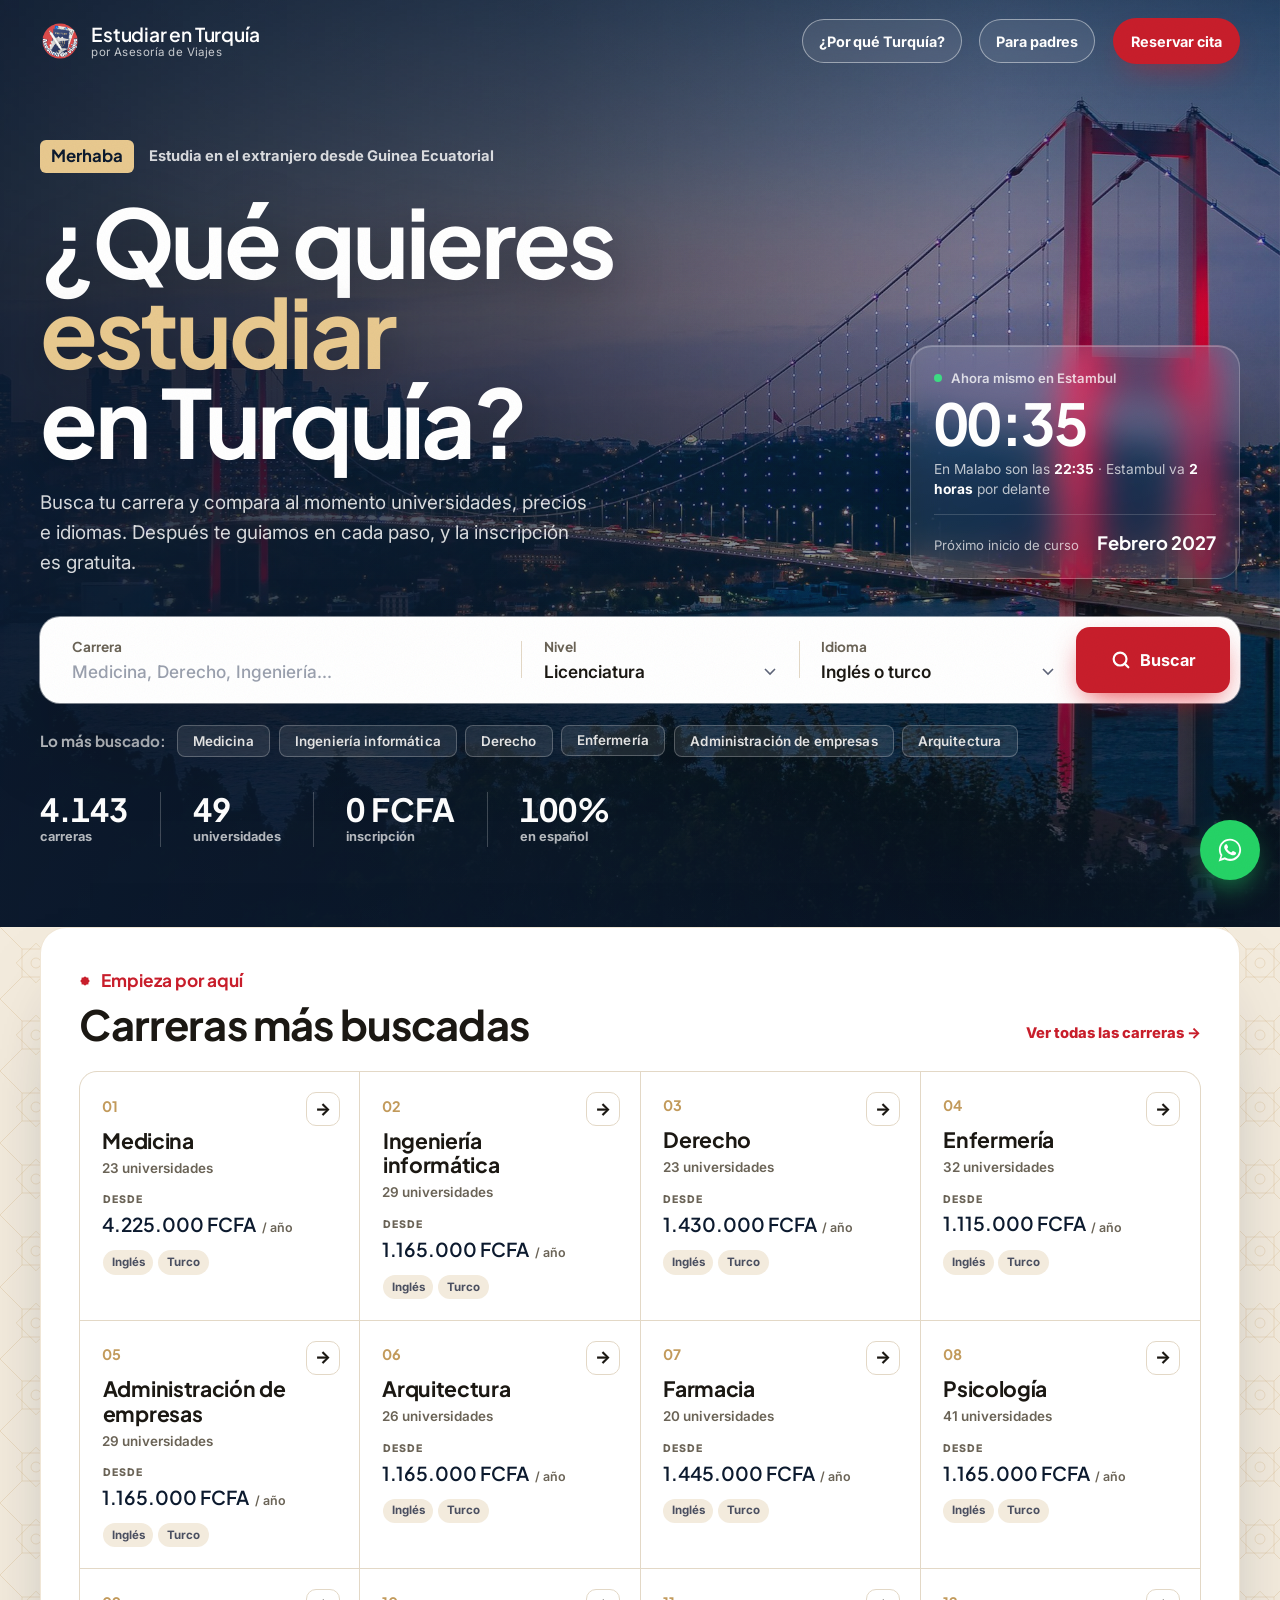
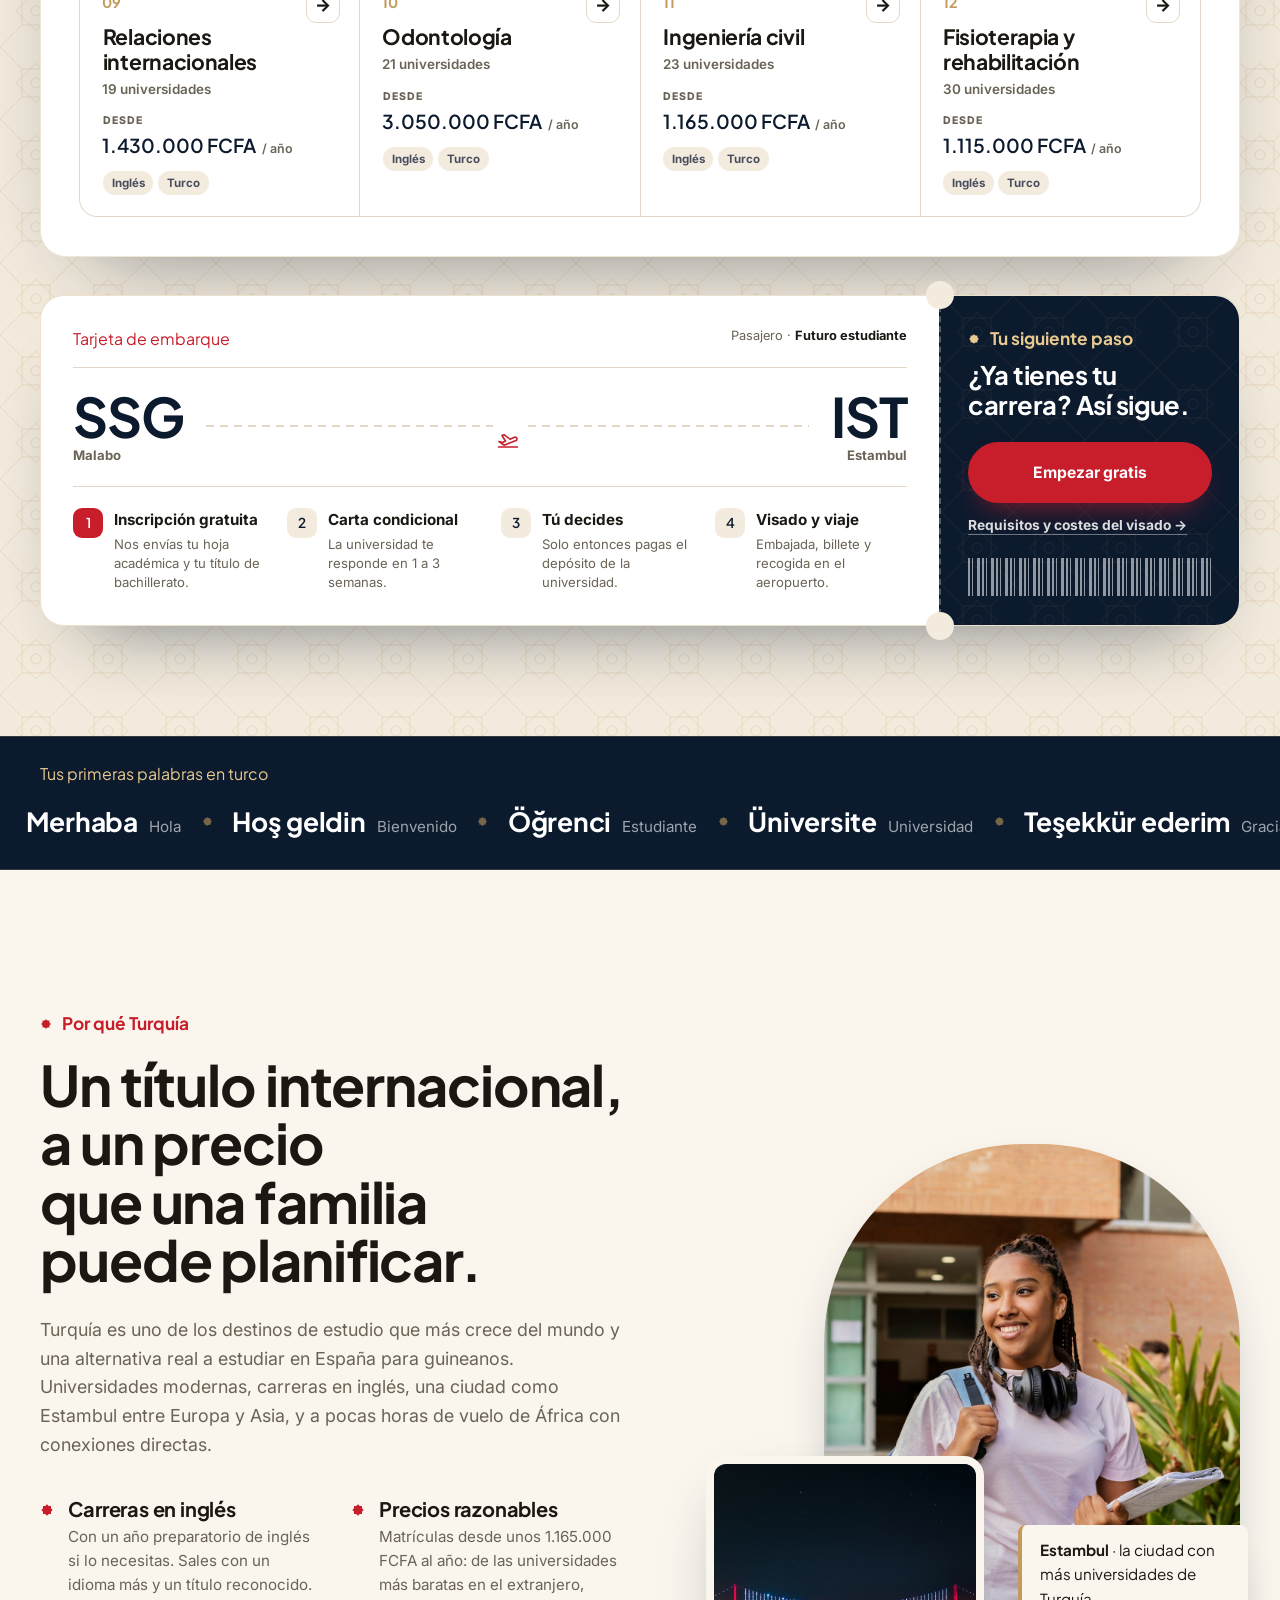
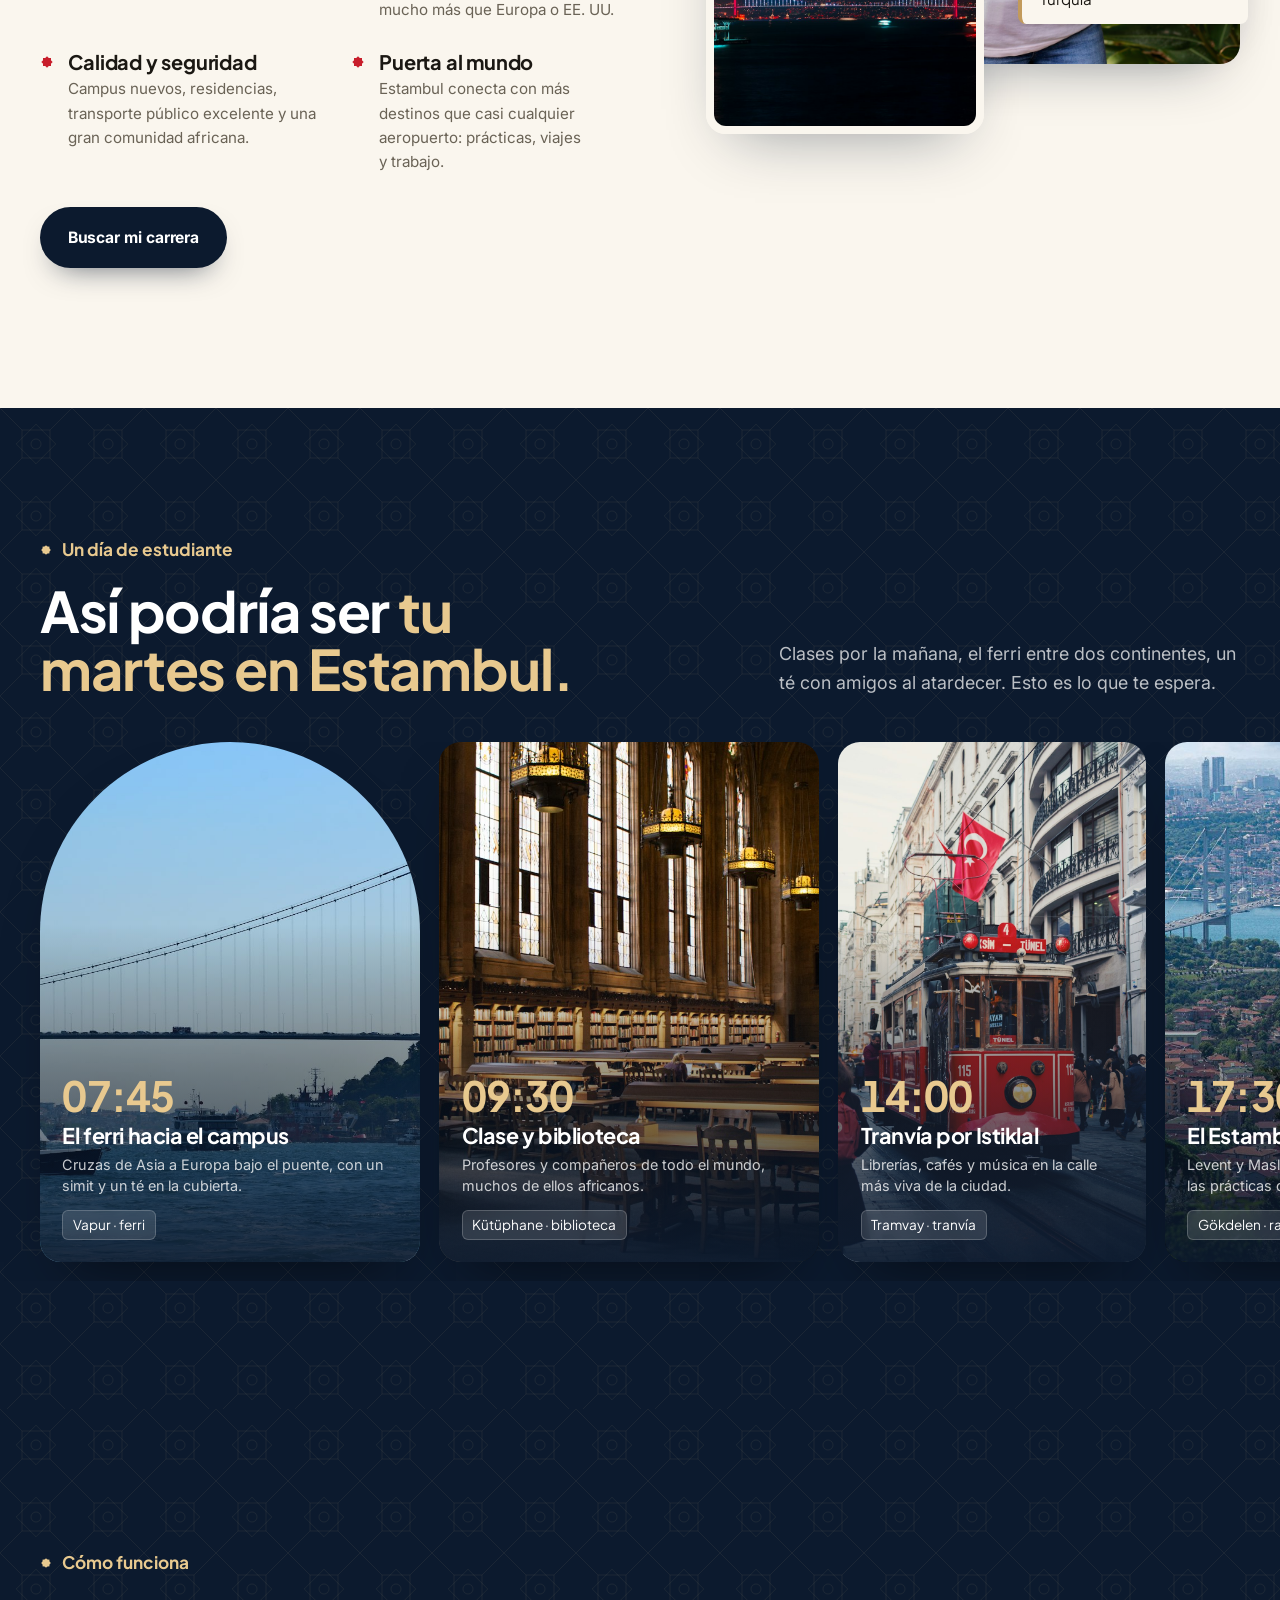
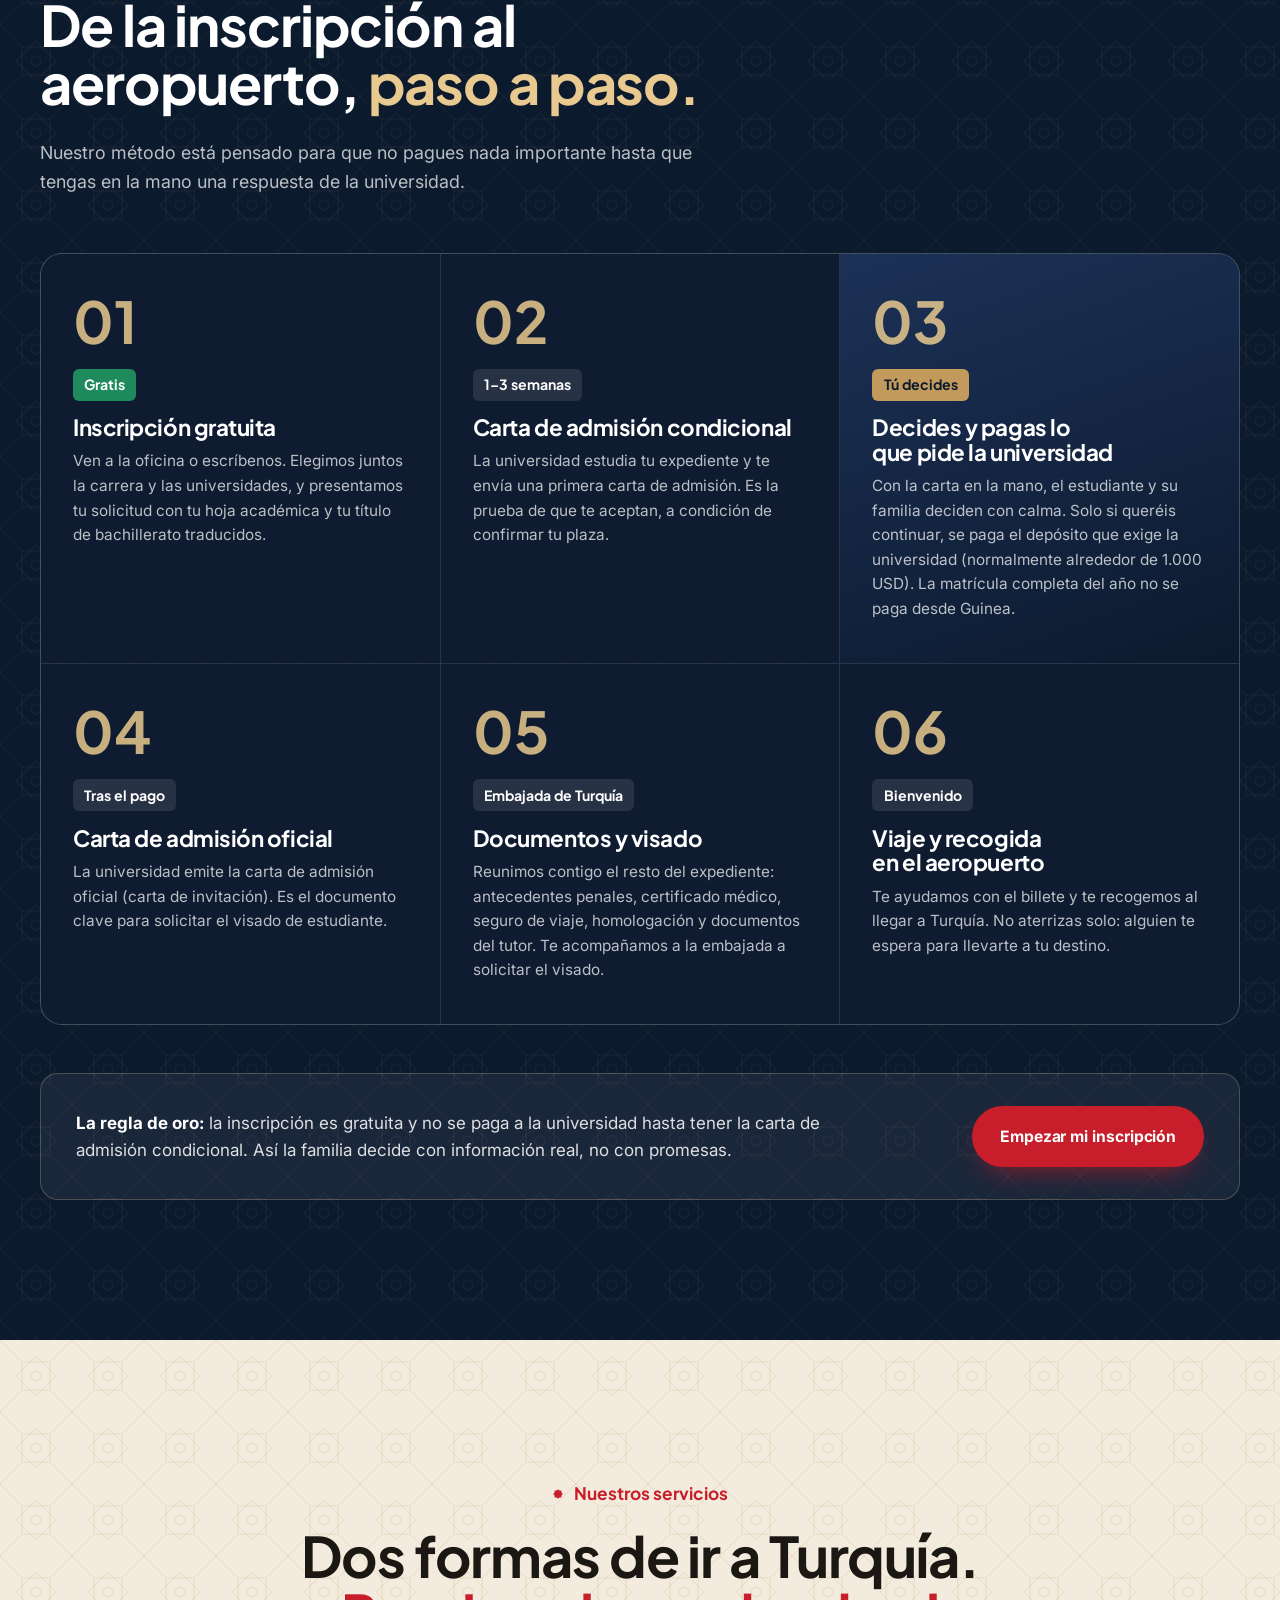
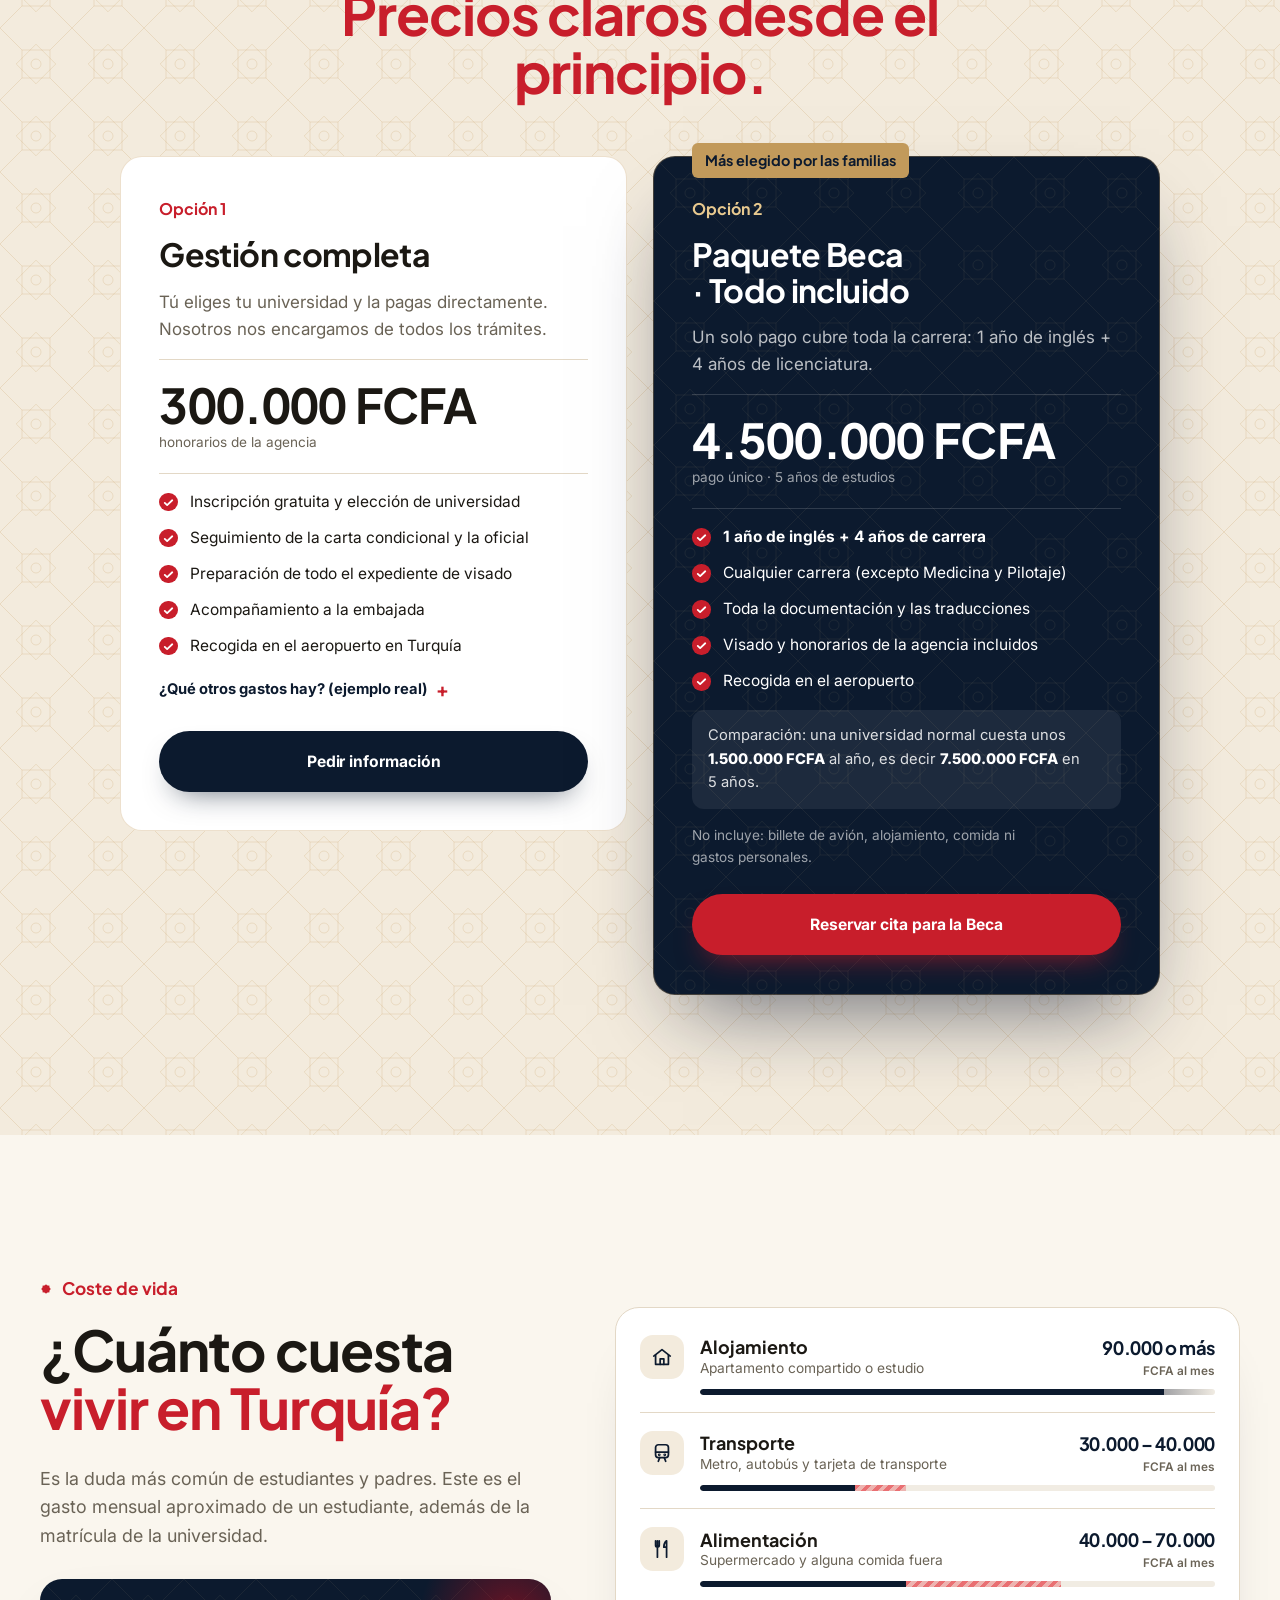
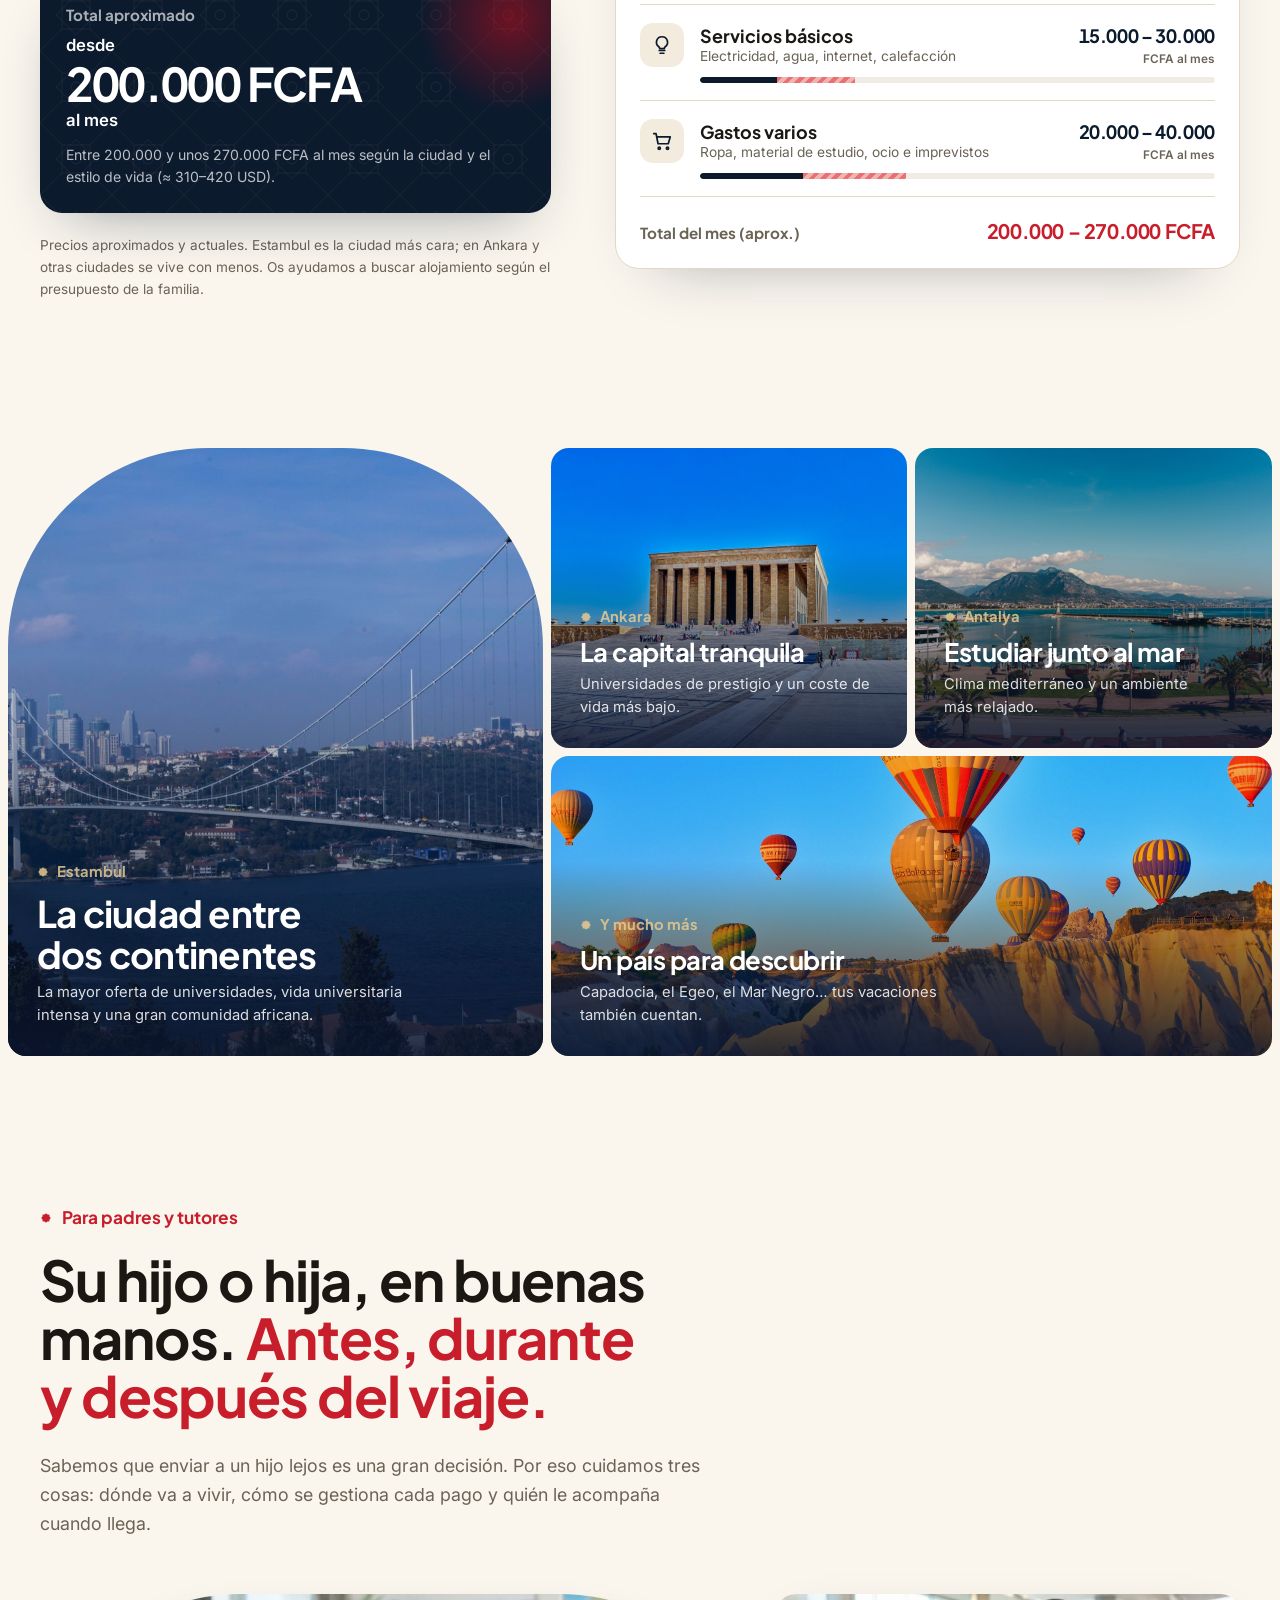
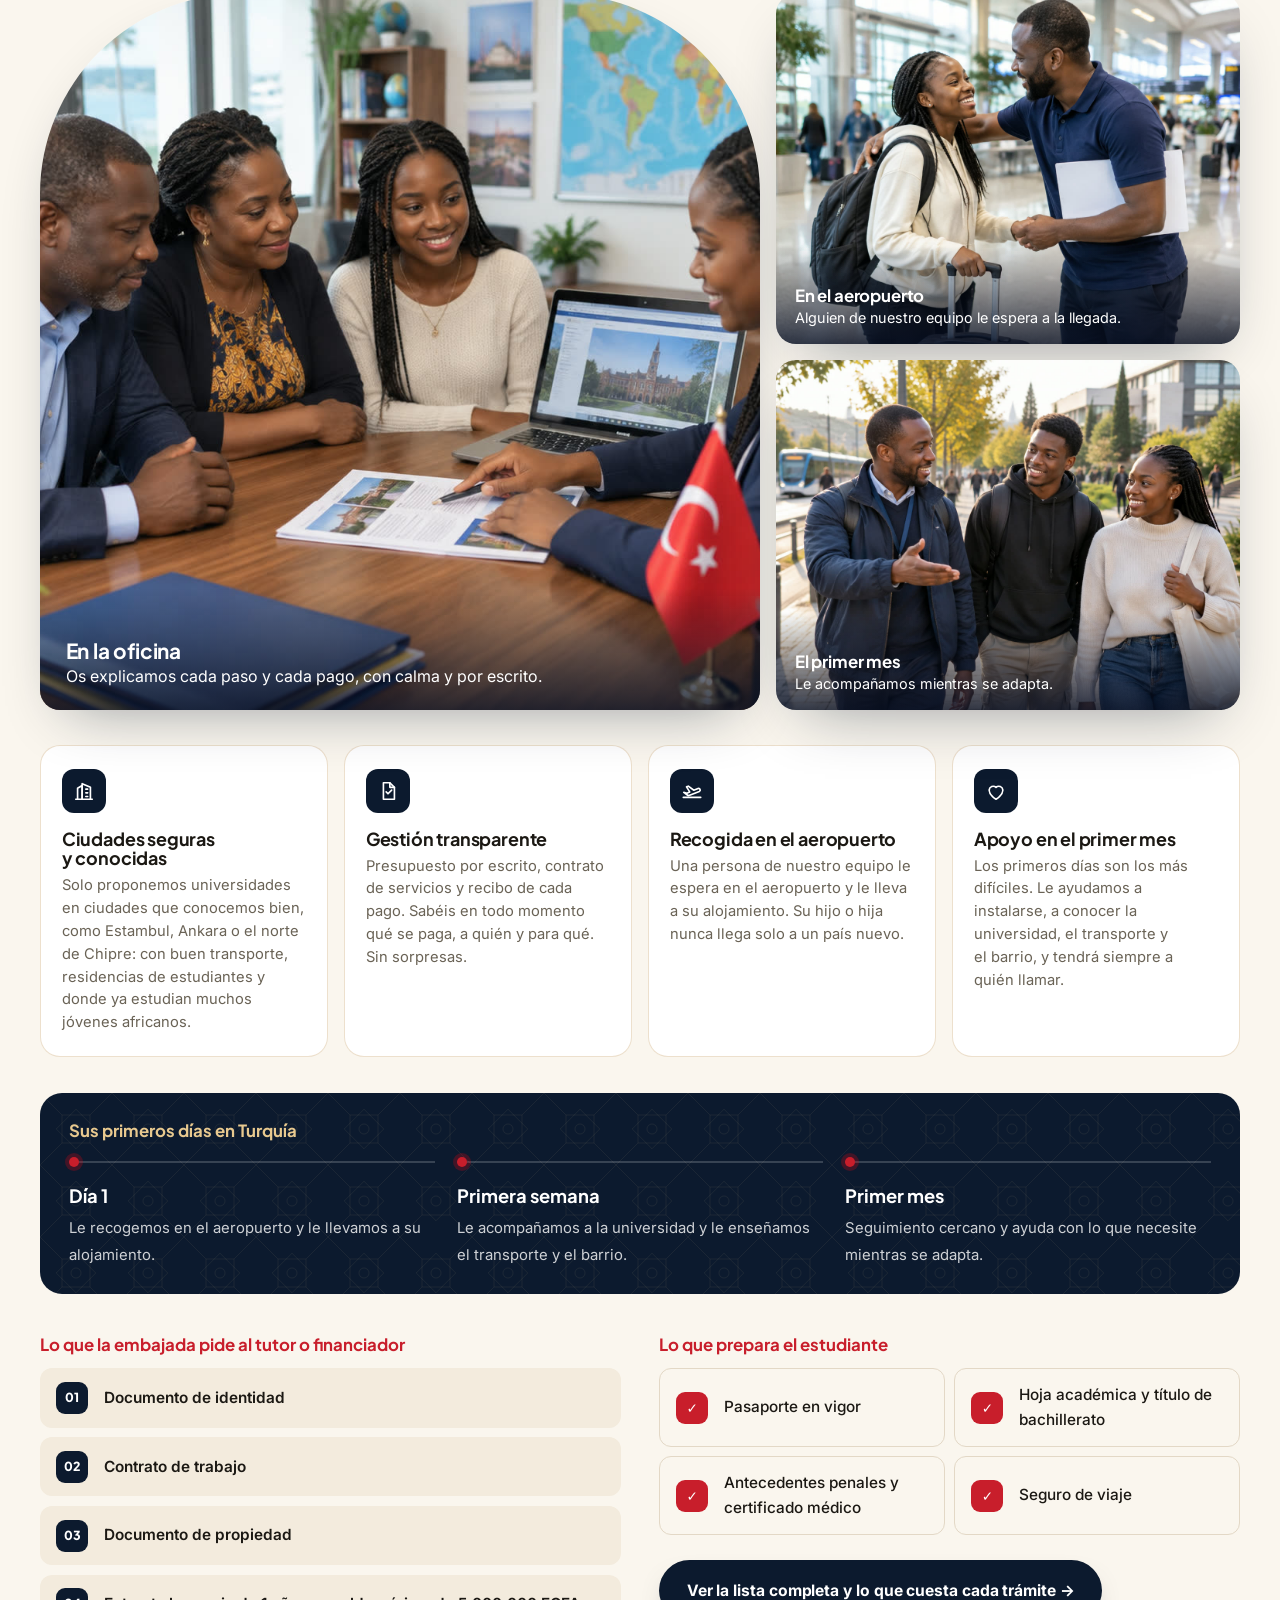
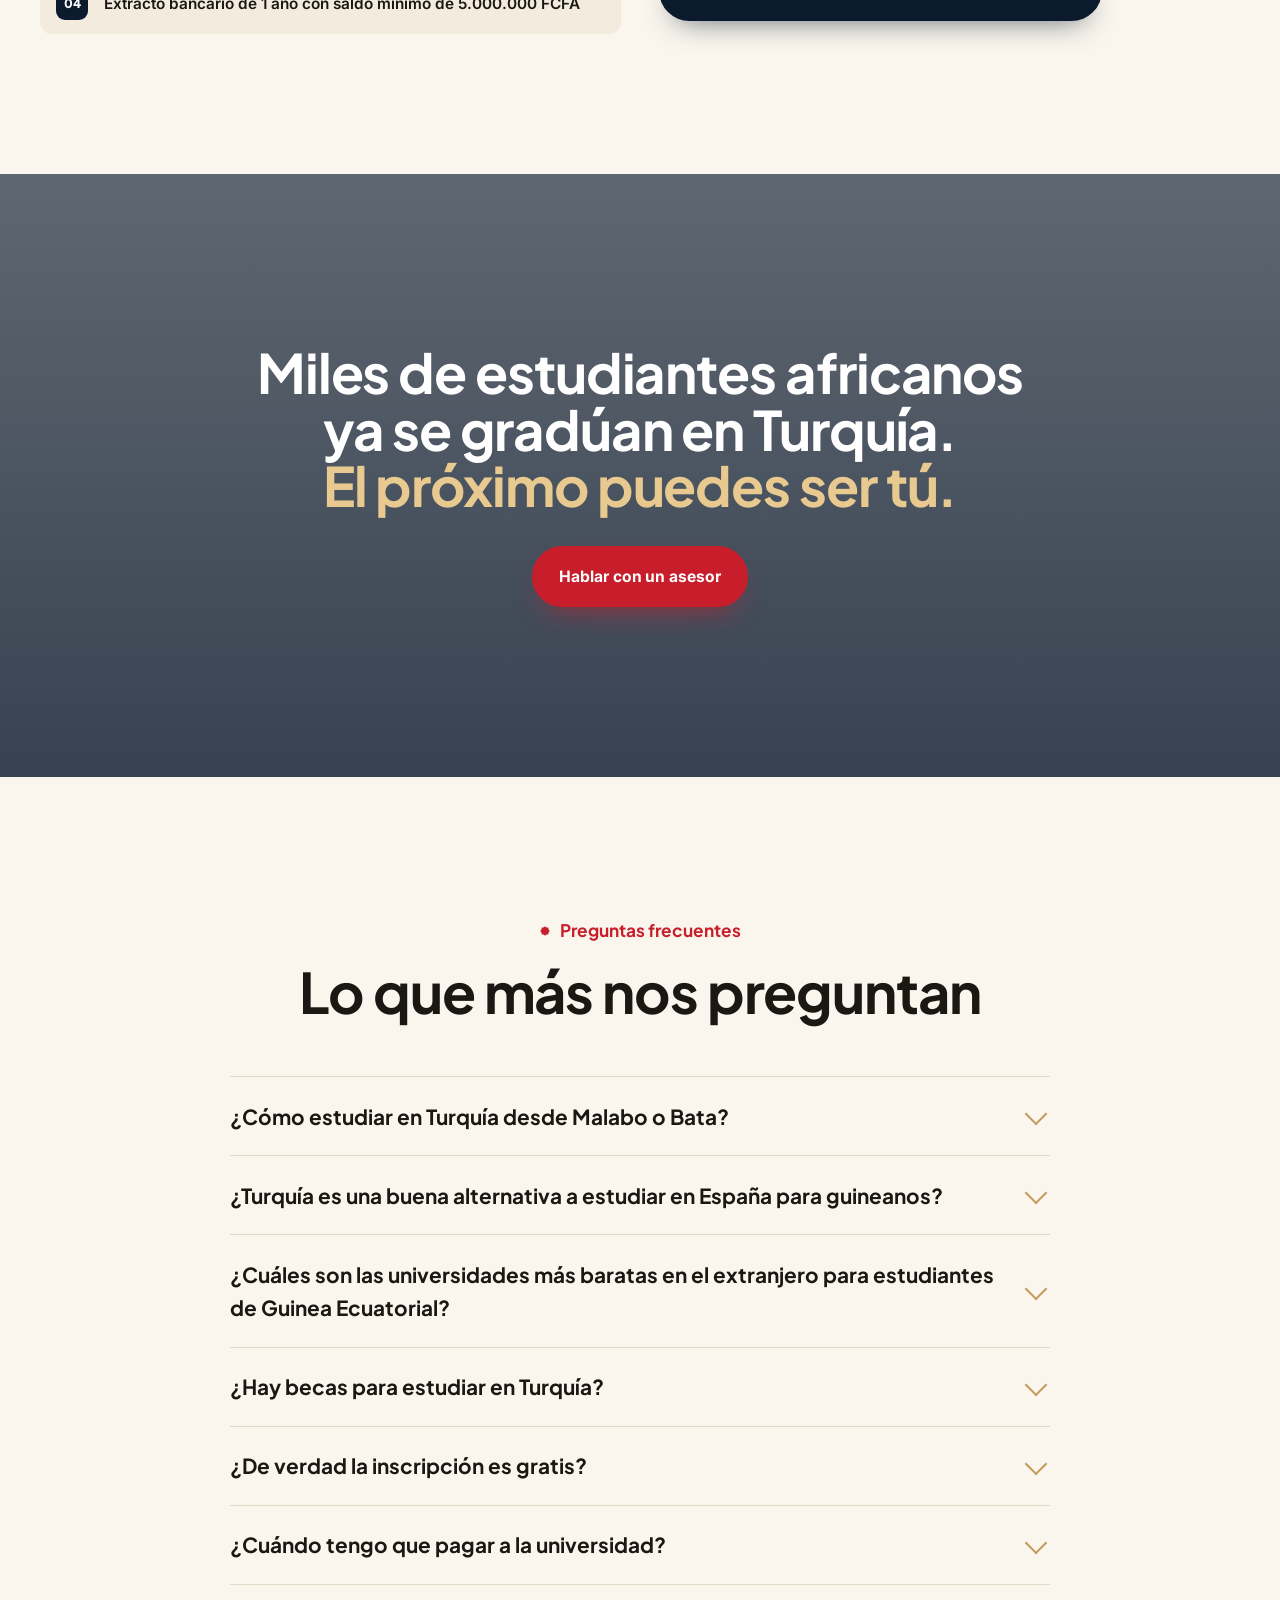
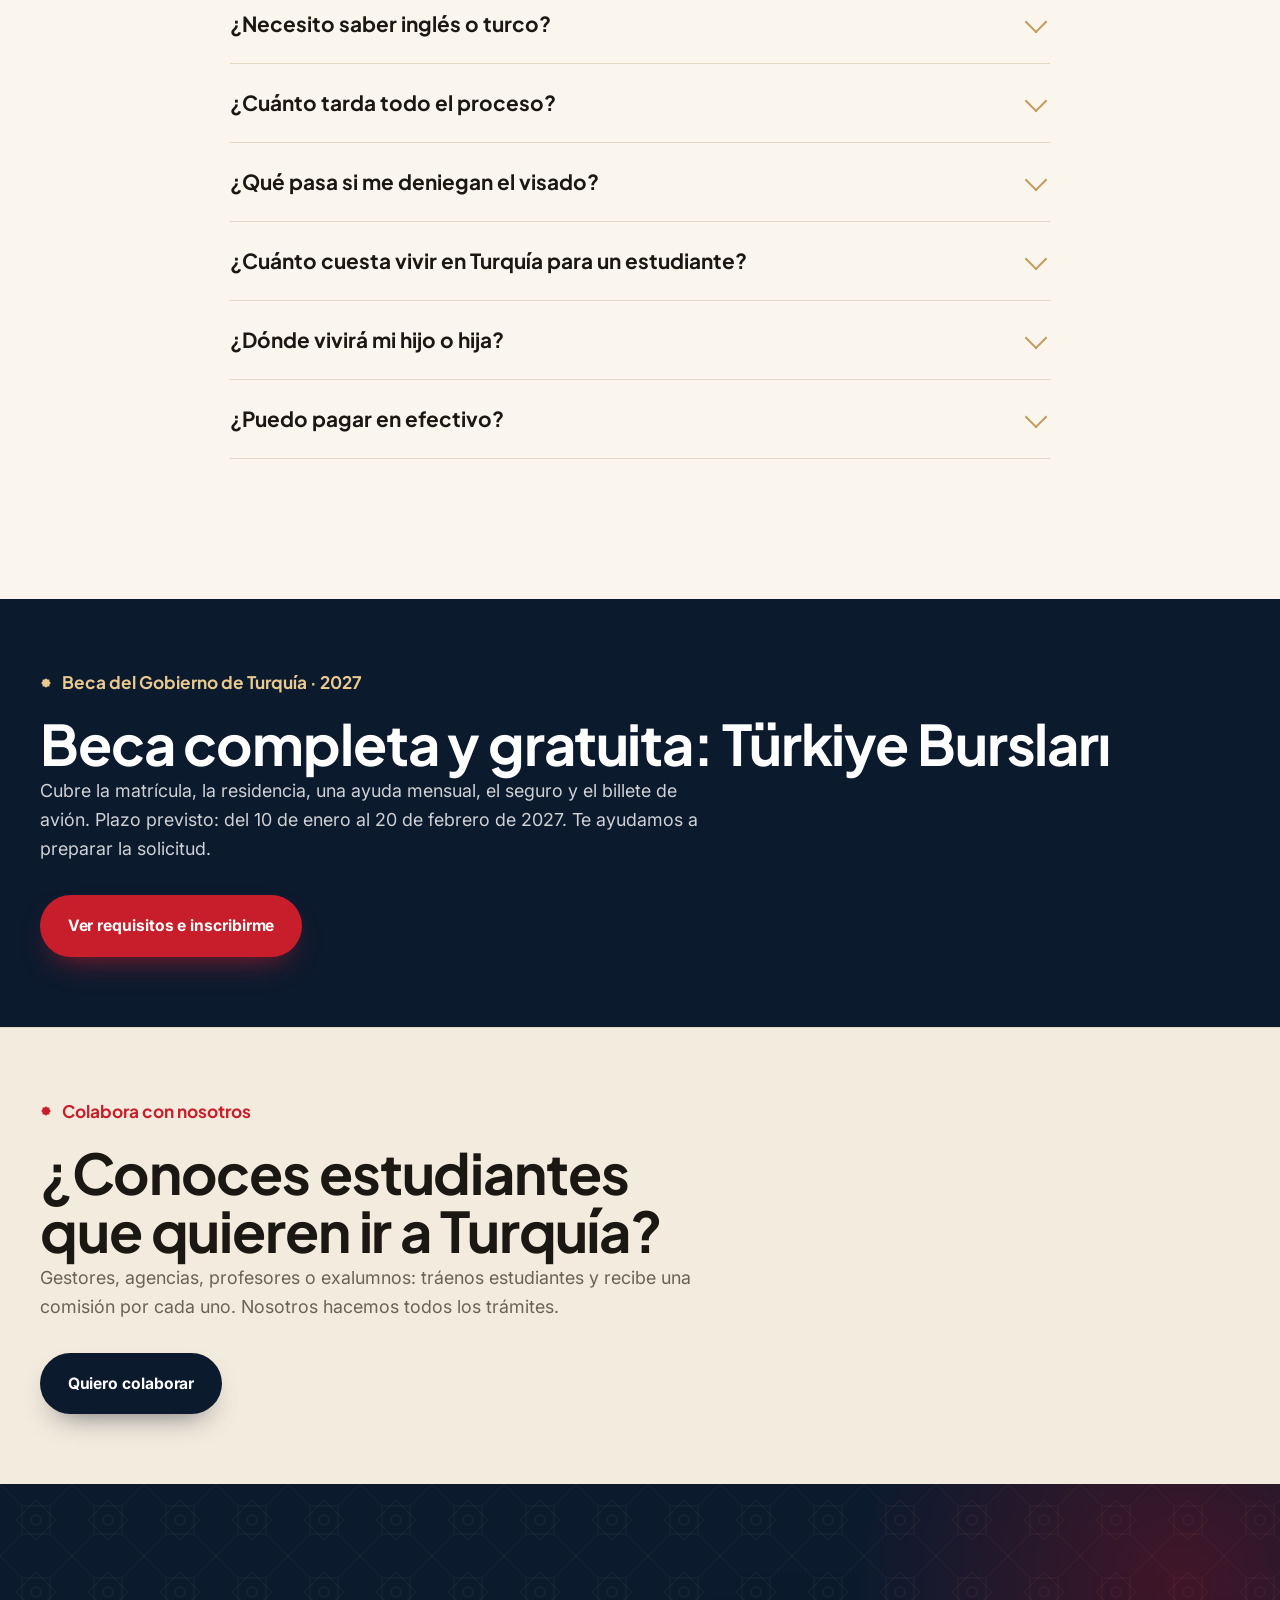
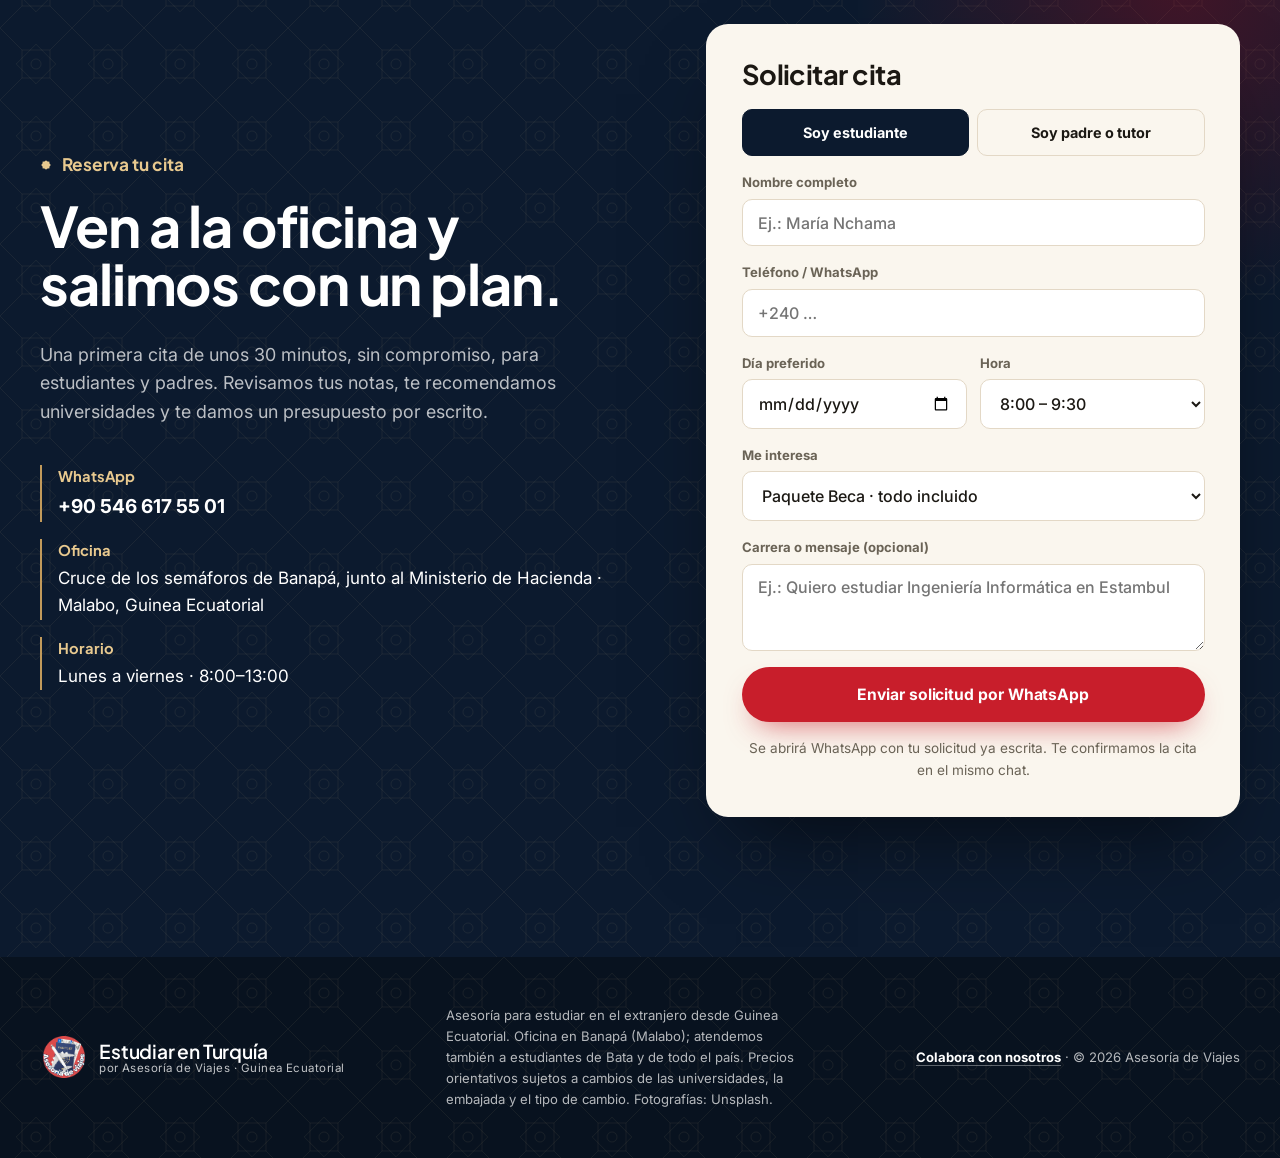
<file: index.html>
<!doctype html>
<html lang="es">
<head>
<meta charset="utf-8">
<meta name="viewport" content="width=device-width, initial-scale=1">
<title>Estudiar en Turquía desde Guinea Ecuatorial | Admisión y Visado</title>
<meta name="description" content="Estudiar en el extranjero desde Guinea Ecuatorial: universidades baratas en Turquía, precios en FCFA, admisión gratuita, visado y recogida en el aeropuerto. Oficina en Malabo (Banapá).">
<link rel="canonical" href="https://turquia.mercadosemu.com/">
<meta property="og:type" content="website">
<meta property="og:locale" content="es_ES">
<meta property="og:site_name" content="Estudiar en Turquía · Asesoría de Viajes">
<meta property="og:url" content="https://turquia.mercadosemu.com/">
<meta property="og:title" content="Estudiar en Turquía desde Guinea Ecuatorial | Admisión y Visado">
<meta property="og:description" content="Universidades en Turquía con precios en FCFA, admisión gratuita, visado y llegada. Para estudiantes de Malabo, Bata y todo el país.">
<meta property="og:image" content="https://turquia.mercadosemu.com/img/bosforo-puente.jpg">
<meta name="twitter:card" content="summary_large_image">
<meta name="theme-color" content="#0B1630">
<link rel="icon" href="img/logo.png">
<link rel="preconnect" href="https://fonts.googleapis.com">
<link rel="preconnect" href="https://fonts.gstatic.com" crossorigin>
<link href="https://fonts.googleapis.com/css2?family=Inter:opsz,wght@14..32,400;14..32,500;14..32,600;14..32,700;14..32,800&family=Plus+Jakarta+Sans:wght@500;600;700;800&display=swap" rel="stylesheet">
<link rel="preload" as="image" href="img/bosforo-puente.jpg">
<link rel="stylesheet" href="styles.css">
<link rel="stylesheet" href="estambul.css">
<script type="application/ld+json">{"@context": "https://schema.org", "@type": ["EducationalOrganization", "LocalBusiness"], "name": "Asesoría de Viajes · Estudiar en Turquía", "url": "https://turquia.mercadosemu.com/", "logo": "https://turquia.mercadosemu.com/img/logo.png", "image": "https://turquia.mercadosemu.com/img/bosforo-puente.jpg", "description": "Agencia que ayuda a estudiantes de Guinea Ecuatorial a estudiar en Turquía: admisión universitaria, visado de estudiante y recogida en el aeropuerto.", "telephone": "+905466175501", "address": {"@type": "PostalAddress", "streetAddress": "Cruce de los semáforos de Banapá, junto al Ministerio de Hacienda", "addressLocality": "Malabo", "addressCountry": "GQ"}, "openingHoursSpecification": [{"@type": "OpeningHoursSpecification", "dayOfWeek": ["Monday", "Tuesday", "Wednesday", "Thursday", "Friday"], "opens": "08:00", "closes": "13:00"}], "areaServed": [{"@type": "Country", "name": "Guinea Ecuatorial"}, {"@type": "City", "name": "Malabo"}, {"@type": "City", "name": "Bata"}], "knowsAbout": ["Estudiar en Turquía", "Estudiar en el extranjero desde Guinea Ecuatorial", "Visado de estudiante para Turquía", "Universidades baratas en el extranjero"]}</script>
<script type="application/ld+json">{"@context": "https://schema.org", "@type": "FAQPage", "mainEntity": [{"@type": "Question", "name": "¿Cómo estudiar en Turquía desde Malabo o Bata?", "acceptedAnswer": {"@type": "Answer", "text": "Empiezas con una inscripción gratuita: nos envías tu hoja académica y tu bachillerato, y pedimos tu admisión a la universidad. Si vives en Malabo, puedes venir a nuestra oficina en Banapá. Si vives en Bata o en otra ciudad, hacemos casi todo por WhatsApp y solo necesitas venir para los trámites finales del visado. Te acompañamos hasta que te recogen en el aeropuerto en Turquía."}}, {"@type": "Question", "name": "¿Turquía es una buena alternativa a estudiar en España para guineanos?", "acceptedAnswer": {"@type": "Answer", "text": "Para muchas familias, sí. Las matrículas en Turquía suelen ser más bajas que en España, hay muchas carreras en inglés con un año preparatorio de idioma, y la admisión es rápida: la carta condicional llega en pocas semanas. Es una opción real para estudiar en el extranjero desde Guinea Ecuatorial sin depender solo de España."}}, {"@type": "Question", "name": "¿Cuáles son las universidades más baratas en el extranjero para estudiantes de Guinea Ecuatorial?", "acceptedAnswer": {"@type": "Answer", "text": "Turquía tiene algunas de las universidades más baratas en el extranjero con títulos reconocidos: hay matrículas desde unos 1.165.000 FCFA al año. En nuestro buscador puedes ver miles de carreras con su precio en FCFA y USD y compararlas."}}, {"@type": "Question", "name": "¿Hay becas para estudiar en Turquía?", "acceptedAnswer": {"@type": "Answer", "text": "Sí. El Gobierno de Turquía ofrece cada año la beca Türkiye Bursları, gratuita, que cubre matrícula, residencia, ayuda mensual, seguro y billete; el plazo suele ser del 10 de enero al 20 de febrero y te ayudamos a solicitarla. Además, muchas universidades privadas aplican descuentos sobre la matrícula, y nuestro Paquete Beca incluye la universidad y todos los trámites por un precio cerrado."}}, {"@type": "Question", "name": "¿De verdad la inscripción es gratis?", "acceptedAnswer": {"@type": "Answer", "text": "Sí. Presentar tu solicitud a la universidad no tiene coste. Solo pagarás la traducción de tu hoja académica y del bachillerato, que la universidad necesita para estudiar tu expediente."}}, {"@type": "Question", "name": "¿Cuándo tengo que pagar a la universidad?", "acceptedAnswer": {"@type": "Answer", "text": "Solo después de recibir la carta de admisión condicional, y solo si decides continuar. Lo que se paga es el depósito que pide la universidad para emitir la carta oficial (normalmente unos 1.000 USD). La matrícula completa no se paga desde Guinea."}}, {"@type": "Question", "name": "¿Necesito saber inglés o turco?", "acceptedAnswer": {"@type": "Answer", "text": "No es obligatorio al empezar. Muchas universidades ofrecen un año preparatorio de inglés, que ya está incluido en nuestro Paquete Beca."}}, {"@type": "Question", "name": "¿Cuánto tarda todo el proceso?", "acceptedAnswer": {"@type": "Answer", "text": "Lo normal es entre 1 y 3 meses desde la inscripción hasta el visado, según la universidad y la embajada. Te recomendamos empezar al menos 3 meses antes del inicio del curso (septiembre o febrero)."}}, {"@type": "Question", "name": "¿Qué pasa si me deniegan el visado?", "acceptedAnswer": {"@type": "Answer", "text": "Preparamos el expediente con mucho cuidado para evitarlo. Si ocurre, analizamos el motivo contigo y vemos las opciones para volver a presentar la solicitud. Te lo explicamos todo por escrito en el contrato."}}, {"@type": "Question", "name": "¿Cuánto cuesta vivir en Turquía para un estudiante?", "acceptedAnswer": {"@type": "Answer", "text": "Aproximadamente desde 200.000 FCFA al mes: alojamiento desde 90.000, transporte 30.000–40.000, comida 40.000–70.000, servicios básicos 15.000–30.000 y gastos varios 20.000–40.000 FCFA. Es aparte de la matrícula de la universidad. Tienes el desglose completo en la sección Coste de vida."}}, {"@type": "Question", "name": "¿Dónde vivirá mi hijo o hija?", "acceptedAnswer": {"@type": "Answer", "text": "Las universidades tienen residencias y hay pisos compartidos de estudiantes. Os orientamos según el presupuesto de la familia. El alojamiento no está incluido en nuestros precios; cuenta desde unos 90.000 FCFA al mes."}}, {"@type": "Question", "name": "¿Puedo pagar en efectivo?", "acceptedAnswer": {"@type": "Answer", "text": "Sí. Los pagos a la agencia se hacen en la oficina, en francos CFA, y siempre con recibo."}}]}</script>

</head>
<body>

<!-- ============ NAV ============ -->
<header class="nav" id="nav">
  <div class="wrap nav__in">
    <a href="#inicio" class="brand">
      <img src="img/logo.png" alt="" width="40" height="40">
      <span><strong>Estudiar en Turquía</strong><small>por Asesoría de Viajes</small></span>
    </a>
    <nav class="nav__links" id="menu">
      <a href="#proceso">Cómo funciona</a>
      <a href="requisitos.html">Requisitos</a>
      <a href="#precios">Precios</a>
      <a href="#vivir">Coste de vida</a>
      <a href="beca.html">Beca gratis</a>
      <a href="#faq">Preguntas</a>
      <a href="#porque" class="btn btn--sm btn--navlite">¿Por qué Turquía?</a>
      <a href="#padres" class="btn btn--sm btn--navlite">Para padres</a>
      <a href="#cita" class="btn btn--red btn--sm">Reservar cita</a>
    </nav>
    <button class="nav__burger" id="burger" aria-label="Abrir menú" aria-expanded="false"><span></span><span></span></button>
  </div>
</header>

<!-- ============ HERO + BUSCADOR ============ -->
<section class="hs" id="inicio">
  <div class="hs__bg"><img src="img/bosforo-puente.jpg" alt="El puente del Bósforo iluminado en rojo al anochecer, con los rascacielos de Estambul al fondo"></div>
  <div class="hs__shade"></div>
  <div class="wrap hs__in">
    <div class="hs__quick" aria-label="Accesos rápidos">
      <a href="#porque">¿Por qué Turquía?</a>
      <a href="#padres">Para padres</a>
      <a href="#cita" class="hs__quick--red">Reservar cita</a>
    </div>
    <div class="hs__top">
      <div class="hs__copy">
        <p class="hs__kicker"><span class="hs__merhaba">Merhaba</span> Estudia en el extranjero desde Guinea Ecuatorial</p>
        <h1>¿Qué quieres <em>estudiar</em> en Turquía?</h1>
        <p class="hs__lead">Busca tu carrera y compara al momento universidades, precios e idiomas. Después te guiamos en cada paso, y la inscripción es gratuita.</p>
      </div>
      <aside class="live" aria-label="Ahora mismo en Estambul">
        <p class="live__k"><span class="dot"></span> Ahora mismo en Estambul</p>
        <p class="live__time"><span id="ltIst">--:--</span><small id="ltWx"></small></p>
        <p class="live__sub">En Malabo son las <b id="ltSsg">--:--</b> · Estambul va <b>2 horas</b> por delante</p>
        <p class="live__next">Próximo inicio de curso<b id="ltIntake">—</b></p>
      </aside>
    </div>

    <form class="sbar" id="sbar" role="search" autocomplete="off">
      <div class="sbar__f sbar__f--q">
        <label for="hq">Carrera</label>
        <input id="hq" type="text" placeholder="Medicina, Derecho, Ingeniería…" aria-autocomplete="list" aria-controls="sugg" aria-expanded="false" enterkeyhint="search">
        <ul class="sugg" id="sugg" role="listbox" hidden></ul>
      </div>
      <div class="sbar__f">
        <label for="hdeg">Nivel</label>
        <select id="hdeg">
          <option value="">Todos</option>
          <option value="B" selected>Licenciatura</option>
          <option value="M">Máster</option>
          <option value="D">Doctorado</option>
          <option value="A">Formación Profesional (FP)</option>
        </select>
      </div>
      <div class="sbar__f">
        <label for="hlang">Idioma</label>
        <select id="hlang">
          <option value="">Inglés o turco</option>
          <option value="Inglés">Inglés</option>
          <option value="Turco">Turco</option>
        </select>
      </div>
      <button class="sbar__go" type="submit" aria-label="Buscar">
        <svg viewBox="0 0 24 24" width="22" height="22" aria-hidden="true"><circle cx="11" cy="11" r="7" fill="none" stroke="currentColor" stroke-width="2.4"/><path d="M20 20l-3.5-3.5" stroke="currentColor" stroke-width="2.4" stroke-linecap="round"/></svg>
        <span>Buscar</span>
      </button>
    </form>

    <div class="hs__pop" id="pop"><span>Lo más buscado:</span></div>

    <ul class="hs__stats">
      <li><strong id="stP">4.000+</strong><span>carreras</span></li>
      <li><strong id="stU">49</strong><span>universidades</span></li>
      <li><strong>0 FCFA</strong><span>inscripción</span></li>
      <li><strong>100%</strong><span>en español</span></li>
    </ul>
  </div>
</section>

<!-- ============ RESULTADOS ============ -->
<section class="res" id="resultados" aria-live="polite">
  <div class="wrap">

    <!-- Estado inicial: carreras populares -->
    <div id="resHome">
      <div class="res__head">
        <div>
          <p class="eyebrow">Empieza por aquí</p>
          <h2>Carreras más buscadas</h2>
        </div>
        <a class="link-arrow" href="programas.html">Ver todas las carreras →</a>
      </div>
      <div class="pgrid" id="popGrid"></div>
    </div>

    <!-- Resultados de búsqueda -->
    <div id="resList" hidden>
      <div class="rsum">
        <div class="rsum__title">
          <p class="eyebrow" id="rKicker">Resultados</p>
          <h2 id="rTitle"></h2>
          <button class="link" id="rClear" type="button">← Nueva búsqueda</button>
        </div>
        <dl class="kpis">
          <div><dt>Universidades</dt><dd id="kUnis">—</dd></div>
          <div><dt>Precio desde</dt><dd id="kFrom">—</dd></div>
          <div><dt>Idiomas</dt><dd id="kLangs">—</dd></div>
        </dl>
      </div>

      <div class="rbar">
        <div class="rtabs" id="rTabs" role="tablist" aria-label="Nivel"></div>
        <div class="rbar__right">
          <div class="seg" role="group" aria-label="Moneda">
            <button class="seg__b is-on" data-cur="xaf" type="button">FCFA</button>
            <button class="seg__b" data-cur="usd" type="button">USD</button>
          </div>
          <select id="rSort" class="fselect fselect--sm" aria-label="Ordenar">
            <option value="asc">Más baratas primero</option>
            <option value="desc">Más caras primero</option>
            <option value="az">Universidad A–Z</option>
          </select>
        </div>
      </div>

      <div class="rtable" id="rRows"></div>

      <div class="rfoot">
        <button class="btn btn--line" id="rMore" type="button" hidden>Mostrar más</button>
        <a class="link-arrow" id="rAll" href="programas.html">Filtros avanzados (ciudad, universidad, precio) →</a>
      </div>
    </div>

    <!-- Siguiente paso -->
    <div class="next pass" id="next">
      <div class="pass__main">
        <div class="pass__top"><span>Tarjeta de embarque</span><span>Pasajero · <b>Futuro estudiante</b></span></div>
        <div class="pass__route" aria-label="De Malabo a Estambul">
          <div><b>SSG</b><small>Malabo</small></div>
          <span class="pass__line" aria-hidden="true"><svg viewBox="0 0 24 24"><path d="M2.5 19h19M3 13.5l3.5 1 3-1.5L6 7.5l2-.8 6 4.5 4.6-2a1.8 1.8 0 0 1 1.4 3.3L8 17.2l-5-3.7z"/></svg></span>
          <div><b>IST</b><small>Estambul</small></div>
        </div>
      <ol class="next__steps">
        <li><span>1</span><div><strong>Inscripción gratuita</strong><p>Nos envías tu hoja académica y tu título de bachillerato.</p></div></li>
        <li><span>2</span><div><strong>Carta condicional</strong><p>La universidad te responde en 1 a 3 semanas.</p></div></li>
        <li><span>3</span><div><strong>Tú decides</strong><p>Solo entonces pagas el depósito de la universidad.</p></div></li>
        <li><span>4</span><div><strong>Visado y viaje</strong><p>Embajada, billete y recogida en el aeropuerto.</p></div></li>
      </ol>
      </div>
      <div class="pass__stub">
        <div class="next__intro">
          <p class="eyebrow">Tu siguiente paso</p>
          <h3>¿Ya tienes tu carrera? Así sigue.</h3>
        </div>
        <div class="next__ctas"><a href="#cita" class="btn btn--red next__cta">Empezar gratis</a><a href="requisitos.html" class="next__req">Requisitos y costes del visado →</a></div>
        <span class="pass__code" aria-hidden="true"></span>
      </div>
    </div>
  </div>
</section>

<!-- ============ TU PRIMER TURCO ============ -->
<section class="words" aria-label="Tus primeras palabras en turco">
  <p class="words__k">Tus primeras palabras en turco</p>
  <div class="words__track">
    <ul class="words__list">
      <li><b>Merhaba</b>Hola</li>
      <li><b>Hoş geldin</b>Bienvenido</li>
      <li><b>Öğrenci</b>Estudiante</li>
      <li><b>Üniversite</b>Universidad</li>
      <li><b>Teşekkür ederim</b>Gracias</li>
      <li><b>Bir çay lütfen</b>Un té, por favor</li>
      <li><b>Arkadaş</b>Amigo</li>
      <li><b>Kütüphane</b>Biblioteca</li>
      <li><b>Vapur</b>Ferri del Bósforo</li>
      <li><b>Görüşürüz</b>Hasta luego</li>
    </ul>
    <ul class="words__list" aria-hidden="true">
      <li><b>Merhaba</b>Hola</li>
      <li><b>Hoş geldin</b>Bienvenido</li>
      <li><b>Öğrenci</b>Estudiante</li>
      <li><b>Üniversite</b>Universidad</li>
      <li><b>Teşekkür ederim</b>Gracias</li>
      <li><b>Bir çay lütfen</b>Un té, por favor</li>
      <li><b>Arkadaş</b>Amigo</li>
      <li><b>Kütüphane</b>Biblioteca</li>
      <li><b>Vapur</b>Ferri del Bósforo</li>
      <li><b>Görüşürüz</b>Hasta luego</li>
    </ul>
  </div>
</section>

<!-- Panel “Tu elección” -->
<div class="drawer" id="drawer" hidden>
  <div class="drawer__bg" data-close></div>
  <aside class="drawer__panel" role="dialog" aria-modal="true" aria-labelledby="dProg">
    <button class="drawer__x" type="button" data-close aria-label="Cerrar">×</button>
    <div class="drawer__head" id="dHead">
      <span class="drawer__grab" aria-hidden="true"></span>
      <p class="eyebrow">Tu elección</p>
      <div id="dLogo"></div>
      <h3 id="dProg"></h3>
      <p class="drawer__uni" id="dUni"></p>
      <div class="drawer__tags" id="dTags"></div>
    </div>
    <div class="drawer__price">
      <div><small id="dPer">Matrícula por año</small><strong id="dXaf"></strong><span id="dUsd"></span></div>
      <p id="dOrig"></p>
    </div>
    <h4>Tu siguiente paso</h4>
    <ol class="dsteps">
      <li class="is-now"><b>Hoy · Gratis</b>Inscripción: nos envías tu hoja académica y tu título de bachillerato.</li>
      <li><b>1–3 semanas</b>La universidad te envía la carta de admisión condicional.</li>
      <li><b>Tú decides</b>Solo si sigues adelante, pagas el depósito que pide la universidad (≈ 1.000 USD).</li>
      <li><b>Visado y viaje</b>Carta oficial, visado en la embajada, billete y recogida en el aeropuerto.</li>
    </ol>
    <a class="btn btn--red btn--block" id="dWa" data-track="Inscripción desde «Tu elección»" target="_blank" rel="noopener" href="#">Empezar mi inscripción gratuita</a>
    <a class="btn btn--line btn--block" id="dCita" href="#cita">Prefiero una cita en la oficina</a>
    <p class="fine">Precio orientativo del curso 2025–26. Te confirmamos el precio exacto antes de que pagues nada.</p>
  </aside>
</div>

<!-- ============ POR QUÉ TURQUÍA ============ -->
<section class="section" id="porque">
  <div class="wrap">
    <div class="split">
      <div class="split__text reveal">
        <p class="eyebrow">Por qué Turquía</p>
        <h2>Un título internacional, a un precio que una familia puede planificar.</h2>
        <p class="lead">Turquía es uno de los destinos de estudio que más crece del mundo y una alternativa real a estudiar en España para guineanos. Universidades modernas, carreras en inglés, una ciudad como Estambul entre Europa y Asia, y a pocas horas de vuelo de África con conexiones directas.</p>
        <div class="why">
          <div class="why__item"><span class="why__ico">◆</span><div><h3>Carreras en inglés</h3><p>Con un año preparatorio de inglés si lo necesitas. Sales con un idioma más y un título reconocido.</p></div></div>
          <div class="why__item"><span class="why__ico">◆</span><div><h3>Precios razonables</h3><p>Matrículas desde unos 1.165.000 FCFA al año: de las universidades más baratas en el extranjero, mucho más que Europa o EE. UU.</p></div></div>
          <div class="why__item"><span class="why__ico">◆</span><div><h3>Calidad y seguridad</h3><p>Campus nuevos, residencias, transporte público excelente y una gran comunidad africana.</p></div></div>
          <div class="why__item"><span class="why__ico">◆</span><div><h3>Puerta al mundo</h3><p>Estambul conecta con más destinos que casi cualquier aeropuerto: prácticas, viajes y trabajo.</p></div></div>
        </div>
        <a href="#inicio" class="btn btn--navy why__cta">Buscar mi carrera</a>
      </div>
      <div class="split__media reveal">
        <figure class="stack">
          <img class="stack__a" src="img/student-walk.jpg" alt="Estudiante sonriente con mochila y apuntes saliendo de la universidad" loading="lazy">
          <img class="stack__b" src="img/puente-ferri-noche.jpg" alt="El puente del Bósforo iluminado de noche, con un ferri cruzando" loading="lazy">
          <figcaption class="stack__tag"><strong>Estambul</strong> · la ciudad con más universidades de Turquía</figcaption>
        </figure>
      </div>
    </div>
  </div>
</section>

<!-- ============ UN DÍA EN ESTAMBUL ============ -->
<section class="day" id="dia" aria-labelledby="diaT">
  <div class="wrap day__head reveal">
    <div>
      <p class="eyebrow eyebrow--light">Un día de estudiante</p>
      <h2 id="diaT">Así podría ser <em>tu martes en Estambul.</em></h2>
    </div>
    <p class="lead">Clases por la mañana, el ferri entre dos continentes, un té con amigos al atardecer. Esto es lo que te espera.</p>
  </div>
  <ol class="day__track" tabindex="0" aria-label="Un día en Estambul, desliza para ver más">
    <li class="dcard">
      <img src="img/bosforo-barco.jpg" alt="Barcos navegando por el Bósforo bajo el puente en una mañana soleada" loading="lazy" width="1400" height="933">
      <div class="dcard__txt"><time>07:45</time><h3>El ferri hacia el campus</h3><p>Cruzas de Asia a Europa bajo el puente, con un simit y un té en la cubierta.</p><span class="dcard__tr">Vapur · ferri</span></div>
    </li>
    <li class="dcard">
      <img src="img/library.jpg" alt="Una gran biblioteca universitaria con mesas de madera y ventanales" loading="lazy" width="1400" height="935">
      <div class="dcard__txt"><time>09:30</time><h3>Clase y biblioteca</h3><p>Profesores y compañeros de todo el mundo, muchos de ellos africanos.</p><span class="dcard__tr">Kütüphane · biblioteca</span></div>
    </li>
    <li class="dcard dcard--tall">
      <img src="img/tram.jpg" alt="El histórico tranvía rojo recorre la avenida Istiklal entre banderas turcas" loading="lazy" width="1000" height="1778">
      <div class="dcard__txt"><time>14:00</time><h3>Tranvía por Istiklal</h3><p>Librerías, cafés y música en la calle más viva de la ciudad.</p><span class="dcard__tr">Tramvay · tranvía</span></div>
    </li>
    <li class="dcard">
      <img src="img/levent.jpg" alt="Los rascacielos del distrito financiero de Levent bajo un cielo azul" loading="lazy" width="1000" height="940">
      <div class="dcard__txt"><time>17:30</time><h3>El Estambul de los rascacielos</h3><p>Levent y Maslak: oficinas, centros comerciales y las prácticas que buscarás al terminar.</p><span class="dcard__tr">Gökdelen · rascacielos</span></div>
    </li>
    <li class="dcard">
      <img src="img/puente-noche.jpg" alt="Los puentes del Bósforo iluminados de noche sobre la ciudad" loading="lazy" width="1400" height="788">
      <div class="dcard__txt"><time>20:30</time><h3>Los puentes se iluminan</h3><p>Un çay con amigos mirando las luces entre dos continentes. Mañana, otra vez.</p><span class="dcard__tr">Köprü · puente</span></div>
    </li>
  </ol>
</section>

<!-- ============ PROCESO ============ -->
<section class="section section--navy" id="proceso">
  <div class="wrap">
    <div class="head reveal">
      <p class="eyebrow eyebrow--light">Cómo funciona</p>
      <h2>De la inscripción al aeropuerto, <em>paso a paso.</em></h2>
      <p class="lead">Nuestro método está pensado para que no pagues nada importante hasta que tengas en la mano una respuesta de la universidad.</p>
    </div>

    <ol class="steps">
      <li class="step reveal">
        <span class="step__n">01</span>
        <div>
          <p class="step__tag step__tag--free">Gratis</p>
          <h3>Inscripción gratuita</h3>
          <p>Ven a la oficina o escríbenos. Elegimos juntos la carrera y las universidades, y presentamos tu solicitud con tu hoja académica y tu título de bachillerato traducidos.</p>
        </div>
      </li>
      <li class="step reveal">
        <span class="step__n">02</span>
        <div>
          <p class="step__tag">1–3 semanas</p>
          <h3>Carta de admisión condicional</h3>
          <p>La universidad estudia tu expediente y te envía una primera carta de admisión. Es la prueba de que te aceptan, a condición de confirmar tu plaza.</p>
        </div>
      </li>
      <li class="step step--key reveal">
        <span class="step__n">03</span>
        <div>
          <p class="step__tag step__tag--gold">Tú decides</p>
          <h3>Decides y pagas lo que pide la universidad</h3>
          <p>Con la carta en la mano, el estudiante y su familia deciden con calma. Solo si queréis continuar, se paga el depósito que exige la universidad (normalmente alrededor de 1.000 USD). La matrícula completa del año no se paga desde Guinea.</p>
        </div>
      </li>
      <li class="step reveal">
        <span class="step__n">04</span>
        <div>
          <p class="step__tag">Tras el pago</p>
          <h3>Carta de admisión oficial</h3>
          <p>La universidad emite la carta de admisión oficial (carta de invitación). Es el documento clave para solicitar el visado de estudiante.</p>
        </div>
      </li>
      <li class="step reveal">
        <span class="step__n">05</span>
        <div>
          <p class="step__tag">Embajada de Turquía</p>
          <h3>Documentos y visado</h3>
          <p>Reunimos contigo el resto del expediente: antecedentes penales, certificado médico, seguro de viaje, homologación y documentos del tutor. Te acompañamos a la embajada a solicitar el visado.</p>
        </div>
      </li>
      <li class="step reveal">
        <span class="step__n">06</span>
        <div>
          <p class="step__tag">Bienvenido</p>
          <h3>Viaje y recogida en el aeropuerto</h3>
          <p>Te ayudamos con el billete y te recogemos al llegar a Turquía. No aterrizas solo: alguien te espera para llevarte a tu destino.</p>
        </div>
      </li>
    </ol>

    <div class="callout reveal">
      <p><strong>La regla de oro:</strong> la inscripción es gratuita y no se paga a la universidad hasta tener la carta de admisión condicional. Así la familia decide con información real, no con promesas.</p>
      <a href="#cita" class="btn btn--red">Empezar mi inscripción</a>
    </div>
  </div>
</section>

<!-- ============ PRECIOS ============ -->
<section class="section section--cream" id="precios">
  <div class="wrap">
    <div class="head head--center reveal">
      <p class="eyebrow">Nuestros servicios</p>
      <h2>Dos formas de ir a Turquía.<br><em>Precios claros desde el principio.</em></h2>
    </div>

    <div class="plans">
      <article class="plan reveal">
        <p class="plan__kicker">Opción 1</p>
        <h3>Gestión completa</h3>
        <p class="plan__desc">Tú eliges tu universidad y la pagas directamente. Nosotros nos encargamos de todos los trámites.</p>
        <p class="plan__price"><span class="money" data-xaf="302000"></span><small>honorarios de la agencia</small></p>
        <ul class="ticks">
          <li>Inscripción gratuita y elección de universidad</li>
          <li>Seguimiento de la carta condicional y la oficial</li>
          <li>Preparación de todo el expediente de visado</li>
          <li>Acompañamiento a la embajada</li>
          <li>Recogida en el aeropuerto en Turquía</li>
        </ul>
        <details class="plan__more">
          <summary>¿Qué otros gastos hay? (ejemplo real)</summary>
          <table class="costs">
            <tr><td>Traducción de documentos</td><td>10.000 / página</td></tr>
            <tr><td>Antecedentes penales</td><td>8.000</td></tr>
            <tr><td>Certificado médico</td><td>22.000</td></tr>
            <tr><td>Homologación en embajada</td><td>13.000–14.000 / pág.</td></tr>
            <tr><td>Seguro de viaje</td><td>≈ 40.000</td></tr>
            <tr><td>Visado (embajada de Turquía)</td><td>80.000</td></tr>
            <tr><td>Depósito de la universidad</td><td>≈ 1.000 USD (650.000)</td></tr>
            <tr><td>Billete de avión</td><td>600.000–700.000</td></tr>
            <tr class="costs__total"><td>Total aproximado con honorarios</td><td>≈ 1.866.000 FCFA</td></tr>
          </table>
          <p class="fine">Importes en FCFA. La matrícula anual se paga aparte, directamente a la universidad.</p>
        </details>
        <a href="#cita" class="btn btn--navy btn--block">Pedir información</a>
      </article>

      <article class="plan plan--feat reveal">
        <p class="plan__badge">Más elegido por las familias</p>
        <p class="plan__kicker">Opción 2</p>
        <h3>Paquete Beca · Todo incluido</h3>
        <p class="plan__desc">Un solo pago cubre toda la carrera: 1 año de inglés + 4 años de licenciatura.</p>
        <p class="plan__price"><span class="money" data-xaf="4500000"></span><small>pago único · 5 años de estudios</small></p>
        <ul class="ticks">
          <li><strong>1 año de inglés + 4 años de carrera</strong></li>
          <li>Cualquier carrera (excepto Medicina y Pilotaje)</li>
          <li>Toda la documentación y las traducciones</li>
          <li>Visado y honorarios de la agencia incluidos</li>
          <li>Recogida en el aeropuerto</li>
        </ul>
        <p class="plan__compare">Comparación: una universidad normal cuesta unos <span class="money" data-xaf="1500000"></span> al año, es decir <span class="money" data-xaf="7500000"></span> en 5 años.</p>
        <p class="plan__no">No incluye: billete de avión, alojamiento, comida ni gastos personales.</p>
        <a href="#cita" class="btn btn--red btn--block">Reservar cita para la Beca</a>
      </article>
    </div>
  </div>
</section>

<!-- ============ COSTE DE VIDA ============ -->
<section class="section" id="vivir">
  <div class="wrap">
    <div class="vivir">
      <div class="vivir__intro reveal">
        <p class="eyebrow">Coste de vida</p>
        <h2>¿Cuánto cuesta <em>vivir en Turquía?</em></h2>
        <p class="lead">Es la duda más común de estudiantes y padres. Este es el gasto mensual aproximado de un estudiante, además de la matrícula de la universidad.</p>
        <div class="vtotal">
          <p class="vtotal__k">Total aproximado</p>
          <p class="vtotal__v">desde <strong>200.000 FCFA</strong> al mes</p>
          <p class="vtotal__s">Entre 200.000 y unos 270.000 FCFA al mes según la ciudad y el estilo de vida (≈ 310–420 USD).</p>
        </div>
        <p class="fine">Precios aproximados y actuales. Estambul es la ciudad más cara; en Ankara y otras ciudades se vive con menos. Os ayudamos a buscar alojamiento según el presupuesto de la familia.</p>
      </div>
      <ul class="vlist reveal" aria-label="Gastos mensuales de un estudiante">
        <li class="vrow">
          <span class="vrow__ic" aria-hidden="true"><svg viewBox="0 0 24 24"><path d="M3 11l9-7 9 7"/><path d="M5 10v10h14V10"/><path d="M10 20v-6h4v6"/></svg></span>
          <div class="vrow__txt"><h3>Alojamiento</h3><p>Apartamento compartido o estudio</p></div>
          <p class="vrow__val"><strong>90.000 o más</strong><small>FCFA al mes</small></p>
          <span class="vbar vbar--open" aria-hidden="true"><i style="width:90%"></i><b style="width:10%"></b></span>
        </li>
        <li class="vrow">
          <span class="vrow__ic" aria-hidden="true"><svg viewBox="0 0 24 24"><rect x="5" y="3" width="14" height="14" rx="3"/><path d="M5 11h14"/><path d="M8 21l1.5-4M16 21l-1.5-4"/><circle cx="9" cy="14" r=".6"/><circle cx="15" cy="14" r=".6"/></svg></span>
          <div class="vrow__txt"><h3>Transporte</h3><p>Metro, autobús y tarjeta de transporte</p></div>
          <p class="vrow__val"><strong>30.000 – 40.000</strong><small>FCFA al mes</small></p>
          <span class="vbar" aria-hidden="true"><i style="width:30%"></i><b style="width:10%"></b></span>
        </li>
        <li class="vrow">
          <span class="vrow__ic" aria-hidden="true"><svg viewBox="0 0 24 24"><path d="M7 3v8M5 3v5a2 2 0 0 0 4 0V3M7 11v10"/><path d="M17 21V3c-2 1.5-3 4-3 7h3"/></svg></span>
          <div class="vrow__txt"><h3>Alimentación</h3><p>Supermercado y alguna comida fuera</p></div>
          <p class="vrow__val"><strong>40.000 – 70.000</strong><small>FCFA al mes</small></p>
          <span class="vbar" aria-hidden="true"><i style="width:40%"></i><b style="width:30%"></b></span>
        </li>
        <li class="vrow">
          <span class="vrow__ic" aria-hidden="true"><svg viewBox="0 0 24 24"><path d="M9 18h6M10 21h4"/><path d="M12 3a6 6 0 0 0-3.5 10.9c.6.5 1 1.2 1 2.1h5c0-.9.4-1.6 1-2.1A6 6 0 0 0 12 3z"/></svg></span>
          <div class="vrow__txt"><h3>Servicios básicos</h3><p>Electricidad, agua, internet, calefacción</p></div>
          <p class="vrow__val"><strong>15.000 – 30.000</strong><small>FCFA al mes</small></p>
          <span class="vbar" aria-hidden="true"><i style="width:15%"></i><b style="width:15%"></b></span>
        </li>
        <li class="vrow">
          <span class="vrow__ic" aria-hidden="true"><svg viewBox="0 0 24 24"><circle cx="9" cy="20" r="1.2"/><circle cx="18" cy="20" r="1.2"/><path d="M3 4h2.5l2.2 11h11.1L21 7.5H6.2"/></svg></span>
          <div class="vrow__txt"><h3>Gastos varios</h3><p>Ropa, material de estudio, ocio e imprevistos</p></div>
          <p class="vrow__val"><strong>20.000 – 40.000</strong><small>FCFA al mes</small></p>
          <span class="vbar" aria-hidden="true"><i style="width:20%"></i><b style="width:20%"></b></span>
        </li>
        <li class="vsum"><span>Total del mes (aprox.)</span><strong>200.000 – 270.000 FCFA</strong></li>
      </ul>
    </div>
  </div>
</section>

<!-- ============ CIUDADES ============ -->
<section class="cities" aria-label="Ciudades">
  <div class="city city--big reveal" style="--img:url(img/puente-dia.jpg)">
    <div><p class="eyebrow eyebrow--light">Estambul</p><h3>La ciudad entre dos continentes</h3><p>La mayor oferta de universidades, vida universitaria intensa y una gran comunidad africana.</p></div>
  </div>
  <div class="city reveal" style="--img:url(img/ankara.jpg)">
    <div><p class="eyebrow eyebrow--light">Ankara</p><h3>La capital tranquila</h3><p>Universidades de prestigio y un coste de vida más bajo.</p></div>
  </div>
  <div class="city reveal" style="--img:url(img/antalya.jpg)">
    <div><p class="eyebrow eyebrow--light">Antalya</p><h3>Estudiar junto al mar</h3><p>Clima mediterráneo y un ambiente más relajado.</p></div>
  </div>
  <div class="city reveal" style="--img:url(img/cappadocia.jpg)">
    <div><p class="eyebrow eyebrow--light">Y mucho más</p><h3>Un país para descubrir</h3><p>Capadocia, el Egeo, el Mar Negro… tus vacaciones también cuentan.</p></div>
  </div>
</section>

<!-- ============ PADRES ============ -->
<section class="section" id="padres">
  <div class="wrap">
    <div class="head reveal padres__head">
      <p class="eyebrow">Para padres y tutores</p>
      <h2>Su hijo o hija, en buenas manos. <em>Antes, durante y después del viaje.</em></h2>
      <p class="lead">Sabemos que enviar a un hijo lejos es una gran decisión. Por eso cuidamos tres cosas: dónde va a vivir, cómo se gestiona cada pago y quién le acompaña cuando llega.</p>
    </div>

    <div class="pgal reveal">
      <figure class="pgal__main">
        <img src="img/padres-family.jpg" alt="Una familia con su hija habla con una asesora en la oficina, revisando la información de la universidad" loading="lazy" width="1200" height="900">
        <figcaption><strong>En la oficina</strong>Os explicamos cada paso y cada pago, con calma y por escrito.</figcaption>
      </figure>
      <figure>
        <img src="img/padres-airport.jpg" alt="Un miembro del equipo recibe con un abrazo a una estudiante que acaba de llegar al aeropuerto de Estambul" loading="lazy" width="1200" height="900">
        <figcaption><strong>En el aeropuerto</strong>Alguien de nuestro equipo le espera a la llegada.</figcaption>
      </figure>
      <figure>
        <img src="img/padres-city.jpg" alt="Un coordinador acompaña a dos estudiantes nuevos por una calle tranquila cerca de la universidad" loading="lazy" width="1200" height="900">
        <figcaption><strong>El primer mes</strong>Le acompañamos mientras se adapta.</figcaption>
      </figure>
    </div>

    <div class="tgrid">
        <article class="tcard reveal"><span class="tcard__ic" aria-hidden="true"><svg viewBox="0 0 24 24"><path d="M3 21h18"/><path d="M5 21V9l5-3v15"/><path d="M10 21V4l9 4v13"/><path d="M14 10h2M14 14h2M14 18h2"/></svg></span><h3>Ciudades seguras y conocidas</h3><p>Solo proponemos universidades en ciudades que conocemos bien, como Estambul, Ankara o el norte de Chipre: con buen transporte, residencias de estudiantes y donde ya estudian muchos jóvenes africanos.</p></article>
        <article class="tcard reveal"><span class="tcard__ic" aria-hidden="true"><svg viewBox="0 0 24 24"><path d="M7 3h7l5 5v13H7z"/><path d="M14 3v5h5"/><path d="M10 13l2 2 4-4"/></svg></span><h3>Gestión transparente</h3><p>Presupuesto por escrito, contrato de servicios y recibo de cada pago. Sabéis en todo momento qué se paga, a quién y para qué. Sin sorpresas.</p></article>
        <article class="tcard reveal"><span class="tcard__ic" aria-hidden="true"><svg viewBox="0 0 24 24"><path d="M2.5 19h19"/><path d="M3 13.5l3.5 1 3-1.5L6 7.5l2-.8 6 4.5 4.6-2a1.8 1.8 0 0 1 1.4 3.3L8 17.2l-5-3.7z"/></svg></span><h3>Recogida en el aeropuerto</h3><p>Una persona de nuestro equipo le espera en el aeropuerto y le lleva a su alojamiento. Su hijo o hija nunca llega solo a un país nuevo.</p></article>
        <article class="tcard reveal"><span class="tcard__ic" aria-hidden="true"><svg viewBox="0 0 24 24"><path d="M12 21s-7.5-4.4-7.5-10A4.5 4.5 0 0 1 12 8a4.5 4.5 0 0 1 7.5 3c0 5.6-7.5 10-7.5 10z"/></svg></span><h3>Apoyo en el primer mes</h3><p>Los primeros días son los más difíciles. Le ayudamos a instalarse, a conocer la universidad, el transporte y el barrio, y tendrá siempre a quién llamar.</p></article>
    </div>

    <div class="fdays reveal">
      <p class="mini">Sus primeros días en Turquía</p>
      <ol>
        <li><b>Día 1</b><span>Le recogemos en el aeropuerto y le llevamos a su alojamiento.</span></li>
        <li><b>Primera semana</b><span>Le acompañamos a la universidad y le enseñamos el transporte y el barrio.</span></li>
        <li><b>Primer mes</b><span>Seguimiento cercano y ayuda con lo que necesite mientras se adapta.</span></li>
      </ol>
    </div>

    <div class="pdocs reveal">
      <div>
        <h3 class="mini">Lo que la embajada pide al tutor o financiador</h3>
        <ul class="docs">
          <li><span>01</span>Documento de identidad</li>
          <li><span>02</span>Contrato de trabajo</li>
          <li><span>03</span>Documento de propiedad</li>
          <li><span>04</span>Extracto bancario de 1 año con saldo mínimo de 5.000.000 FCFA</li>
        </ul>
      </div>
      <div>
        <h3 class="mini">Lo que prepara el estudiante</h3>
        <ul class="docs docs--soft">
          <li><span>✓</span>Pasaporte en vigor</li>
          <li><span>✓</span>Hoja académica y título de bachillerato</li>
          <li><span>✓</span>Antecedentes penales y certificado médico</li>
          <li><span>✓</span>Seguro de viaje</li>
        </ul>
        <a href="requisitos.html" class="btn btn--navy req-cta">Ver la lista completa y lo que cuesta cada trámite →</a>
      </div>
    </div>
  </div>
</section>

<!-- ============ BANDA ============ -->
<section class="band" style="--img:url(img/caps.jpg)">
  <div class="wrap band__in reveal">
    <h2>Miles de estudiantes africanos ya se gradúan en Turquía.<br><em>El próximo puedes ser tú.</em></h2>
    <a href="#cita" class="btn btn--red">Hablar con un asesor</a>
  </div>
</section>

<!-- ============ FAQ ============ -->
<section class="section" id="faq">
  <div class="wrap wrap--narrow">
    <div class="head head--center reveal">
      <p class="eyebrow">Preguntas frecuentes</p>
      <h2>Lo que más nos preguntan</h2>
    </div>
    <div class="faq reveal">
      <details><summary>¿Cómo estudiar en Turquía desde Malabo o Bata?</summary><p>Empiezas con una inscripción gratuita: nos envías tu hoja académica y tu bachillerato, y pedimos tu admisión a la universidad. Si vives en Malabo, puedes venir a nuestra oficina en Banapá. Si vives en Bata o en otra ciudad, hacemos casi todo por WhatsApp y solo necesitas venir para los trámites finales del visado. Te acompañamos hasta que te recogen en el aeropuerto en Turquía.</p></details>
      <details><summary>¿Turquía es una buena alternativa a estudiar en España para guineanos?</summary><p>Para muchas familias, sí. Las matrículas en Turquía suelen ser más bajas que en España, hay muchas carreras en inglés con un año preparatorio de idioma, y la admisión es rápida: la carta condicional llega en pocas semanas. Es una opción real para estudiar en el extranjero desde Guinea Ecuatorial sin depender solo de España.</p></details>
      <details><summary>¿Cuáles son las universidades más baratas en el extranjero para estudiantes de Guinea Ecuatorial?</summary><p>Turquía tiene algunas de las universidades más baratas en el extranjero con títulos reconocidos: hay matrículas desde unos 1.165.000 FCFA al año. En nuestro buscador puedes ver miles de carreras con su precio en FCFA y USD y compararlas.</p></details>
      <details><summary>¿Hay becas para estudiar en Turquía?</summary><p>Sí. El Gobierno de Turquía ofrece cada año la beca Türkiye Bursları, gratuita, que cubre matrícula, residencia, ayuda mensual, seguro y billete; el plazo suele ser del 10 de enero al 20 de febrero y <a href="beca.html">te ayudamos a solicitarla</a>. Además, muchas universidades privadas aplican descuentos sobre la matrícula, y nuestro Paquete Beca incluye la universidad y todos los trámites por un precio cerrado.</p></details>
      <details><summary>¿De verdad la inscripción es gratis?</summary><p>Sí. Presentar tu solicitud a la universidad no tiene coste. Solo pagarás la traducción de tu hoja académica y del bachillerato, que la universidad necesita para estudiar tu expediente.</p></details>
      <details><summary>¿Cuándo tengo que pagar a la universidad?</summary><p>Solo después de recibir la carta de admisión condicional, y solo si decides continuar. Lo que se paga es el depósito que pide la universidad para emitir la carta oficial (normalmente unos 1.000 USD). La matrícula completa no se paga desde Guinea.</p></details>
      <details><summary>¿Necesito saber inglés o turco?</summary><p>No es obligatorio al empezar. Muchas universidades ofrecen un año preparatorio de inglés, que ya está incluido en nuestro Paquete Beca.</p></details>
      <details><summary>¿Cuánto tarda todo el proceso?</summary><p>Lo normal es entre 1 y 3 meses desde la inscripción hasta el visado, según la universidad y la embajada. Te recomendamos empezar al menos 3 meses antes del inicio del curso (septiembre o febrero).</p></details>
      <details><summary>¿Qué pasa si me deniegan el visado?</summary><p>Preparamos el expediente con mucho cuidado para evitarlo. Si ocurre, analizamos el motivo contigo y vemos las opciones para volver a presentar la solicitud. Te lo explicamos todo por escrito en el contrato.</p></details>
      <details><summary>¿Cuánto cuesta vivir en Turquía para un estudiante?</summary><p>Aproximadamente desde 200.000 FCFA al mes: alojamiento desde 90.000, transporte 30.000–40.000, comida 40.000–70.000, servicios básicos 15.000–30.000 y gastos varios 20.000–40.000 FCFA. Es aparte de la matrícula de la universidad. Tienes el desglose completo en la sección <a href="#vivir">Coste de vida</a>.</p></details>
      <details><summary>¿Dónde vivirá mi hijo o hija?</summary><p>Las universidades tienen residencias y hay pisos compartidos de estudiantes. Os orientamos según el presupuesto de la familia. El alojamiento no está incluido en nuestros precios; cuenta desde unos 90.000 FCFA al mes.</p></details>
      <details><summary>¿Puedo pagar en efectivo?</summary><p>Sí. Los pagos a la agencia se hacen en la oficina, en francos CFA, y siempre con recibo.</p></details>
    </div>
  </div>
</section>

<!-- ============ COLABORA ============ -->
<section class="scta beca-band">
  <div class="wrap scta__in">
    <div>
      <p class="eyebrow eyebrow--light">Beca del Gobierno de Turquía · 2027</p>
      <h2>Beca completa y gratuita: Türkiye Bursları</h2>
      <p class="lead">Cubre la matrícula, la residencia, una ayuda mensual, el seguro y el billete de avión. Plazo previsto: del 10 de enero al 20 de febrero de 2027. Te ayudamos a preparar la solicitud.</p>
    </div>
    <a href="beca.html" class="btn btn--red">Ver requisitos e inscribirme</a>
  </div>
</section>

<section class="scta colab-band">
  <div class="wrap scta__in">
    <div>
      <p class="eyebrow">Colabora con nosotros</p>
      <h2>¿Conoces estudiantes que quieren ir a Turquía?</h2>
      <p class="lead">Gestores, agencias, profesores o exalumnos: tráenos estudiantes y recibe una comisión por cada uno. Nosotros hacemos todos los trámites.</p>
    </div>
    <a href="colabora.html" class="btn btn--navy">Quiero colaborar</a>
  </div>
</section>

<!-- ============ CITA ============ -->
<section class="section section--navy cita" id="cita">
  <div class="wrap">
    <div class="split">
      <div class="split__text reveal">
        <p class="eyebrow eyebrow--light">Reserva tu cita</p>
        <h2>Ven a la oficina y salimos con un plan.</h2>
        <p class="lead">Una primera cita de unos 30 minutos, sin compromiso, para estudiantes y padres. Revisamos tus notas, te recomendamos universidades y te damos un presupuesto por escrito.</p>
        <ul class="contact">
          <li><span class="contact__k">WhatsApp</span><a data-track="Contacto (cita)" href="https://wa.me/905466175501" target="_blank" rel="noopener">+90 546 617 55 01</a></li>
          <li><span class="contact__k">Oficina</span><span>Cruce de los semáforos de Banapá, junto al Ministerio de Hacienda · Malabo, Guinea Ecuatorial</span></li>
          <li><span class="contact__k">Horario</span><span>Lunes a viernes · 8:00–13:00</span></li>
        </ul>
      </div>

      <form class="form reveal" id="citaForm" novalidate>
        <h3>Solicitar cita</h3>
        <div class="who" role="radiogroup" aria-label="Soy">
          <label><input type="radio" name="who" value="Estudiante" checked><span>Soy estudiante</span></label>
          <label><input type="radio" name="who" value="Padre / madre / tutor"><span>Soy padre o tutor</span></label>
        </div>
        <label class="f">Nombre completo<input name="nombre" required autocomplete="name" placeholder="Ej.: María Nchama"></label>
        <label class="f">Teléfono / WhatsApp<input name="tel" required type="tel" autocomplete="tel" placeholder="+240 …"></label>
        <div class="f2">
          <label class="f">Día preferido<input name="fecha" type="date" required></label>
          <label class="f">Hora<select name="hora"><option>8:00 – 9:30</option><option>9:30 – 11:00</option><option>11:00 – 13:00</option></select></label>
        </div>
        <label class="f">Me interesa<select name="interes"><option>Paquete Beca · todo incluido</option><option>Gestión completa (pago universidad aparte)</option><option>Aún no lo sé, quiero información</option></select></label>
        <label class="f">Carrera o mensaje (opcional)<textarea name="msg" rows="3" placeholder="Ej.: Quiero estudiar Ingeniería Informática en Estambul"></textarea></label>
        <p class="form__err" id="formErr" hidden>Por favor, completa tu nombre, teléfono y el día.</p>
        <p class="form__ok" id="formOk" hidden>Se ha abierto WhatsApp con tu solicitud. <strong>Pulsa «Enviar»</strong> para que la recibamos y te confirmamos la cita.</p>
        <button class="btn btn--red btn--block" type="submit">Enviar solicitud por WhatsApp</button>
        <p class="fine fine--light">Se abrirá WhatsApp con tu solicitud ya escrita. Te confirmamos la cita en el mismo chat.</p>
      </form>
    </div>
  </div>
</section>

<!-- ============ FOOTER ============ -->
<footer class="foot">
  <div class="wrap foot__in">
    <div class="brand brand--foot">
      <img src="img/logo.png" alt="" width="48" height="48">
      <span><strong>Estudiar en Turquía</strong><small>por Asesoría de Viajes · Guinea Ecuatorial</small></span>
    </div>
    <p class="foot__note">Asesoría para estudiar en el extranjero desde Guinea Ecuatorial. Oficina en Banapá (Malabo); atendemos también a estudiantes de Bata y de todo el país. Precios orientativos sujetos a cambios de las universidades, la embajada y el tipo de cambio. Fotografías: Unsplash.</p>
    <p class="foot__copy"><a href="colabora.html" class="foot__link">Colabora con nosotros</a> · © <span id="year"></span> Asesoría de Viajes</p>
  </div>
</footer>

<a class="wa" data-track="Botón flotante" href="https://wa.me/905466175501?text=Hola%2C%20vengo%20de%20la%20p%C3%A1gina%20web%20%28turquia.mercadosemu.com%29%20y%20quiero%20informaci%C3%B3n%20para%20estudiar%20en%20Turqu%C3%ADa." target="_blank" rel="noopener" aria-label="Escribir por WhatsApp">
  <svg viewBox="0 0 32 32" width="28" height="28" aria-hidden="true"><path fill="currentColor" d="M16 3C9 3 3.3 8.6 3.3 15.6c0 2.4.7 4.7 1.9 6.7L3 29l6.9-2.1c1.9 1 4 1.6 6.1 1.6 7 0 12.7-5.6 12.7-12.6S23 3 16 3zm0 23.1c-1.9 0-3.8-.5-5.4-1.5l-.4-.2-4.1 1.2 1.2-4-.3-.4c-1.1-1.7-1.6-3.6-1.6-5.6 0-5.8 4.7-10.5 10.6-10.5s10.6 4.7 10.6 10.5S21.9 26.1 16 26.1zm5.8-7.9c-.3-.2-1.9-.9-2.2-1-.3-.1-.5-.2-.7.2-.2.3-.8 1-1 1.2-.2.2-.4.2-.7.1-.3-.2-1.4-.5-2.6-1.6-1-.9-1.6-1.9-1.8-2.2-.2-.3 0-.5.1-.7l.5-.6c.2-.2.2-.3.3-.6.1-.2 0-.4 0-.6l-1-2.4c-.3-.6-.5-.5-.7-.5h-.6c-.2 0-.6.1-.9.4-.3.3-1.2 1.1-1.2 2.8s1.2 3.3 1.4 3.5c.2.2 2.4 3.6 5.8 5 .8.4 1.4.6 1.9.7.8.3 1.5.2 2.1.1.6-.1 1.9-.8 2.2-1.5.3-.7.3-1.4.2-1.5-.1-.2-.3-.3-.6-.4z"/></svg>
</a>

<script src="visit.js"></script>
<script src="track.js" defer></script>
<script src="data/programas.js" defer></script>
<script src="app.js" defer></script>
<script src="estambul.js" defer></script>
</body>
</html>
</file>
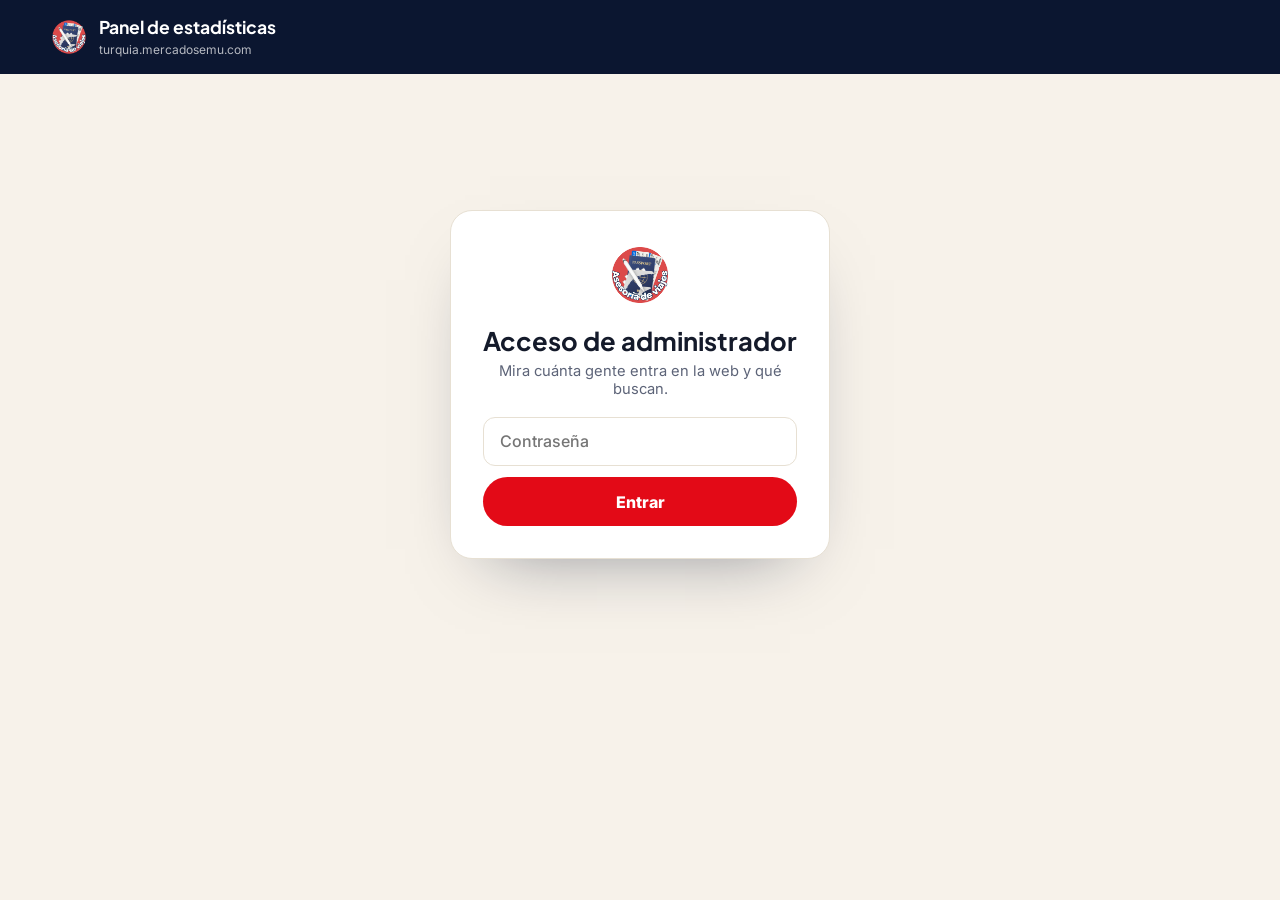
<file: admin.html>
<!doctype html>
<html lang="es">
<head>
<meta charset="utf-8">
<meta name="viewport" content="width=device-width, initial-scale=1">
<meta name="robots" content="noindex, nofollow">
<title>Panel · Estudiar en Turquía</title>
<link rel="icon" href="img/logo.png">
<link rel="preconnect" href="https://fonts.googleapis.com">
<link rel="preconnect" href="https://fonts.gstatic.com" crossorigin>
<link href="https://fonts.googleapis.com/css2?family=Inter:opsz,wght@14..32,400;14..32,500;14..32,600;14..32,700;14..32,800&family=Plus+Jakarta+Sans:wght@500;600;700;800&display=swap" rel="stylesheet">
<style>
:root{--navy:#0B1630;--navy2:#13234A;--red:#E30A17;--cream:#F7F2EA;--paper:#FFFDF9;--ink:#141A2A;--muted:#5D6478;--line:#E7E0D3;--bar:#13306B;--bar-soft:#C9D4EC;--serif:"Plus Jakarta Sans",system-ui,-apple-system,Segoe UI,Roboto,sans-serif;--sans:"Inter",system-ui,sans-serif}
*{box-sizing:border-box;margin:0;padding:0}
[hidden]{display:none!important}
body{font-family:var(--sans);background:var(--cream);color:var(--ink);-webkit-font-smoothing:antialiased;min-height:100vh}
.top{background:var(--navy);color:#fff;padding:16px 0}
.wrap{width:min(1180px,100% - 32px);margin-inline:auto}
.top .wrap{display:flex;align-items:center;justify-content:space-between;gap:1rem;flex-wrap:wrap}
.brand{display:flex;align-items:center;gap:.7rem;color:#fff;text-decoration:none}
.brand img{width:38px;height:38px;border-radius:50%}
.brand strong{font-family:var(--serif);font-size:1.1rem;display:block}
.brand small{font-size:.75rem;opacity:.7}
.controls{display:flex;gap:.5rem;align-items:center}
.seg{display:inline-flex;background:rgba(255,255,255,.1);border-radius:999px;padding:3px}
.seg button{border:0;background:none;color:rgba(255,255,255,.75);font:700 .85rem var(--sans);padding:.45rem .9rem;border-radius:999px;cursor:pointer}
.seg button.on{background:#fff;color:var(--navy)}
.ghost{border:1px solid rgba(255,255,255,.3);background:none;color:#fff;font:700 .82rem var(--sans);padding:.45rem .9rem;border-radius:999px;cursor:pointer}
main{padding:28px 0 60px}
/* login */
.login{max-width:380px;margin:12vh auto 0;background:#fff;border:1px solid var(--line);border-radius:22px;padding:2rem;text-align:center;box-shadow:0 30px 70px -40px rgba(11,22,48,.5)}
.login img{width:64px;height:64px;border-radius:50%;margin-bottom:.8rem}
.login h1{font-family:var(--serif);font-size:1.6rem;margin-bottom:.3rem}
.login p{color:var(--muted);font-size:.92rem;margin-bottom:1.2rem}
.login input{width:100%;font:500 16px var(--sans);padding:.85rem 1rem;border:1.5px solid var(--line);border-radius:12px;margin-bottom:.7rem}
.login input:focus{outline:0;border-color:var(--navy)}
.btn{width:100%;border:0;background:var(--red);color:#fff;font:800 1rem var(--sans);padding:.9rem;border-radius:999px;cursor:pointer}
.err{color:var(--red);font-weight:700;font-size:.88rem;margin-top:.7rem}
/* panel */
h2{font-size:.78rem;font-weight:800;letter-spacing:.12em;text-transform:uppercase;color:var(--muted);margin-bottom:.9rem}
.kpis{display:grid;grid-template-columns:repeat(5,1fr);gap:.8rem;margin-bottom:1rem}
.kpi{background:#fff;border:1px solid var(--line);border-radius:18px;padding:1rem 1.1rem}
.kpi small{font-size:.74rem;font-weight:800;letter-spacing:.08em;text-transform:uppercase;color:var(--muted)}
.kpi strong{display:block;font-family:var(--serif);font-size:2rem;font-weight:600;color:var(--navy);letter-spacing:-.02em;margin-top:.2rem}
.kpi span{font-size:.8rem;color:var(--muted)}
.card{background:#fff;border:1px solid var(--line);border-radius:20px;padding:1.2rem 1.3rem;min-width:0}
.grid{display:grid;grid-template-columns:1fr 1fr;gap:1rem;margin-top:1rem}
.grid3{display:grid;grid-template-columns:1fr 1fr 1fr;gap:1rem;margin-top:1rem}
/* gráfico por día */
.chart{position:relative}
.chart svg{display:block;width:100%;height:220px;overflow:visible}
.chart .gl{stroke:var(--line);stroke-width:1}
.chart .ax{font-size:11px;fill:var(--muted);font-family:var(--sans)}
.chart .b{fill:var(--bar)}
.chart .hit{fill:transparent;cursor:default}
.chart .hit:hover+.b,.chart .b.hl{fill:var(--red)}
.tip{position:absolute;pointer-events:none;background:var(--navy);color:#fff;font-size:.8rem;padding:.45rem .65rem;border-radius:10px;white-space:nowrap;transform:translate(-50%,-110%);opacity:0;transition:opacity .12s}
.tip b{display:block;font-size:.95rem}
/* listas con barras */
.list{list-style:none;display:flex;flex-direction:column;gap:.55rem}
.list li{display:grid;grid-template-columns:minmax(0,1fr) auto;gap:.2rem .8rem;align-items:center;font-size:.9rem}
.list .lbl{overflow:hidden;text-overflow:ellipsis;white-space:nowrap;font-weight:600}
.list .lbl small{font-weight:500;color:var(--muted)}
.list .val{font-weight:800;color:var(--ink);font-variant-numeric:tabular-nums}
.list .bar{grid-column:1/-1;height:6px;background:var(--cream);border-radius:4px;overflow:hidden}
.list .bar i{display:block;height:100%;background:var(--bar);border-radius:4px}
.empty{color:var(--muted);font-size:.9rem;padding:.4rem 0}
.note{font-size:.8rem;color:var(--muted);margin-top:1.2rem}
@media (max-width:980px){.kpis{grid-template-columns:repeat(3,1fr)}.grid,.grid3{grid-template-columns:1fr}}
@media (max-width:560px){.kpis{grid-template-columns:1fr 1fr}.kpi strong{font-size:1.6rem}}
</style>
</head>
<body>
<header class="top">
  <div class="wrap">
    <a class="brand" href="index.html"><img src="img/logo.png" alt=""><span><strong>Panel de estadísticas</strong><small>turquia.mercadosemu.com</small></span></a>
    <div class="controls" id="controls" hidden>
      <div class="seg" id="range"><button data-d="1">Hoy</button><button data-d="7" class="on">7 días</button><button data-d="30">30 días</button><button data-d="90">90 días</button></div>
      <button class="ghost" id="logout">Salir</button>
    </div>
  </div>
</header>

<main class="wrap">
  <form class="login" id="login">
    <img src="img/logo.png" alt="">
    <h1>Acceso de administrador</h1>
    <p>Mira cuánta gente entra en la web y qué buscan.</p>
    <input type="password" id="pw" placeholder="Contraseña" autocomplete="current-password" required>
    <button class="btn" type="submit">Entrar</button>
    <p class="err" id="err" hidden></p>
  </form>

  <section id="dash" hidden>
    <div class="kpis">
      <div class="kpi"><small>Visitantes</small><strong id="kV">–</strong><span>personas distintas</span></div>
      <div class="kpi"><small>Páginas vistas</small><strong id="kP">–</strong><span>en total</span></div>
      <div class="kpi"><small>Búsquedas</small><strong id="kS">–</strong><span>de carreras o universidades</span></div>
      <div class="kpi"><small>Eligieron universidad</small><strong id="kE">–</strong><span>abrieron “Tu elección”</span></div>
      <div class="kpi"><small>Clics a WhatsApp</small><strong id="kW">–</strong><span>contactos posibles</span></div>
    </div>

    <div class="card">
      <h2>Visitantes por día</h2>
      <div class="chart" id="chart"></div>
    </div>

    <div class="grid">
      <div class="card"><h2>Lo que más buscan</h2><ul class="list" id="lS"></ul></div>
      <div class="card"><h2>Carreras y universidades que eligen</h2><ul class="list" id="lE"></ul></div>
    </div>
    <div class="grid3">
      <div class="card"><h2>Páginas más vistas</h2><ul class="list" id="lP"></ul></div>
      <div class="card"><h2>De dónde llegan</h2><ul class="list" id="lF"></ul></div>
      <div class="card"><h2>WhatsApp: desde dónde escriben</h2><ul class="list" id="lW"></ul></div>
    </div>
    <div class="grid">
      <div class="card"><h2>Dispositivo</h2><ul class="list" id="lD"></ul></div>
      <div class="card"><h2>País</h2><ul class="list" id="lC"></ul></div>
    </div>
    <p class="note">“Visitantes” cuenta personas distintas por día, sin guardar su IP ni datos personales. Tus propias visitas desde este dispositivo no se cuentan.</p>
  </section>
</main>

<script>
const API = "https://estudiar-turquia-stats.egmusicapp.workers.dev";
const $ = (id) => document.getElementById(id);
const g = (n) => Number(n || 0).toString().replace(/\B(?=(\d{3})+(?!\d))/g, ".");
const esc = (s) => String(s ?? "").replace(/[&<>"]/g, (c) => ({ "&": "&amp;", "<": "&lt;", ">": "&gt;", '"': "&quot;" }[c]));
const PAGES = { "/": "Portada (buscador)", "/programas.html": "Buscador avanzado", "/requisitos.html": "Requisitos y costes" };
const SRC = { directo: "Directo / enlace guardado", whatsapp: "WhatsApp", facebook: "Facebook", fb: "Facebook", instagram: "Instagram", ig: "Instagram", tiktok: "TikTok", google: "Google" };
const DEV = { movil: "Móvil", ordenador: "Ordenador" };
const COUNTRY = { GQ: "Guinea Ecuatorial", TR: "Turquía", CM: "Camerún", GA: "Gabón", ES: "España", NG: "Nigeria", US: "Estados Unidos", FR: "Francia" };
let days = 7, pw = "";
try { localStorage.setItem("no-track", "1"); pw = sessionStorage.getItem("adm") || ""; } catch {}

function list(el, rows, label, value = (r) => r.n) {
  if (!rows || !rows.length) { el.innerHTML = '<li class="empty">Todavía no hay datos.</li>'; return; }
  const max = Math.max(...rows.map(value));
  el.innerHTML = rows.map((r) => `<li><span class="lbl">${label(r)}</span><span class="val">${g(value(r))}</span><span class="bar"><i style="width:${(value(r) / max) * 100}%"></i></span></li>`).join("");
}

function chart(perDay) {
  // rellena los días sin visitas
  const map = Object.fromEntries(perDay.map((d) => [d.day, d]));
  const out = [];
  for (let i = days - 1; i >= 0; i--) { const d = new Date(Date.now() - i * 864e5).toISOString().slice(0, 10); out.push({ day: d, v: map[d]?.visitors || 0, p: map[d]?.views || 0 }); }
  const W = 1000, H = 200, padL = 34, padB = 22, max = Math.max(4, ...out.map((d) => d.v));
  const step = Math.pow(10, Math.floor(Math.log10(max))); const top = Math.ceil(max / step) * step;
  const bw = (W - padL) / out.length, bar = Math.max(2, Math.min(28, bw * 0.62));
  const y = (v) => (H - padB) - (v / top) * (H - padB - 8);
  const ticks = [0, top / 2, top];
  const fmtDay = (s) => { const [, m, d] = s.split("-"); return `${+d}/${+m}`; };
  const every = Math.ceil(out.length / 10);
  let svg = `<svg viewBox="0 0 ${W} ${H}" preserveAspectRatio="none" role="img" aria-label="Visitantes por día">`;
  ticks.forEach((t) => { svg += `<line class="gl" x1="${padL}" x2="${W}" y1="${y(t)}" y2="${y(t)}"/><text class="ax" x="${padL - 6}" y="${y(t) + 4}" text-anchor="end">${g(Math.round(t))}</text>`; });
  out.forEach((d, i) => {
    const x = padL + i * bw + (bw - bar) / 2, h = Math.max(0, (H - padB) - y(d.v));
    svg += `<rect class="hit" x="${padL + i * bw}" y="0" width="${bw}" height="${H - padB}" data-i="${i}"/>`;
    if (h > 0) svg += `<path class="b" data-b="${i}" d="M${x},${H - padB} v${-(h - Math.min(4, h))} q0,-${Math.min(4, h)} ${Math.min(4, bar / 2)},-${Math.min(4, h)} h${bar - 2 * Math.min(4, bar / 2)} q${Math.min(4, bar / 2)},0 ${Math.min(4, bar / 2)},${Math.min(4, h)} v${h - Math.min(4, h)} z"/>`;
    if (i % every === 0 || i === out.length - 1) svg += `<text class="ax" x="${padL + i * bw + bw / 2}" y="${H - 6}" text-anchor="middle">${fmtDay(d.day)}</text>`;
  });
  svg += "</svg>";
  $("chart").innerHTML = svg + '<div class="tip" id="tip"></div><table hidden><caption>Visitantes por día</caption>' + out.map((d) => `<tr><td>${d.day}</td><td>${d.v}</td><td>${d.p}</td></tr>`).join("") + "</table>";
  const tip = $("tip"), el = $("chart");
  el.querySelectorAll(".hit").forEach((r) => {
    const i = +r.dataset.i, d = out[i];
    r.addEventListener("mouseenter", () => {
      el.querySelectorAll(".b").forEach((b) => b.classList.toggle("hl", +b.dataset.b === i));
      const box = el.getBoundingClientRect(), rb = r.getBoundingClientRect();
      tip.innerHTML = `${new Date(d.day + "T12:00").toLocaleDateString("es-ES", { weekday: "short", day: "numeric", month: "short" })}<b>${g(d.v)} visitante${d.v === 1 ? "" : "s"}</b>${g(d.p)} páginas vistas`;
      tip.style.left = `${rb.left - box.left + rb.width / 2}px`; tip.style.top = `${Math.max(30, (y(d.v) / H) * box.height)}px`; tip.style.opacity = 1;
    });
    r.addEventListener("mouseleave", () => { tip.style.opacity = 0; el.querySelectorAll(".b").forEach((b) => b.classList.remove("hl")); });
  });
}

async function load() {
  const btn = document.querySelector("#login .btn");
  btn.textContent = "Cargando…"; btn.disabled = true;
  let r;
  try { r = await fetch(`${API}/stats?days=${days}`, { headers: { Authorization: `Bearer ${pw}` } }); }
  catch { showLogin("Sin conexión. Inténtalo de nuevo."); return; }
  finally { btn.textContent = "Entrar"; btn.disabled = false; }
  if (r.status === 401) { showLogin("Contraseña incorrecta."); return; }
  if (!r.ok) { showLogin("No se pudo cargar. Inténtalo de nuevo."); return; }
  const d = await r.json();
  $("login").hidden = true; $("dash").hidden = false; $("controls").hidden = false;
  const t = d.totals || {};
  $("kV").textContent = g(t.visitors); $("kP").textContent = g(t.views); $("kS").textContent = g(t.searches);
  $("kE").textContent = g(t.chosen); $("kW").textContent = g(t.whatsapp);
  chart(d.perDay || []);
  list($("lS"), d.searches, (r) => esc(r.q));
  list($("lE"), d.chosen, (r) => `${esc(r.q)} <small>· ${esc(r.extra)}</small>`);
  list($("lP"), d.pages, (r) => esc(PAGES[r.path] || r.path));
  list($("lF"), d.sources, (r) => esc(SRC[r.src] || r.src));
  list($("lW"), d.whatsapp, (r) => esc(r.q || "Otro"));
  list($("lD"), d.devices, (r) => esc(DEV[r.dev] || r.dev));
  list($("lC"), d.countries, (r) => esc(COUNTRY[r.country] || r.country));
}
function showLogin(msg) {
  $("dash").hidden = true; $("controls").hidden = true; $("login").hidden = false;
  $("err").hidden = !msg; $("err").textContent = msg || "";
  try { sessionStorage.removeItem("adm"); } catch {}
}
$("login").addEventListener("submit", (e) => { e.preventDefault(); pw = $("pw").value; try { sessionStorage.setItem("adm", pw); } catch {} load(); });
$("range").addEventListener("click", (e) => { const b = e.target.closest("button"); if (!b) return; days = +b.dataset.d; $("range").querySelectorAll("button").forEach((x) => x.classList.toggle("on", x === b)); load(); });
$("logout").addEventListener("click", () => { pw = ""; showLogin(); });
if (pw) load();
</script>
</body>
</html>
</file>
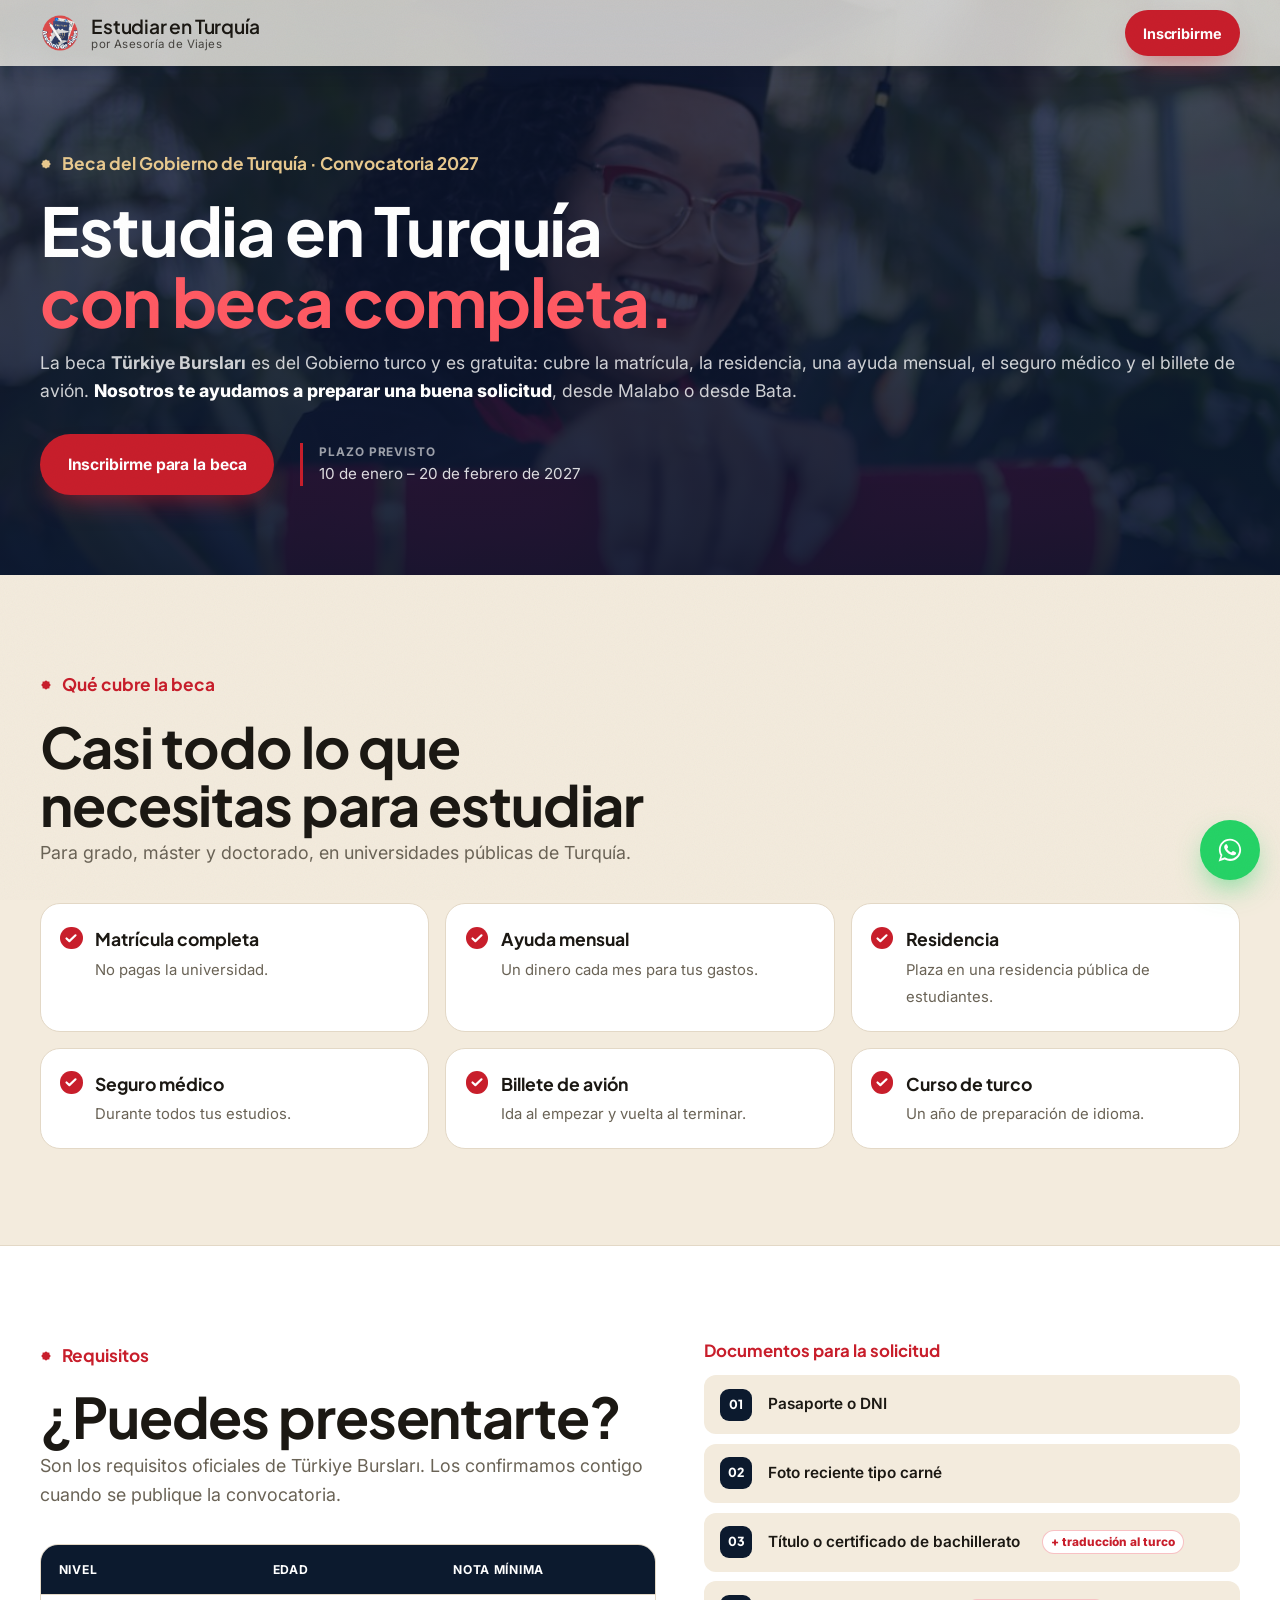
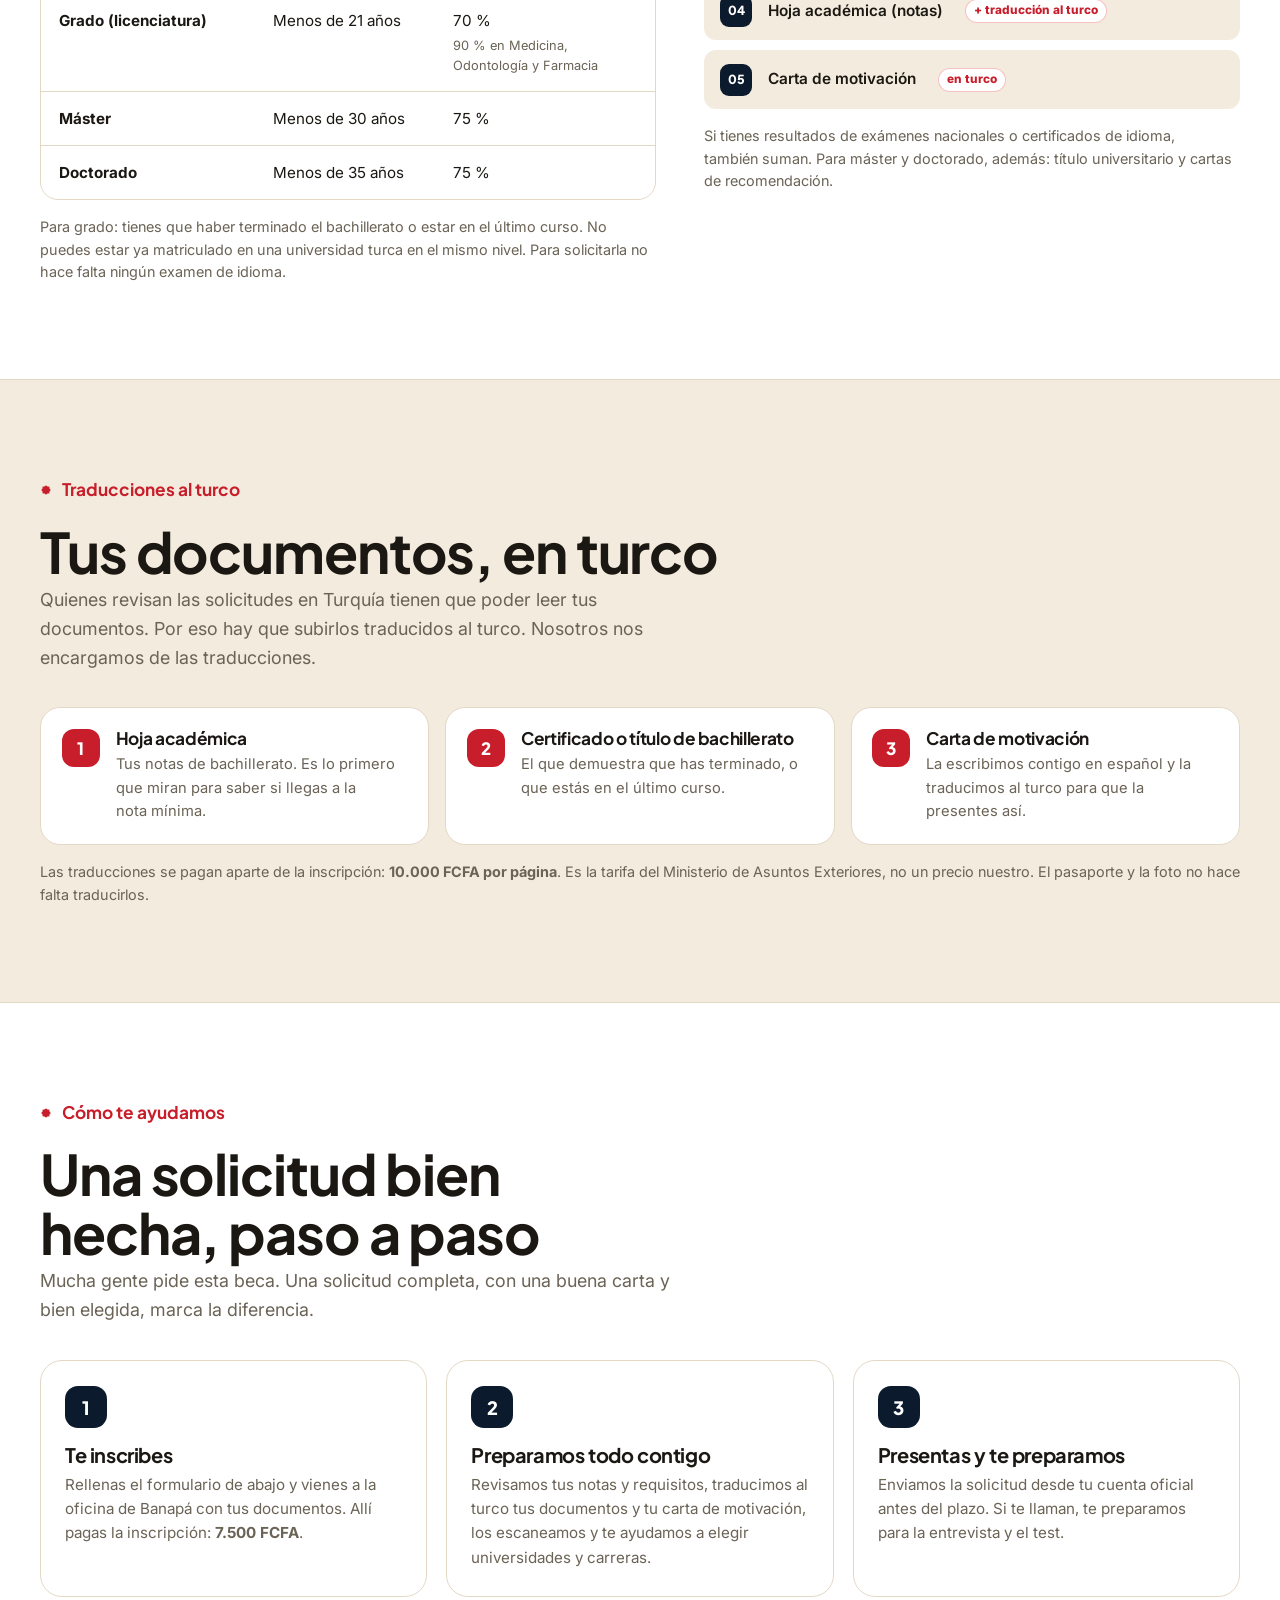
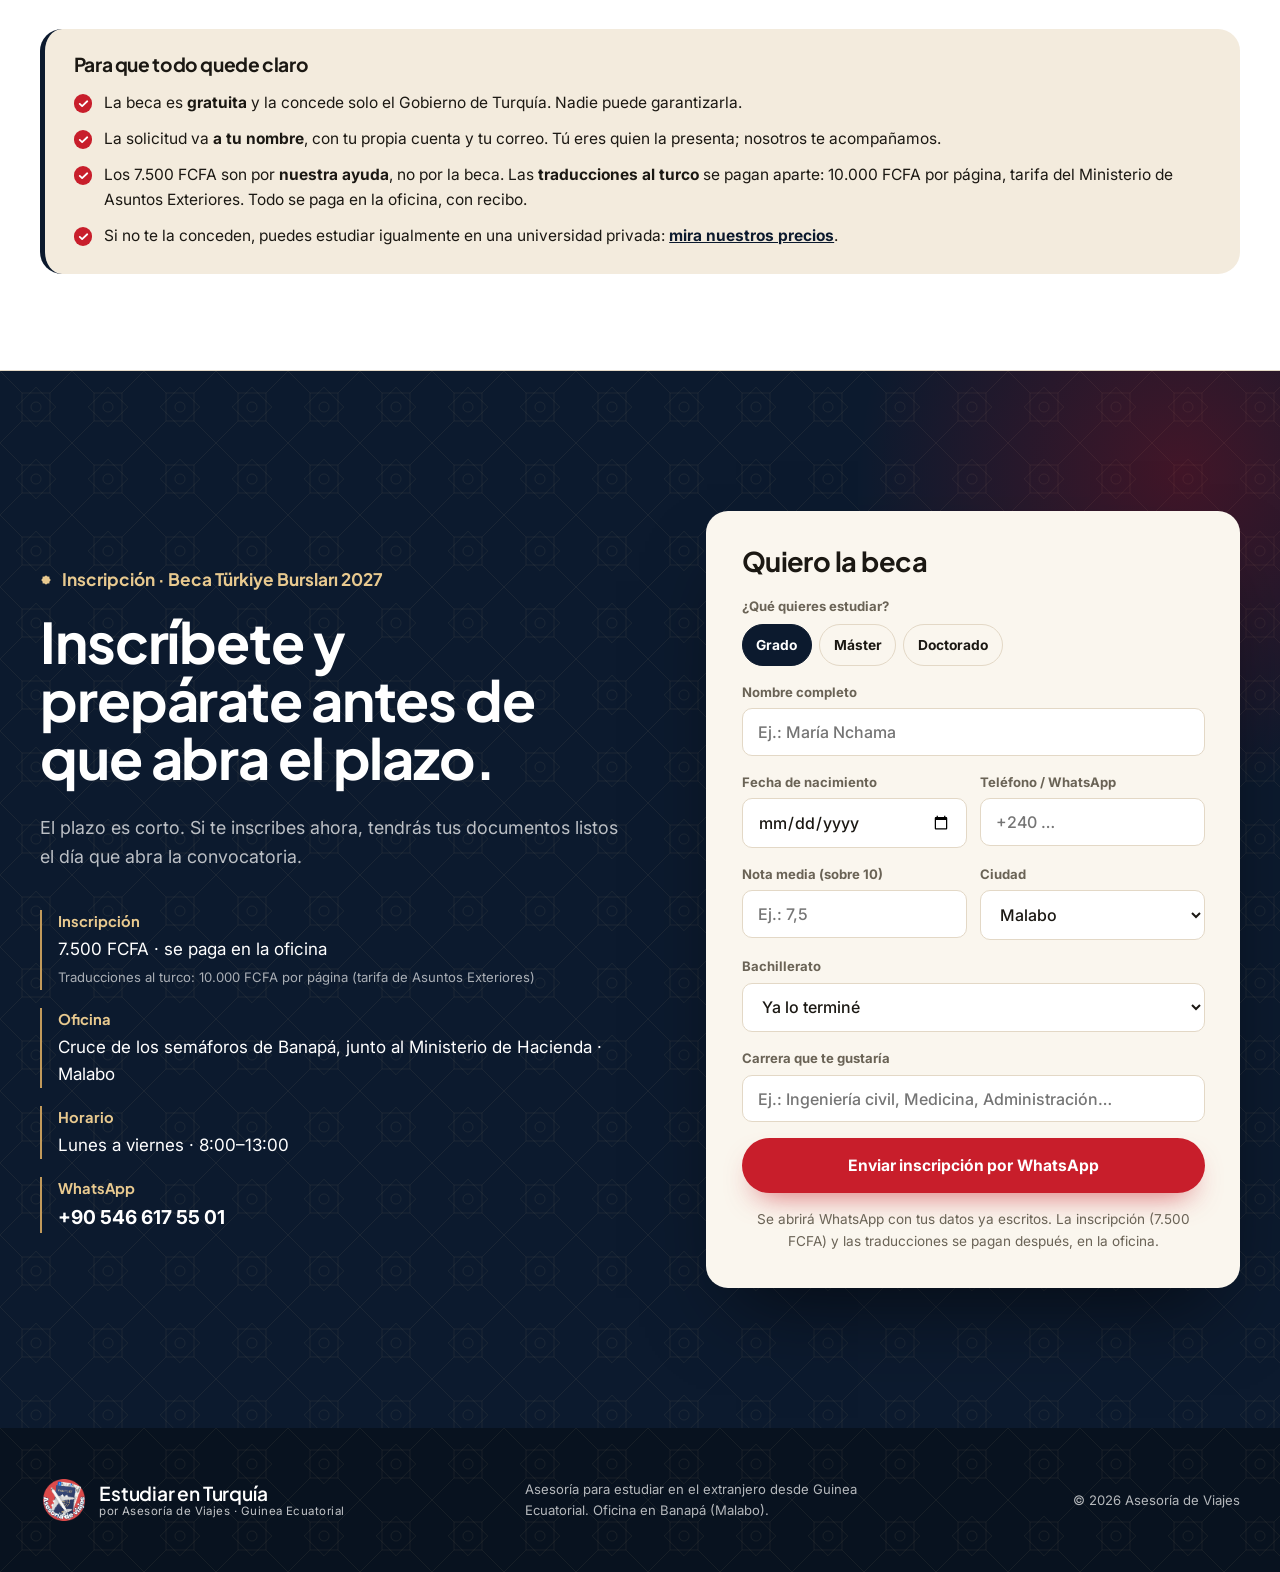
<file: beca.html>
<!doctype html>
<html lang="es">
<head>
<meta charset="utf-8">
<meta name="viewport" content="width=device-width, initial-scale=1">
<title>Beca gratis del Gobierno de Turquía 2027 desde Guinea Ecuatorial | Türkiye Bursları</title>
<meta name="description" content="Inscríbete para la beca Türkiye Bursları 2027: matrícula, residencia, ayuda mensual, seguro y billete de avión cubiertos. Te ayudamos a preparar la solicitud desde Malabo o Bata.">
<link rel="canonical" href="https://turquia.mercadosemu.com/beca.html">
<meta property="og:type" content="website">
<meta property="og:url" content="https://turquia.mercadosemu.com/beca.html">
<meta property="og:title" content="Beca gratis del Gobierno de Turquía · Türkiye Bursları 2027">
<meta property="og:description" content="La beca cubre matrícula, residencia, ayuda mensual, seguro y billete. Te ayudamos a solicitarla.">
<meta property="og:image" content="https://turquia.mercadosemu.com/img/grad-woman.jpg">
<meta name="twitter:card" content="summary_large_image">
<meta name="theme-color" content="#0B1630">
<link rel="icon" href="img/logo.png">
<link rel="preconnect" href="https://fonts.googleapis.com">
<link rel="preconnect" href="https://fonts.gstatic.com" crossorigin>
<link href="https://fonts.googleapis.com/css2?family=Inter:opsz,wght@14..32,400;14..32,500;14..32,600;14..32,700;14..32,800&family=Plus+Jakarta+Sans:wght@500;600;700;800&display=swap" rel="stylesheet">
<link rel="stylesheet" href="styles.css">
<link rel="stylesheet" href="estambul.css">
</head>
<body class="page-search page-colab page-beca">

<header class="nav is-solid" id="nav">
  <div class="wrap nav__in">
    <a href="index.html" class="brand">
      <img src="img/logo.png" alt="" width="40" height="40">
      <span><strong>Estudiar en Turquía</strong><small>por Asesoría de Viajes</small></span>
    </a>
    <nav class="nav__links" id="menu">
      <a href="index.html#inicio">Buscar carrera</a>
      <a href="requisitos.html">Requisitos</a>
      <a href="index.html#precios">Precios</a>
      <a href="beca.html" aria-current="page">Beca gratis</a>
      <a href="#inscripcion" class="btn btn--red btn--sm">Inscribirme</a>
    </nav>
    <button class="nav__burger" id="burger" aria-label="Abrir menú" aria-expanded="false"><span></span><span></span></button>
  </div>
</header>

<section class="shero">
  <div class="shero__bg"><img src="img/grad-woman.jpg" alt=""></div>
  <div class="wrap shero__in">
    <p class="eyebrow eyebrow--light">Beca del Gobierno de Turquía · Convocatoria 2027</p>
    <h1>Estudia en Turquía<br><em class="red-em">con beca completa.</em></h1>
    <p class="shero__lead">La beca <strong>Türkiye Bursları</strong> es del Gobierno turco y es gratuita: cubre la matrícula, la residencia, una ayuda mensual, el seguro médico y el billete de avión. <span>Nosotros te ayudamos a preparar una buena solicitud</span>, desde Malabo o desde Bata.</p>
    <div class="bhero__row">
      <a href="#inscripcion" class="btn btn--red">Inscribirme para la beca</a>
      <span class="bdate"><b>Plazo previsto</b>10 de enero – 20 de febrero de 2027</span>
    </div>
  </div>
</section>

<!-- ============ QUÉ CUBRE ============ -->
<section class="req-sec" id="cubre">
  <div class="wrap">
    <div class="req-head">
      <p class="eyebrow">Qué cubre la beca</p>
      <h2>Casi todo lo que necesitas para estudiar</h2>
      <p class="lead">Para grado, máster y doctorado, en universidades públicas de Turquía.</p>
    </div>
    <ul class="bcover">
      <li><b>Matrícula completa</b><span>No pagas la universidad.</span></li>
      <li><b>Ayuda mensual</b><span>Un dinero cada mes para tus gastos.</span></li>
      <li><b>Residencia</b><span>Plaza en una residencia pública de estudiantes.</span></li>
      <li><b>Seguro médico</b><span>Durante todos tus estudios.</span></li>
      <li><b>Billete de avión</b><span>Ida al empezar y vuelta al terminar.</span></li>
      <li><b>Curso de turco</b><span>Un año de preparación de idioma.</span></li>
    </ul>
  </div>
</section>

<!-- ============ REQUISITOS ============ -->
<section class="req-sec req-sec--white" id="requisitos">
  <div class="wrap breq">
    <div>
      <div class="req-head">
        <p class="eyebrow">Requisitos</p>
        <h2>¿Puedes presentarte?</h2>
        <p class="lead">Son los requisitos oficiales de Türkiye Bursları. Los confirmamos contigo cuando se publique la convocatoria.</p>
      </div>
      <div class="btable" role="table">
        <div role="row" class="btable__h"><span role="columnheader">Nivel</span><span role="columnheader">Edad</span><span role="columnheader">Nota mínima</span></div>
        <div role="row"><b role="cell">Grado (licenciatura)</b><span role="cell">Menos de 21 años</span><span role="cell">70 %<small>90 % en Medicina, Odontología y Farmacia</small></span></div>
        <div role="row"><b role="cell">Máster</b><span role="cell">Menos de 30 años</span><span role="cell">75 %</span></div>
        <div role="row"><b role="cell">Doctorado</b><span role="cell">Menos de 35 años</span><span role="cell">75 %</span></div>
      </div>
      <p class="bfoot">Para grado: tienes que haber terminado el bachillerato o estar en el último curso. No puedes estar ya matriculado en una universidad turca en el mismo nivel. Para solicitarla no hace falta ningún examen de idioma.</p>
    </div>
    <div>
      <h3 class="mini">Documentos para la solicitud</h3>
      <ul class="docs">
        <li><span>01</span>Pasaporte o DNI</li>
        <li><span>02</span>Foto reciente tipo carné</li>
        <li><span>03</span>Título o certificado de bachillerato <em class="tr-tag">+ traducción al turco</em></li>
        <li><span>04</span>Hoja académica (notas) <em class="tr-tag">+ traducción al turco</em></li>
        <li><span>05</span>Carta de motivación <em class="tr-tag">en turco</em></li>
      </ul>
      <p class="bfoot">Si tienes resultados de exámenes nacionales o certificados de idioma, también suman. Para máster y doctorado, además: título universitario y cartas de recomendación.</p>
    </div>
  </div>
</section>

<!-- ============ TRADUCCIONES ============ -->
<section class="req-sec" id="traducciones">
  <div class="wrap">
    <div class="req-head">
      <p class="eyebrow">Traducciones al turco</p>
      <h2>Tus documentos, en turco</h2>
      <p class="lead">Quienes revisan las solicitudes en Turquía tienen que poder leer tus documentos. Por eso hay que subirlos traducidos al turco. Nosotros nos encargamos de las traducciones.</p>
    </div>
    <ol class="trlist">
      <li><span class="trlist__n">1</span><div><h3>Hoja académica</h3><p>Tus notas de bachillerato. Es lo primero que miran para saber si llegas a la nota mínima.</p></div></li>
      <li><span class="trlist__n">2</span><div><h3>Certificado o título de bachillerato</h3><p>El que demuestra que has terminado, o que estás en el último curso.</p></div></li>
      <li><span class="trlist__n">3</span><div><h3>Carta de motivación</h3><p>La escribimos contigo en español y la traducimos al turco para que la presentes así.</p></div></li>
    </ol>
    <p class="bfoot">Las traducciones se pagan aparte de la inscripción: <b>10.000 FCFA por página</b>. Es la tarifa del Ministerio de Asuntos Exteriores, no un precio nuestro. El pasaporte y la foto no hace falta traducirlos.</p>
  </div>
</section>

<!-- ============ NUESTRA AYUDA ============ -->
<section class="req-sec req-sec--white" id="ayuda">
  <div class="wrap">
    <div class="req-head">
      <p class="eyebrow">Cómo te ayudamos</p>
      <h2>Una solicitud bien hecha, paso a paso</h2>
      <p class="lead">Mucha gente pide esta beca. Una solicitud completa, con una buena carta y bien elegida, marca la diferencia.</p>
    </div>
    <ol class="csteps">
      <li><span class="csteps__n">1</span><h3>Te inscribes</h3><p>Rellenas el formulario de abajo y vienes a la oficina de Banapá con tus documentos. Allí pagas la inscripción: <strong>7.500 FCFA</strong>.</p></li>
      <li><span class="csteps__n">2</span><h3>Preparamos todo contigo</h3><p>Revisamos tus notas y requisitos, traducimos al turco tus documentos y tu carta de motivación, los escaneamos y te ayudamos a elegir universidades y carreras.</p></li>
      <li><span class="csteps__n">3</span><h3>Presentas y te preparamos</h3><p>Enviamos la solicitud desde tu cuenta oficial antes del plazo. Si te llaman, te preparamos para la entrevista y el test.</p></li>
    </ol>
    <div class="bnote">
      <h3>Para que todo quede claro</h3>
      <ul class="ticks">
        <li>La beca es <b>gratuita</b> y la concede solo el Gobierno de Turquía. Nadie puede garantizarla.</li>
        <li>La solicitud va <b>a tu nombre</b>, con tu propia cuenta y tu correo. Tú eres quien la presenta; nosotros te acompañamos.</li>
        <li>Los 7.500 FCFA son por <b>nuestra ayuda</b>, no por la beca. Las <b>traducciones al turco</b> se pagan aparte: 10.000 FCFA por página, tarifa del Ministerio de Asuntos Exteriores. Todo se paga en la oficina, con recibo.</li>
        <li>Si no te la conceden, puedes estudiar igualmente en una universidad privada: <a href="index.html#precios">mira nuestros precios</a>.</li>
      </ul>
    </div>
  </div>
</section>

<!-- ============ FORMULARIO ============ -->
<section class="section section--navy cita" id="inscripcion">
  <div class="wrap">
    <div class="split">
      <div class="split__text">
        <p class="eyebrow eyebrow--light">Inscripción · Beca Türkiye Bursları 2027</p>
        <h2>Inscríbete y prepárate antes de que abra el plazo.</h2>
        <p class="lead">El plazo es corto. Si te inscribes ahora, tendrás tus documentos listos el día que abra la convocatoria.</p>
        <ul class="contact">
          <li><span class="contact__k">Inscripción</span><span>7.500 FCFA · se paga en la oficina<br><small class="tr-note">Traducciones al turco: 10.000 FCFA por página (tarifa de Asuntos Exteriores)</small></span></li>
          <li><span class="contact__k">Oficina</span><span>Cruce de los semáforos de Banapá, junto al Ministerio de Hacienda · Malabo</span></li>
          <li><span class="contact__k">Horario</span><span>Lunes a viernes · 8:00–13:00</span></li>
          <li><span class="contact__k">WhatsApp</span><a data-track="Beca (contacto)" href="https://wa.me/905466175501" target="_blank" rel="noopener">+90 546 617 55 01</a></li>
        </ul>
      </div>

      <form class="form" id="becaForm" novalidate>
        <h3>Quiero la beca</h3>
        <fieldset class="fs">
          <legend>¿Qué quieres estudiar?</legend>
          <div class="chips">
            <label><input type="radio" name="nivel" value="Grado" checked><span>Grado</span></label>
            <label><input type="radio" name="nivel" value="Máster"><span>Máster</span></label>
            <label><input type="radio" name="nivel" value="Doctorado"><span>Doctorado</span></label>
          </div>
        </fieldset>
        <label class="f">Nombre completo<input name="nombre" required autocomplete="name" placeholder="Ej.: María Nchama"></label>
        <div class="f2">
          <label class="f">Fecha de nacimiento<input name="nac" type="date" required></label>
          <label class="f">Teléfono / WhatsApp<input name="tel" required type="tel" autocomplete="tel" placeholder="+240 …"></label>
        </div>
        <div class="f2">
          <label class="f">Nota media (sobre 10)<input name="nota" type="number" min="0" max="10" step="0.1" inputmode="decimal" placeholder="Ej.: 7,5"></label>
          <label class="f">Ciudad<select name="ciudad"><option>Malabo</option><option>Bata</option><option>Ebebiyín</option><option>Mongomo</option><option>Evinayong</option><option>Luba</option><option>Otra</option></select></label>
        </div>
        <label class="f" id="estadoWrap">Bachillerato<select name="estado"><option>Ya lo terminé</option><option>Estoy en el último curso</option></select></label>
        <label class="f">Carrera que te gustaría<input name="carrera" placeholder="Ej.: Ingeniería civil, Medicina, Administración…"></label>
        <p class="belig" id="belig" hidden></p>
        <p class="form__err" id="formErr" hidden>Por favor, escribe tu nombre, tu teléfono y tu fecha de nacimiento.</p>
        <button class="btn btn--red btn--block" type="submit">Enviar inscripción por WhatsApp</button>
        <p class="fine fine--light">Se abrirá WhatsApp con tus datos ya escritos. La inscripción (7.500 FCFA) y las traducciones se pagan después, en la oficina.</p>
      </form>
    </div>
  </div>
</section>

<footer class="foot">
  <div class="wrap foot__in">
    <div class="brand brand--foot">
      <img src="img/logo.png" alt="" width="48" height="48">
      <span><strong>Estudiar en Turquía</strong><small>por Asesoría de Viajes · Guinea Ecuatorial</small></span>
    </div>
    <p class="foot__note">Asesoría para estudiar en el extranjero desde Guinea Ecuatorial. Oficina en Banapá (Malabo).</p>
    <p class="foot__copy">© <span id="year"></span> Asesoría de Viajes</p>
  </div>
</footer>

<a class="wa" data-track="Botón flotante (beca)" href="https://wa.me/905466175501?text=Hola%2C%20vengo%20de%20la%20p%C3%A1gina%20web%20%28turquia.mercadosemu.com%29%20y%20quiero%20inscribirme%20para%20la%20beca%20T%C3%BCrkiye%20Burslar%C4%B1." target="_blank" rel="noopener" aria-label="Escribir por WhatsApp">
  <svg viewBox="0 0 32 32" width="28" height="28" aria-hidden="true"><path fill="currentColor" d="M16 3C9 3 3.3 8.6 3.3 15.6c0 2.4.7 4.7 1.9 6.7L3 29l6.9-2.1c1.9 1 4 1.6 6.1 1.6 7 0 12.7-5.6 12.7-12.6S23 3 16 3zm0 23.1c-1.9 0-3.8-.5-5.4-1.5l-.4-.2-4.1 1.2 1.2-4-.3-.4c-1.1-1.7-1.6-3.6-1.6-5.6 0-5.8 4.7-10.5 10.6-10.5s10.6 4.7 10.6 10.5S21.9 26.1 16 26.1zm5.8-7.9c-.3-.2-1.9-.9-2.2-1-.3-.1-.5-.2-.7.2-.2.3-.8 1-1 1.2-.2.2-.4.2-.7.1-.3-.2-1.4-.5-2.6-1.6-1-.9-1.6-1.9-1.8-2.2-.2-.3 0-.5.1-.7l.5-.6c.2-.2.2-.3.3-.6.1-.2 0-.4 0-.6l-1-2.4c-.3-.6-.5-.5-.7-.5h-.6c-.2 0-.6.1-.9.4-.3.3-1.2 1.1-1.2 2.8s1.2 3.3 1.4 3.5c.2.2 2.4 3.6 5.8 5 .8.4 1.4.6 1.9.7.8.3 1.5.2 2.1.1.6-.1 1.9-.8 2.2-1.5.3-.7.3-1.4.2-1.5-.1-.2-.3-.3-.6-.4z"/></svg>
</a>

<script src="visit.js"></script>
<script src="track.js" defer></script>
<script src="beca.js" defer></script>
</body>
</html>
</file>
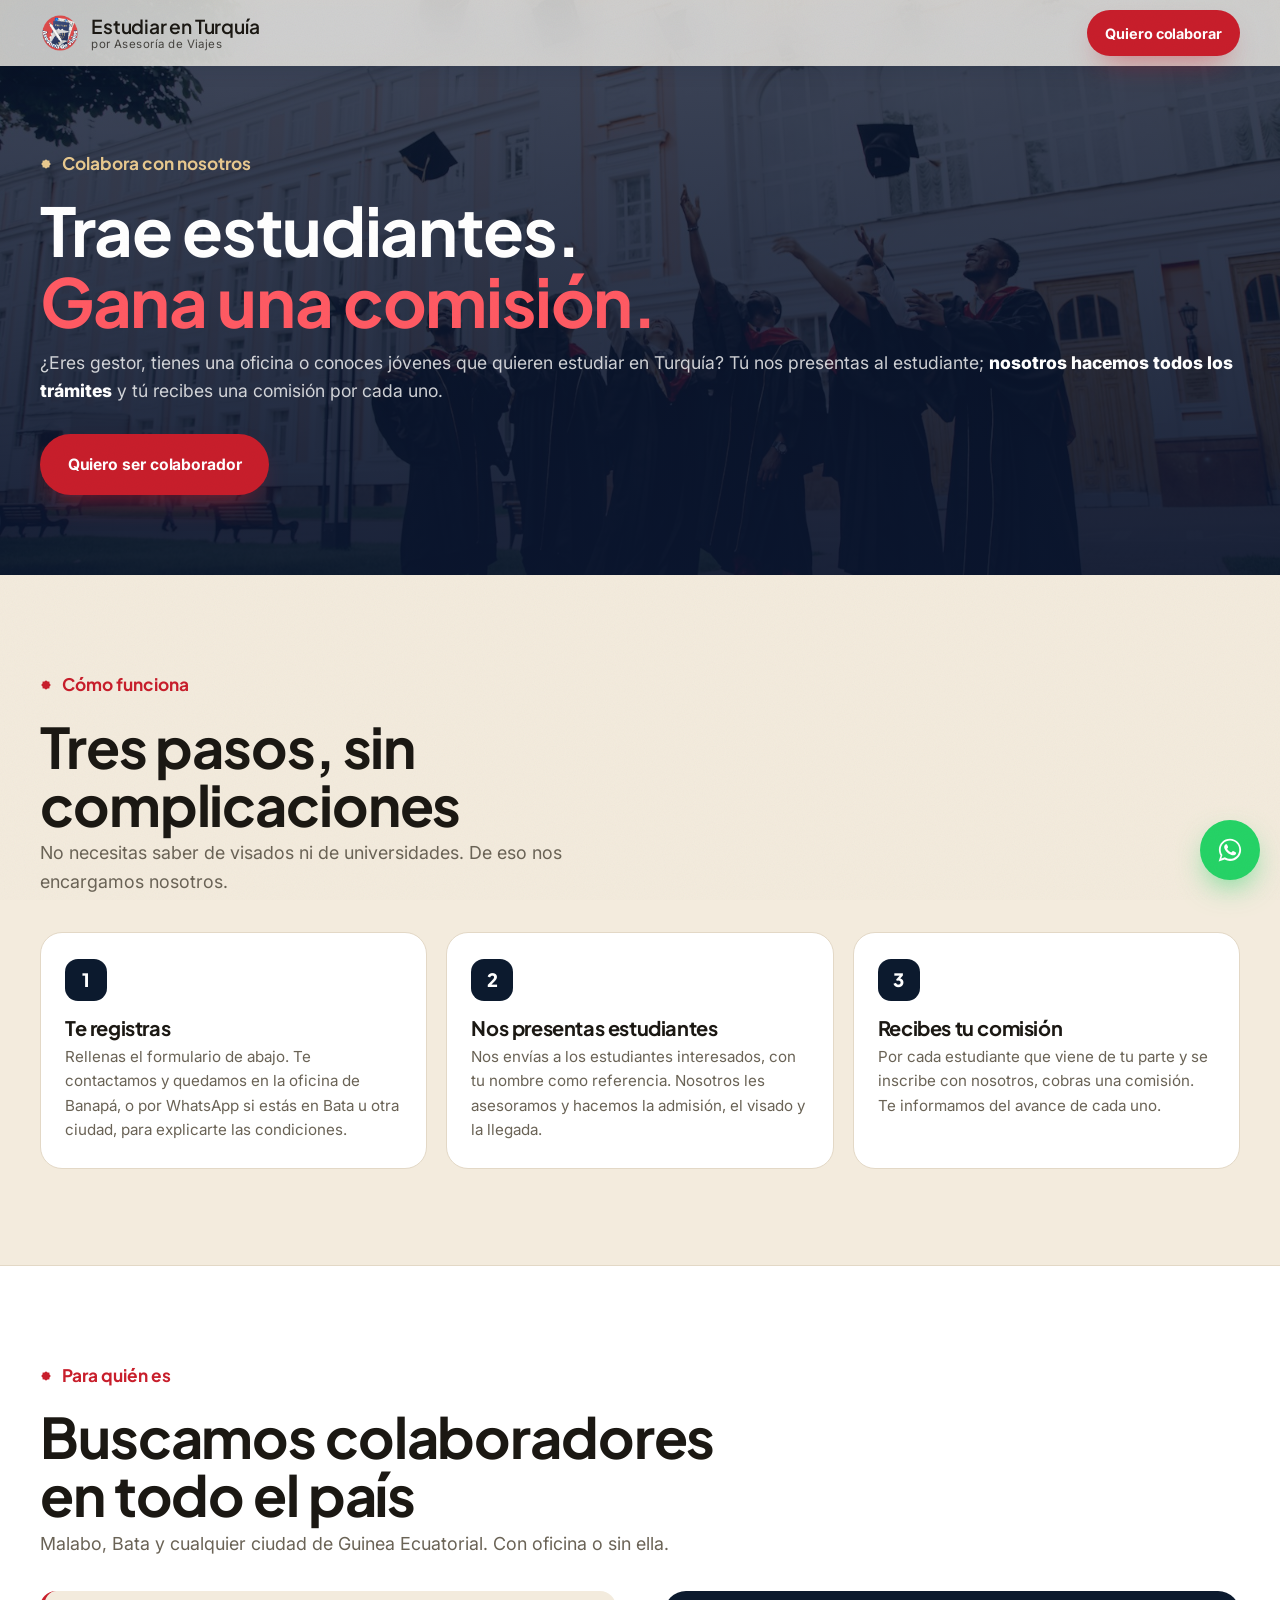
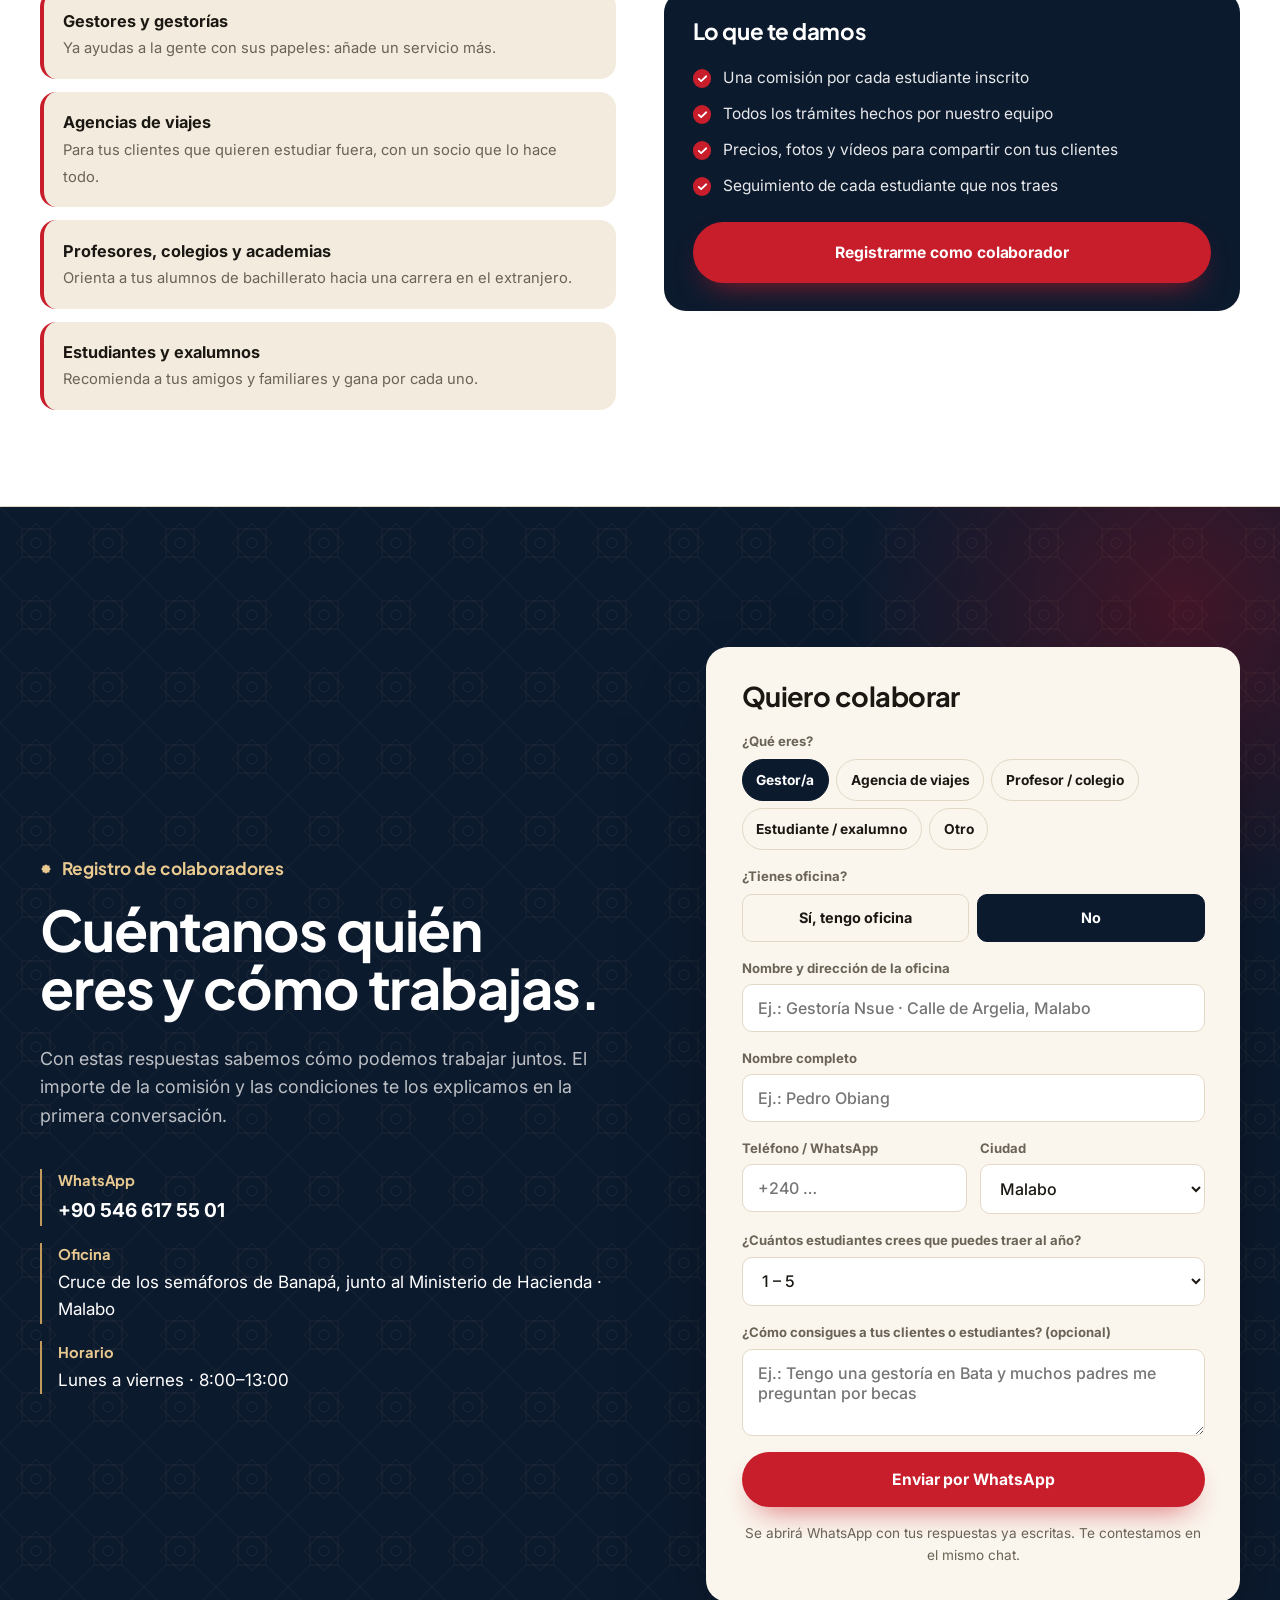
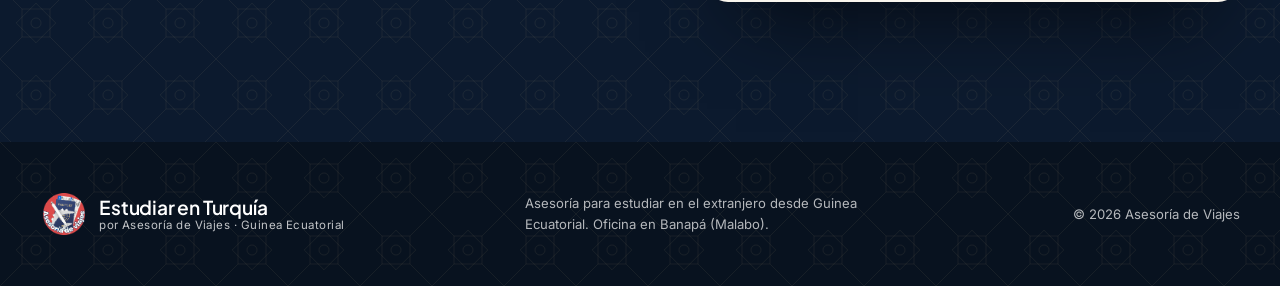
<file: colabora.html>
<!doctype html>
<html lang="es">
<head>
<meta charset="utf-8">
<meta name="viewport" content="width=device-width, initial-scale=1">
<title>Colabora con nosotros: trae estudiantes y gana comisión | Estudiar en Turquía</title>
<meta name="description" content="¿Eres gestor, tienes una agencia o conoces estudiantes en Guinea Ecuatorial que quieren estudiar en Turquía? Colabora con Asesoría de Viajes y recibe una comisión por cada estudiante.">
<link rel="canonical" href="https://turquia.mercadosemu.com/colabora.html">
<meta property="og:type" content="website">
<meta property="og:url" content="https://turquia.mercadosemu.com/colabora.html">
<meta property="og:title" content="Colabora con nosotros · Estudiar en Turquía">
<meta property="og:description" content="Trae estudiantes y recibe una comisión por cada uno. Nosotros hacemos todos los trámites.">
<meta property="og:image" content="https://turquia.mercadosemu.com/img/caps.jpg">
<meta name="twitter:card" content="summary_large_image">
<meta name="theme-color" content="#0B1630">
<link rel="icon" href="img/logo.png">
<link rel="preconnect" href="https://fonts.googleapis.com">
<link rel="preconnect" href="https://fonts.gstatic.com" crossorigin>
<link href="https://fonts.googleapis.com/css2?family=Inter:opsz,wght@14..32,400;14..32,500;14..32,600;14..32,700;14..32,800&family=Plus+Jakarta+Sans:wght@500;600;700;800&display=swap" rel="stylesheet">
<link rel="stylesheet" href="styles.css">
<link rel="stylesheet" href="estambul.css">
</head>
<body class="page-search page-colab">

<header class="nav is-solid" id="nav">
  <div class="wrap nav__in">
    <a href="index.html" class="brand">
      <img src="img/logo.png" alt="" width="40" height="40">
      <span><strong>Estudiar en Turquía</strong><small>por Asesoría de Viajes</small></span>
    </a>
    <nav class="nav__links" id="menu">
      <a href="index.html#inicio">Buscar carrera</a>
      <a href="requisitos.html">Requisitos</a>
      <a href="index.html#precios">Precios</a>
      <a href="beca.html">Beca gratis</a>
      <a href="colabora.html" aria-current="page">Colabora</a>
      <a href="#registro" class="btn btn--red btn--sm">Quiero colaborar</a>
    </nav>
    <button class="nav__burger" id="burger" aria-label="Abrir menú" aria-expanded="false"><span></span><span></span></button>
  </div>
</header>

<section class="shero">
  <div class="shero__bg"><img src="img/caps.jpg" alt=""></div>
  <div class="wrap shero__in">
    <p class="eyebrow eyebrow--light">Colabora con nosotros</p>
    <h1>Trae estudiantes.<br><em class="red-em">Gana una comisión.</em></h1>
    <p class="shero__lead">¿Eres gestor, tienes una oficina o conoces jóvenes que quieren estudiar en Turquía? Tú nos presentas al estudiante; <span>nosotros hacemos todos los trámites</span> y tú recibes una comisión por cada uno.</p>
    <a href="#registro" class="btn btn--red">Quiero ser colaborador</a>
  </div>
</section>

<!-- ============ CÓMO FUNCIONA ============ -->
<section class="req-sec" id="como">
  <div class="wrap">
    <div class="req-head">
      <p class="eyebrow">Cómo funciona</p>
      <h2>Tres pasos, sin complicaciones</h2>
      <p class="lead">No necesitas saber de visados ni de universidades. De eso nos encargamos nosotros.</p>
    </div>
    <ol class="csteps">
      <li><span class="csteps__n">1</span><h3>Te registras</h3><p>Rellenas el formulario de abajo. Te contactamos y quedamos en la oficina de Banapá, o por WhatsApp si estás en Bata u otra ciudad, para explicarte las condiciones.</p></li>
      <li><span class="csteps__n">2</span><h3>Nos presentas estudiantes</h3><p>Nos envías a los estudiantes interesados, con tu nombre como referencia. Nosotros les asesoramos y hacemos la admisión, el visado y la llegada.</p></li>
      <li><span class="csteps__n">3</span><h3>Recibes tu comisión</h3><p>Por cada estudiante que viene de tu parte y se inscribe con nosotros, cobras una comisión. Te informamos del avance de cada uno.</p></li>
    </ol>
  </div>
</section>

<!-- ============ PARA QUIÉN ============ -->
<section class="req-sec req-sec--white">
  <div class="wrap colab-who">
    <div class="req-head">
      <p class="eyebrow">Para quién es</p>
      <h2>Buscamos colaboradores en todo el país</h2>
      <p class="lead">Malabo, Bata y cualquier ciudad de Guinea Ecuatorial. Con oficina o sin ella.</p>
    </div>
    <ul class="cwho">
      <li><strong>Gestores y gestorías</strong><span>Ya ayudas a la gente con sus papeles: añade un servicio más.</span></li>
      <li><strong>Agencias de viajes</strong><span>Para tus clientes que quieren estudiar fuera, con un socio que lo hace todo.</span></li>
      <li><strong>Profesores, colegios y academias</strong><span>Orienta a tus alumnos de bachillerato hacia una carrera en el extranjero.</span></li>
      <li><strong>Estudiantes y exalumnos</strong><span>Recomienda a tus amigos y familiares y gana por cada uno.</span></li>
    </ul>
    <div class="cgive">
      <h3>Lo que te damos</h3>
      <ul class="ticks">
        <li>Una comisión por cada estudiante inscrito</li>
        <li>Todos los trámites hechos por nuestro equipo</li>
        <li>Precios, fotos y vídeos para compartir con tus clientes</li>
        <li>Seguimiento de cada estudiante que nos traes</li>
      </ul>
      <a href="#registro" class="btn btn--red btn--block">Registrarme como colaborador</a>
    </div>
  </div>
</section>

<!-- ============ FORMULARIO ============ -->
<section class="section section--navy cita" id="registro">
  <div class="wrap">
    <div class="split">
      <div class="split__text">
        <p class="eyebrow eyebrow--light">Registro de colaboradores</p>
        <h2>Cuéntanos quién eres y cómo trabajas.</h2>
        <p class="lead">Con estas respuestas sabemos cómo podemos trabajar juntos. El importe de la comisión y las condiciones te los explicamos en la primera conversación.</p>
        <ul class="contact">
          <li><span class="contact__k">WhatsApp</span><a data-track="Colabora (contacto)" href="https://wa.me/905466175501" target="_blank" rel="noopener">+90 546 617 55 01</a></li>
          <li><span class="contact__k">Oficina</span><span>Cruce de los semáforos de Banapá, junto al Ministerio de Hacienda · Malabo</span></li>
          <li><span class="contact__k">Horario</span><span>Lunes a viernes · 8:00–13:00</span></li>
        </ul>
      </div>

      <form class="form" id="colabForm" novalidate>
        <h3>Quiero colaborar</h3>
        <fieldset class="fs">
          <legend>¿Qué eres?</legend>
          <div class="chips">
            <label><input type="radio" name="tipo" value="Gestor/a de trámites" checked><span>Gestor/a</span></label>
            <label><input type="radio" name="tipo" value="Agencia de viajes"><span>Agencia de viajes</span></label>
            <label><input type="radio" name="tipo" value="Profesor/a, colegio o academia"><span>Profesor / colegio</span></label>
            <label><input type="radio" name="tipo" value="Estudiante o exalumno"><span>Estudiante / exalumno</span></label>
            <label><input type="radio" name="tipo" value="Otro"><span>Otro</span></label>
          </div>
        </fieldset>
        <fieldset class="fs">
          <legend>¿Tienes oficina?</legend>
          <div class="who">
            <label><input type="radio" name="oficina" value="Sí"><span>Sí, tengo oficina</span></label>
            <label><input type="radio" name="oficina" value="No" checked><span>No</span></label>
          </div>
        </fieldset>
        <label class="f" id="dirWrap" hidden>Nombre y dirección de la oficina<input name="dir" placeholder="Ej.: Gestoría Nsue · Calle de Argelia, Malabo"></label>
        <label class="f">Nombre completo<input name="nombre" required autocomplete="name" placeholder="Ej.: Pedro Obiang"></label>
        <div class="f2">
          <label class="f">Teléfono / WhatsApp<input name="tel" required type="tel" autocomplete="tel" placeholder="+240 …"></label>
          <label class="f">Ciudad<select name="ciudad"><option>Malabo</option><option>Bata</option><option>Ebebiyín</option><option>Mongomo</option><option>Evinayong</option><option>Luba</option><option>Otra</option></select></label>
        </div>
        <label class="f">¿Cuántos estudiantes crees que puedes traer al año?<select name="cuantos"><option>1 – 5</option><option>6 – 20</option><option>Más de 20</option><option>Todavía no lo sé</option></select></label>
        <label class="f">¿Cómo consigues a tus clientes o estudiantes? (opcional)<textarea name="msg" rows="3" placeholder="Ej.: Tengo una gestoría en Bata y muchos padres me preguntan por becas"></textarea></label>
        <p class="form__err" id="formErr" hidden>Por favor, escribe tu nombre y tu teléfono.</p>
        <button class="btn btn--red btn--block" type="submit">Enviar por WhatsApp</button>
        <p class="fine fine--light">Se abrirá WhatsApp con tus respuestas ya escritas. Te contestamos en el mismo chat.</p>
      </form>
    </div>
  </div>
</section>

<footer class="foot">
  <div class="wrap foot__in">
    <div class="brand brand--foot">
      <img src="img/logo.png" alt="" width="48" height="48">
      <span><strong>Estudiar en Turquía</strong><small>por Asesoría de Viajes · Guinea Ecuatorial</small></span>
    </div>
    <p class="foot__note">Asesoría para estudiar en el extranjero desde Guinea Ecuatorial. Oficina en Banapá (Malabo).</p>
    <p class="foot__copy">© <span id="year"></span> Asesoría de Viajes</p>
  </div>
</footer>

<a class="wa" data-track="Botón flotante (colabora)" href="https://wa.me/905466175501?text=Hola%2C%20vengo%20de%20la%20p%C3%A1gina%20web%20%28turquia.mercadosemu.com%29%20y%20quiero%20colaborar%20con%20vosotros%20y%20traer%20estudiantes." target="_blank" rel="noopener" aria-label="Escribir por WhatsApp">
  <svg viewBox="0 0 32 32" width="28" height="28" aria-hidden="true"><path fill="currentColor" d="M16 3C9 3 3.3 8.6 3.3 15.6c0 2.4.7 4.7 1.9 6.7L3 29l6.9-2.1c1.9 1 4 1.6 6.1 1.6 7 0 12.7-5.6 12.7-12.6S23 3 16 3zm0 23.1c-1.9 0-3.8-.5-5.4-1.5l-.4-.2-4.1 1.2 1.2-4-.3-.4c-1.1-1.7-1.6-3.6-1.6-5.6 0-5.8 4.7-10.5 10.6-10.5s10.6 4.7 10.6 10.5S21.9 26.1 16 26.1zm5.8-7.9c-.3-.2-1.9-.9-2.2-1-.3-.1-.5-.2-.7.2-.2.3-.8 1-1 1.2-.2.2-.4.2-.7.1-.3-.2-1.4-.5-2.6-1.6-1-.9-1.6-1.9-1.8-2.2-.2-.3 0-.5.1-.7l.5-.6c.2-.2.2-.3.3-.6.1-.2 0-.4 0-.6l-1-2.4c-.3-.6-.5-.5-.7-.5h-.6c-.2 0-.6.1-.9.4-.3.3-1.2 1.1-1.2 2.8s1.2 3.3 1.4 3.5c.2.2 2.4 3.6 5.8 5 .8.4 1.4.6 1.9.7.8.3 1.5.2 2.1.1.6-.1 1.9-.8 2.2-1.5.3-.7.3-1.4.2-1.5-.1-.2-.3-.3-.6-.4z"/></svg>
</a>

<script src="visit.js"></script>
<script src="track.js" defer></script>
<script src="colabora.js" defer></script>
</body>
</html>
</file>
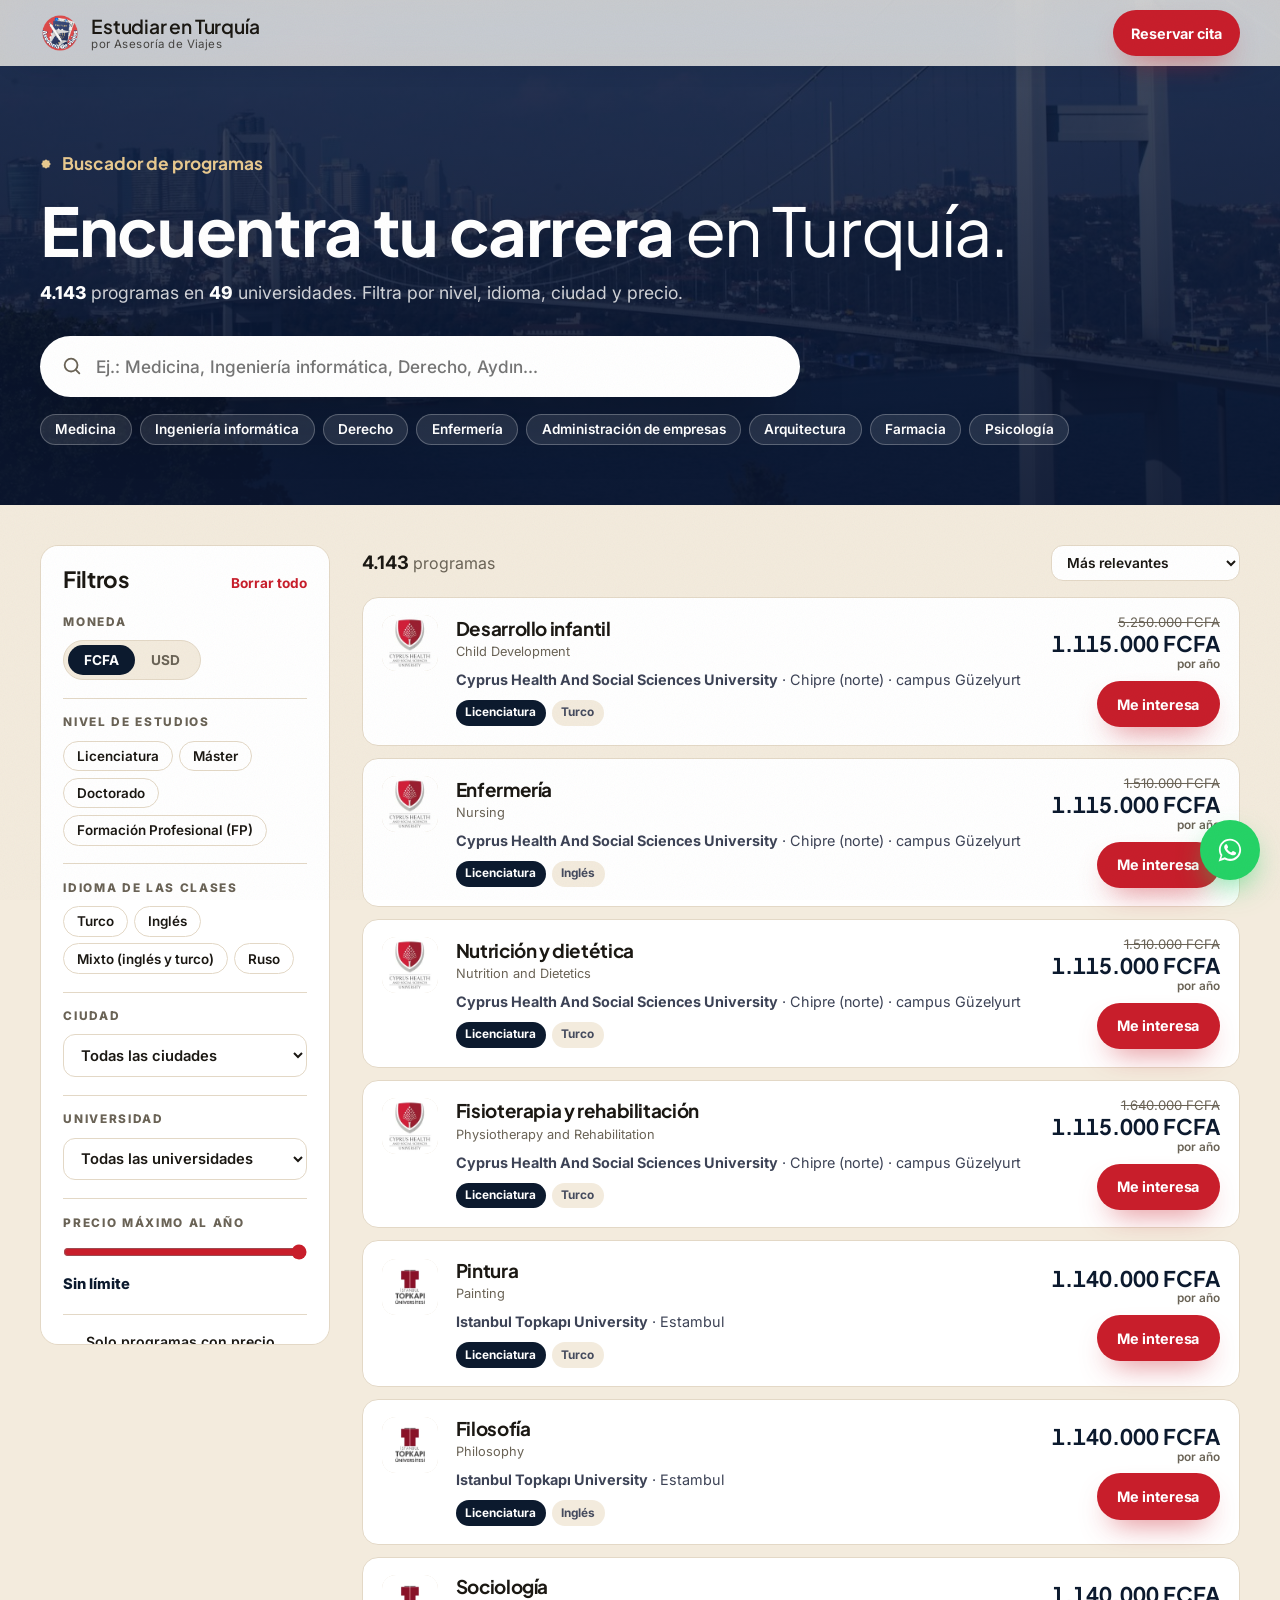
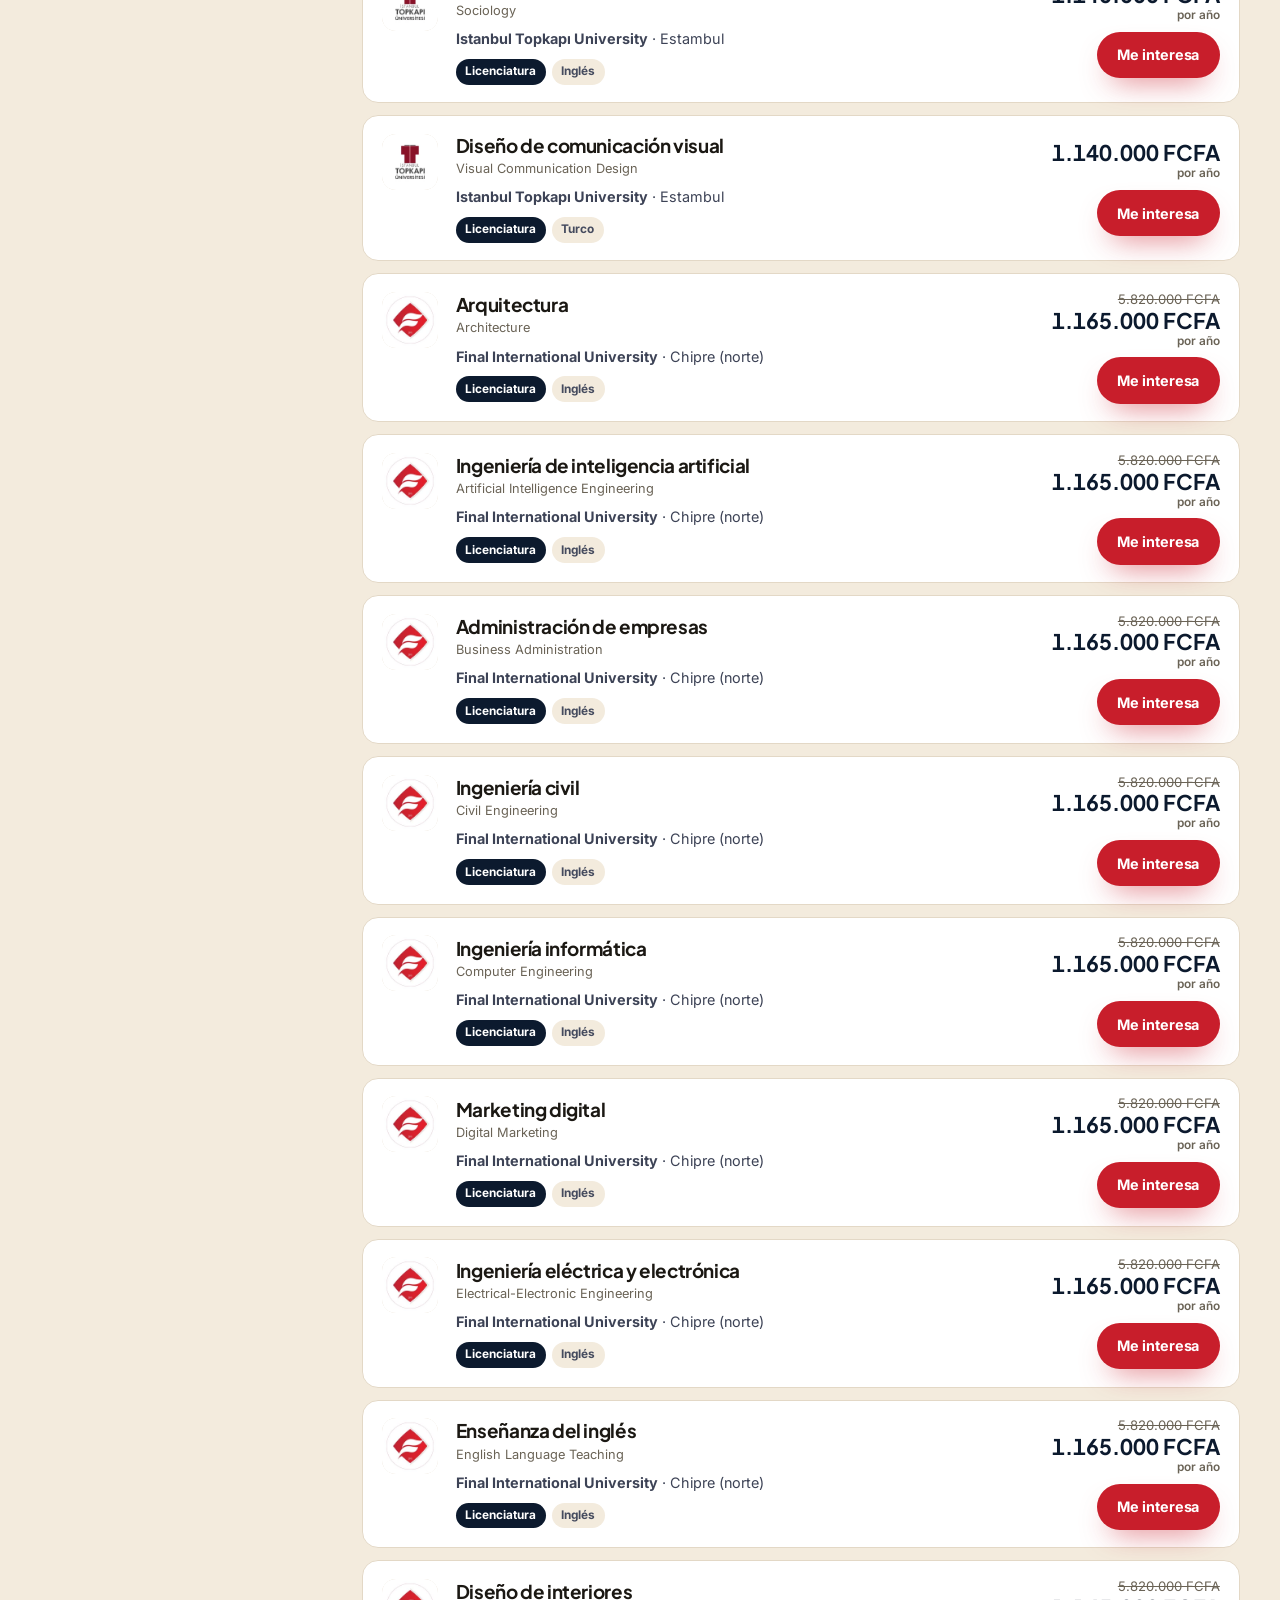
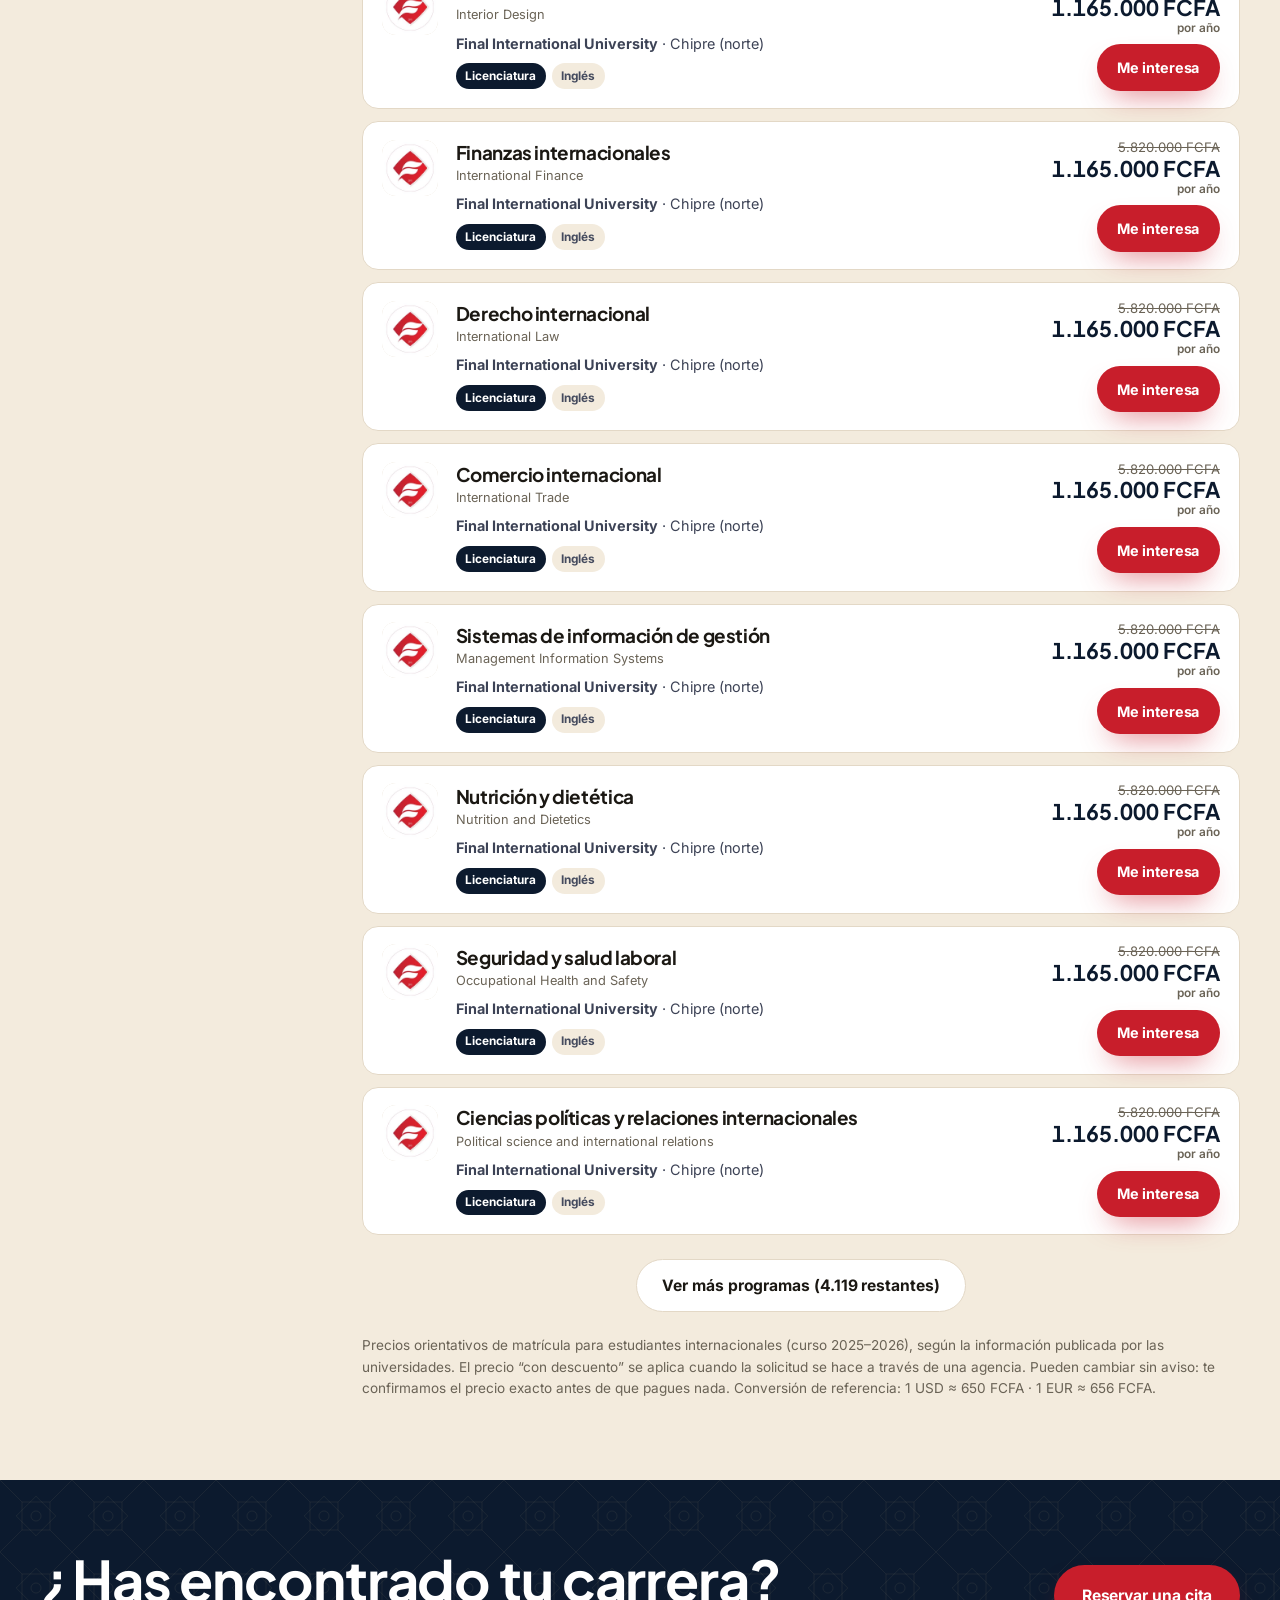
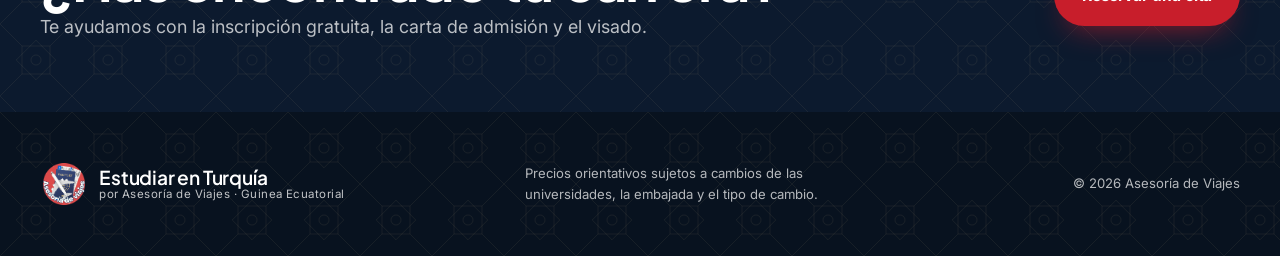
<file: programas.html>
<!doctype html>
<html lang="es">
<head>
<meta charset="utf-8">
<meta name="viewport" content="width=device-width, initial-scale=1">
<title>Universidades baratas en Turquía: carreras, precios y becas | Desde Guinea Ecuatorial</title>
<meta name="description" content="Compara miles de carreras, másteres y doctorados en universidades de Turquía y Chipre: precio en FCFA y USD, becas, idioma y ciudad. Para estudiar en el extranjero desde Guinea Ecuatorial.">
<link rel="canonical" href="https://turquia.mercadosemu.com/programas.html">
<meta property="og:type" content="website">
<meta property="og:url" content="https://turquia.mercadosemu.com/programas.html">
<meta property="og:title" content="Universidades baratas en Turquía: carreras y precios en FCFA">
<meta property="og:description" content="Miles de programas con precio, becas e idioma. Para estudiantes de Guinea Ecuatorial.">
<meta property="og:image" content="https://turquia.mercadosemu.com/img/bosforo-puente.jpg">
<meta name="twitter:card" content="summary_large_image">
<meta name="theme-color" content="#0B1630">
<link rel="icon" href="img/logo.png">
<link rel="preconnect" href="https://fonts.googleapis.com">
<link rel="preconnect" href="https://fonts.gstatic.com" crossorigin>
<link href="https://fonts.googleapis.com/css2?family=Inter:opsz,wght@14..32,400;14..32,500;14..32,600;14..32,700;14..32,800&family=Plus+Jakarta+Sans:wght@500;600;700;800&display=swap" rel="stylesheet">
<link rel="stylesheet" href="styles.css">
<link rel="stylesheet" href="estambul.css">
</head>
<body class="page-search">

<header class="nav is-solid" id="nav">
  <div class="wrap nav__in">
    <a href="index.html" class="brand">
      <img src="img/logo.png" alt="" width="40" height="40">
      <span><strong>Estudiar en Turquía</strong><small>por Asesoría de Viajes</small></span>
    </a>
    <nav class="nav__links" id="menu">
      <a href="index.html#inicio">Buscar carrera</a>
      <a href="requisitos.html">Requisitos</a>
      <a href="programas.html" aria-current="page">Buscador</a>
      <a href="index.html#precios">Precios</a>
      <a href="beca.html">Beca gratis</a>
      <a href="index.html#padres">Para padres</a>
      <a href="index.html#faq">Preguntas</a>
      <a href="index.html#cita" class="btn btn--red btn--sm">Reservar cita</a>
    </nav>
    <button class="nav__burger" id="burger" aria-label="Abrir menú" aria-expanded="false"><span></span><span></span></button>
  </div>
</header>

<section class="shero">
  <div class="shero__bg"><img src="img/puente-dia.jpg" alt=""></div>
  <div class="wrap shero__in">
    <p class="eyebrow eyebrow--light">Buscador de programas</p>
    <h1>Encuentra tu carrera <em>en Turquía.</em></h1>
    <p class="shero__lead"><span id="statProgs">—</span> programas en <span id="statUnis">—</span> universidades. Filtra por nivel, idioma, ciudad y precio.</p>
    <label class="sbox">
      <svg viewBox="0 0 24 24" width="22" height="22" aria-hidden="true"><circle cx="11" cy="11" r="7" fill="none" stroke="currentColor" stroke-width="2"/><path d="M20 20l-3.5-3.5" stroke="currentColor" stroke-width="2" stroke-linecap="round"/></svg>
      <input id="q" type="search" placeholder="Ej.: Medicina, Ingeniería informática, Derecho, Aydın…" autocomplete="off" aria-label="Buscar carrera o universidad">
    </label>
    <div class="squick" id="quick"></div>
  </div>
</section>

<main class="wrap sgrid">
  <aside class="filters" id="filters">
    <div class="filters__head">
      <h2>Filtros</h2>
      <button class="link" id="reset" type="button">Borrar todo</button>
    </div>

    <div class="fgroup">
      <h3>Moneda</h3>
      <div class="seg" role="group" aria-label="Moneda">
        <button class="seg__b is-on" data-cur="xaf" type="button">FCFA</button>
        <button class="seg__b" data-cur="usd" type="button">USD</button>
      </div>
    </div>

    <div class="fgroup">
      <h3>Nivel de estudios</h3>
      <div class="fchips" id="fDeg"></div>
    </div>

    <div class="fgroup">
      <h3>Idioma de las clases</h3>
      <div class="fchips" id="fLang"></div>
    </div>

    <div class="fgroup">
      <h3>Ciudad</h3>
      <select id="fCity" class="fselect"><option value="">Todas las ciudades</option></select>
    </div>

    <div class="fgroup">
      <h3>Universidad</h3>
      <select id="fUni" class="fselect"><option value="">Todas las universidades</option></select>
    </div>

    <div class="fgroup">
      <h3>Precio máximo al año</h3>
      <input type="range" id="fMax" min="0" max="100" value="100" class="frange">
      <p class="frange__val" id="fMaxVal">Sin límite</p>
    </div>

    <label class="fcheck"><input type="checkbox" id="fPrice" checked> Solo programas con precio publicado</label>

    <button class="btn btn--navy btn--block filters__close" id="closeFilters" type="button">Ver resultados</button>
  </aside>

  <section class="results" aria-live="polite">
    <div class="results__bar">
      <p id="count">Cargando programas…</p>
      <div class="results__tools">
        <button class="btn btn--sm btn--line filters__open" id="openFilters" type="button">Filtros <span id="fCount"></span></button>
        <select id="sort" class="fselect fselect--sm" aria-label="Ordenar">
          <option value="rel">Más relevantes</option>
          <option value="asc">Precio: menor a mayor</option>
          <option value="desc">Precio: mayor a menor</option>
          <option value="az">Carrera: A–Z</option>
        </select>
      </div>
    </div>
    <div class="plist" id="list"></div>
    <div class="results__more"><button class="btn btn--line" id="more" type="button" hidden>Ver más programas</button></div>
    <p class="fine">Precios orientativos de matrícula para estudiantes internacionales (curso 2025–2026), según la información publicada por las universidades. El precio “con descuento” se aplica cuando la solicitud se hace a través de una agencia. Pueden cambiar sin aviso: te confirmamos el precio exacto antes de que pagues nada. Conversión de referencia: 1 USD ≈ <span id="rateLabel">650</span> FCFA · 1 EUR ≈ 656 FCFA.</p>
  </section>
</main>

<section class="section section--navy scta">
  <div class="wrap scta__in">
    <div>
      <h2>¿Has encontrado tu carrera?</h2>
      <p class="lead">Te ayudamos con la inscripción gratuita, la carta de admisión y el visado.</p>
    </div>
    <a href="index.html#cita" class="btn btn--red">Reservar una cita</a>
  </div>
</section>

<footer class="foot">
  <div class="wrap foot__in">
    <div class="brand brand--foot">
      <img src="img/logo.png" alt="" width="48" height="48">
      <span><strong>Estudiar en Turquía</strong><small>por Asesoría de Viajes · Guinea Ecuatorial</small></span>
    </div>
    <p class="foot__note">Precios orientativos sujetos a cambios de las universidades, la embajada y el tipo de cambio.</p>
    <p class="foot__copy">© <span id="year"></span> Asesoría de Viajes</p>
  </div>
</footer>

<a class="wa" data-track="Botón flotante" href="https://wa.me/905466175501?text=Hola%2C%20vengo%20de%20la%20p%C3%A1gina%20web%20%28turquia.mercadosemu.com%29%20y%20quiero%20informaci%C3%B3n%20para%20estudiar%20en%20Turqu%C3%ADa." target="_blank" rel="noopener" aria-label="Escribir por WhatsApp">
  <svg viewBox="0 0 32 32" width="28" height="28" aria-hidden="true"><path fill="currentColor" d="M16 3C9 3 3.3 8.6 3.3 15.6c0 2.4.7 4.7 1.9 6.7L3 29l6.9-2.1c1.9 1 4 1.6 6.1 1.6 7 0 12.7-5.6 12.7-12.6S23 3 16 3zm0 23.1c-1.9 0-3.8-.5-5.4-1.5l-.4-.2-4.1 1.2 1.2-4-.3-.4c-1.1-1.7-1.6-3.6-1.6-5.600 0-5.8 4.7-10.5 10.6-10.5s10.6 4.7 10.6 10.5S21.9 26.1 16 26.1zm5.8-7.9c-.3-.2-1.9-.9-2.2-1-.3-.1-.5-.2-.7.2-.2.3-.8 1-1 1.2-.2.2-.4.2-.7.1-.3-.2-1.4-.5-2.6-1.6-1-.9-1.6-1.9-1.8-2.2-.2-.3 0-.5.1-.7l.5-.6c.2-.2.2-.3.3-.6.1-.2 0-.4 0-.6l-1-2.4c-.3-.6-.5-.5-.7-.5h-.6c-.2 0-.6.1-.9.4-.3.3-1.2 1.1-1.2 2.8s1.2 3.300 1.4 3.5c.2.2 2.4 3.6 5.8 5 .8.4 1.4.6 1.9.7.8.3 1.5.2 2.1.1.6-.1 1.900-.8 2.2-1.5.3-.7.3-1.4.2-1.5-.1-.2-.3-.3-.6-.4z"/></svg>
</a>

<script src="visit.js"></script>
<script src="track.js" defer></script>
<script src="data/programas.js"></script>
<script src="buscador.js"></script>
</body>
</html>
</file>
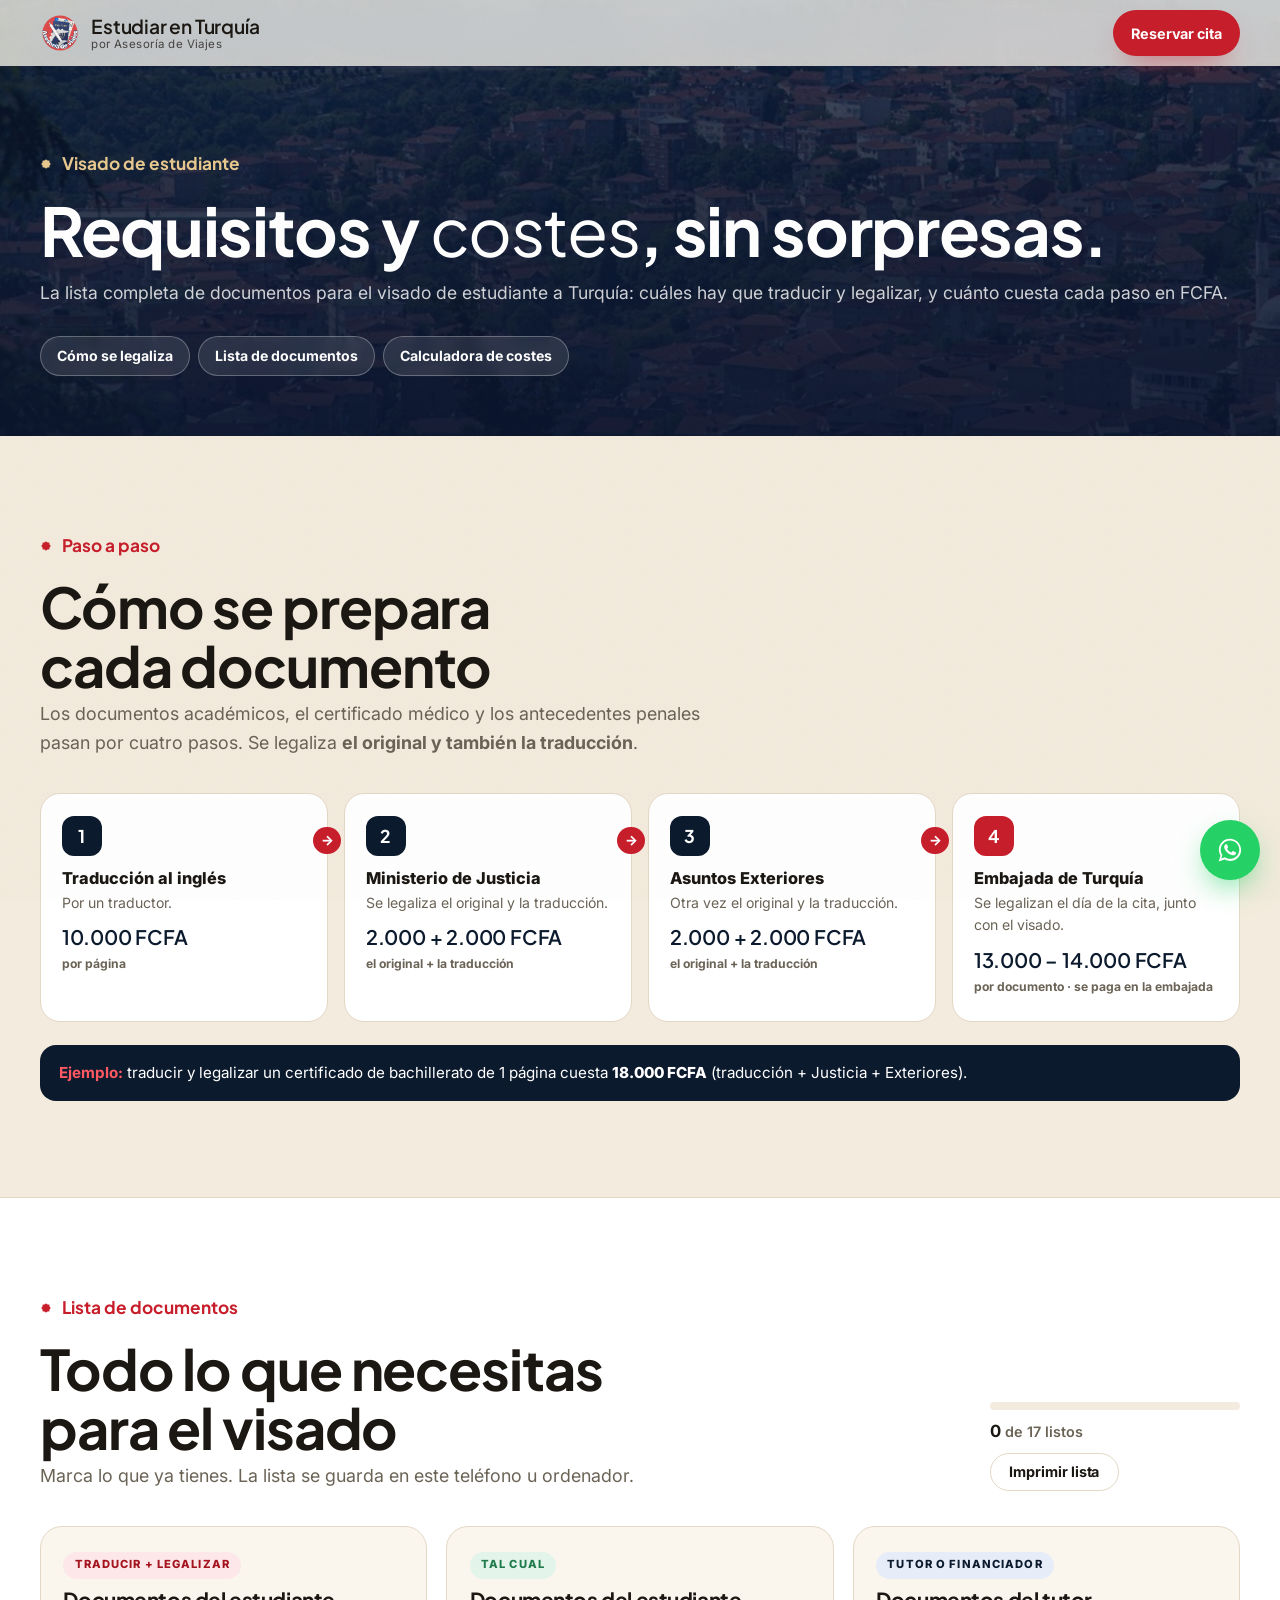
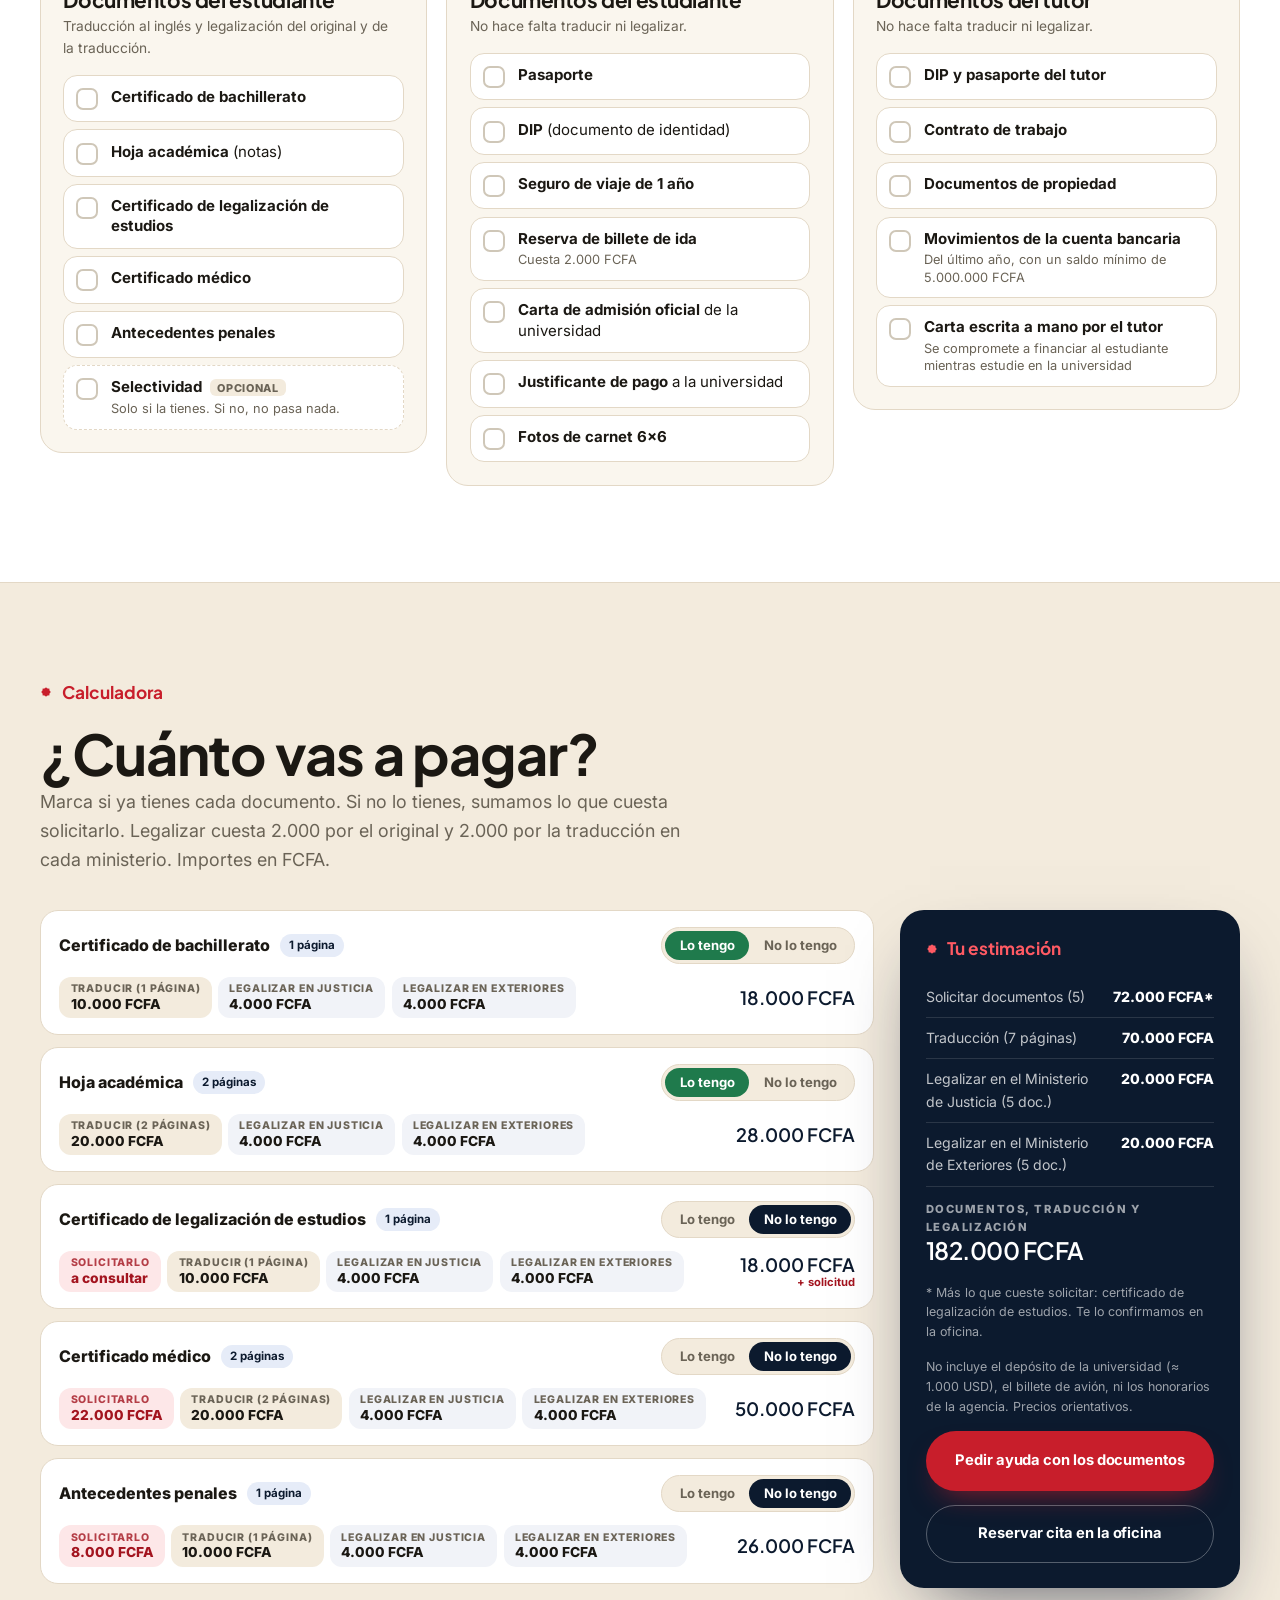
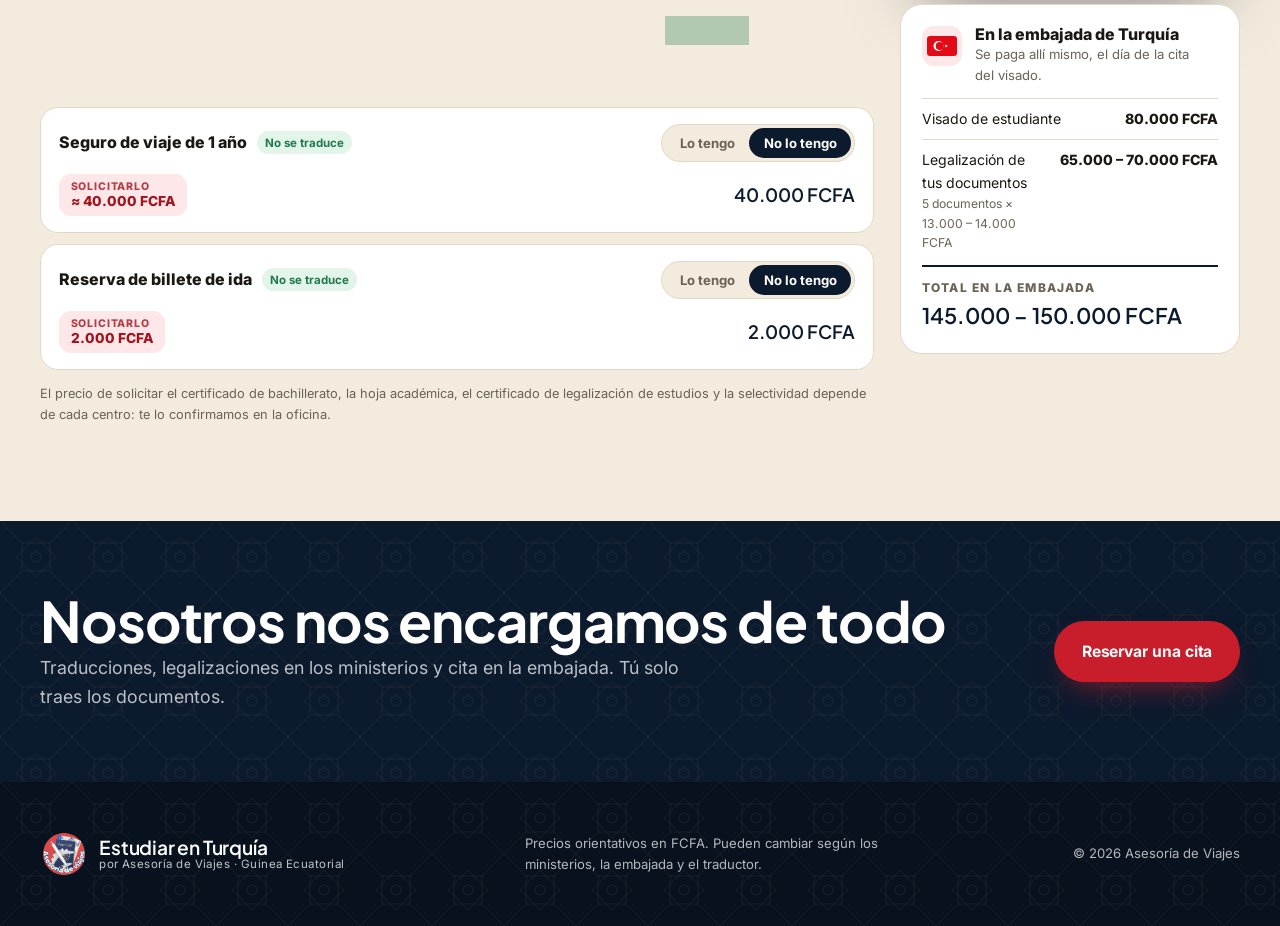
<file: requisitos.html>
<!doctype html>
<html lang="es">
<head>
<meta charset="utf-8">
<meta name="viewport" content="width=device-width, initial-scale=1">
<title>Visado de estudiante para Turquía desde Guinea Ecuatorial: requisitos y costes</title>
<meta name="description" content="Lista completa de documentos para el visado de estudiante a Turquía desde Guinea Ecuatorial: qué hay que traducir y legalizar, y cuánto cuesta cada paso en FCFA.">
<link rel="canonical" href="https://turquia.mercadosemu.com/requisitos.html">
<meta property="og:type" content="article">
<meta property="og:url" content="https://turquia.mercadosemu.com/requisitos.html">
<meta name="twitter:card" content="summary_large_image">
<meta property="og:title" content="Requisitos del visado de estudiante para Turquía">
<meta property="og:description" content="Documentos, traducciones, legalizaciones y costes en FCFA, con calculadora.">
<meta property="og:image" content="https://turquia.mercadosemu.com/img/bosforo-puente.jpg">
<meta name="theme-color" content="#0B1630">
<link rel="icon" href="img/logo.png">
<link rel="preconnect" href="https://fonts.googleapis.com">
<link rel="preconnect" href="https://fonts.gstatic.com" crossorigin>
<link href="https://fonts.googleapis.com/css2?family=Inter:opsz,wght@14..32,400;14..32,500;14..32,600;14..32,700;14..32,800&family=Plus+Jakarta+Sans:wght@500;600;700;800&display=swap" rel="stylesheet">
<link rel="stylesheet" href="styles.css">
<link rel="stylesheet" href="estambul.css">
</head>
<body class="page-search page-req">

<header class="nav is-solid" id="nav">
  <div class="wrap nav__in">
    <a href="index.html" class="brand">
      <img src="img/logo.png" alt="" width="40" height="40">
      <span><strong>Estudiar en Turquía</strong><small>por Asesoría de Viajes</small></span>
    </a>
    <nav class="nav__links" id="menu">
      <a href="index.html#inicio">Buscar carrera</a>
      <a href="requisitos.html" aria-current="page">Requisitos</a>
      <a href="index.html#precios">Precios</a>
      <a href="beca.html">Beca gratis</a>
      <a href="index.html#padres">Para padres</a>
      <a href="index.html#faq">Preguntas</a>
      <a href="index.html#cita" class="btn btn--red btn--sm">Reservar cita</a>
    </nav>
    <button class="nav__burger" id="burger" aria-label="Abrir menú" aria-expanded="false"><span></span><span></span></button>
  </div>
</header>

<section class="shero">
  <div class="shero__bg"><img src="img/levent.jpg" alt=""></div>
  <div class="wrap shero__in">
    <p class="eyebrow eyebrow--light">Visado de estudiante</p>
    <h1>Requisitos y <em>costes</em>, sin sorpresas.</h1>
    <p class="shero__lead">La lista completa de documentos para el visado de estudiante a Turquía: cuáles hay que traducir y legalizar, y cuánto cuesta cada paso en FCFA.</p>
    <div class="req-jump">
      <a href="#proceso-legal">Cómo se legaliza</a>
      <a href="#documentos">Lista de documentos</a>
      <a href="#calculadora">Calculadora de costes</a>
    </div>
  </div>
</section>

<!-- ============ PROCESO DE LEGALIZACIÓN ============ -->
<section class="req-sec" id="proceso-legal">
  <div class="wrap">
    <div class="req-head">
      <p class="eyebrow">Paso a paso</p>
      <h2>Cómo se prepara cada documento</h2>
      <p class="lead">Los documentos académicos, el certificado médico y los antecedentes penales pasan por cuatro pasos. Se legaliza <strong>el original y también la traducción</strong>.</p>
    </div>
    <ol class="lflow">
      <li><span class="lflow__n">1</span><div><h3>Traducción al inglés</h3><p>Por un traductor.</p><strong class="lflow__p" data-price="tr"></strong><small>por página</small></div></li>
      <li><span class="lflow__n">2</span><div><h3>Ministerio de Justicia</h3><p>Se legaliza el original y la traducción.</p><strong class="lflow__p" data-price="jus"></strong><small>el original + la traducción</small></div></li>
      <li><span class="lflow__n">3</span><div><h3>Asuntos Exteriores</h3><p>Otra vez el original y la traducción.</p><strong class="lflow__p" data-price="ext"></strong><small>el original + la traducción</small></div></li>
      <li class="lflow__last"><span class="lflow__n">4</span><div><h3>Embajada de Turquía</h3><p>Se legalizan el día de la cita, junto con el visado.</p><strong class="lflow__p" data-price="emb"></strong><small>por documento · se paga en la embajada</small></div></li>
    </ol>
    <p class="req-note"><strong>Ejemplo:</strong> traducir y legalizar un certificado de bachillerato de 1 página cuesta <span id="exOne"></span> (traducción + Justicia + Exteriores).</p>
  </div>
</section>

<!-- ============ DOCUMENTOS ============ -->
<section class="req-sec req-sec--white" id="documentos">
  <div class="wrap">
    <div class="req-head req-head--row">
      <div>
        <p class="eyebrow">Lista de documentos</p>
        <h2>Todo lo que necesitas para el visado</h2>
        <p class="lead">Marca lo que ya tienes. La lista se guarda en este teléfono u ordenador.</p>
      </div>
      <div class="req-progress"><div class="req-progress__bar"><span id="progBar"></span></div><p><strong id="progN">0</strong> de <span id="progT">0</span> listos</p><button class="btn btn--line btn--sm" type="button" id="printBtn">Imprimir lista</button></div>
    </div>

    <div class="dgroups">
      <div class="dgroup">
        <div class="dgroup__h"><span class="badge badge--red">Traducir + legalizar</span><h3>Documentos del estudiante</h3><p>Traducción al inglés y legalización del original y de la traducción.</p></div>
        <ul class="dlist" data-group="tl">
          <li><label><input type="checkbox" data-id="bach"><span class="dbox"></span><span class="dtxt"><strong>Certificado de bachillerato</strong></span></label></li>
          <li><label><input type="checkbox" data-id="hoja"><span class="dbox"></span><span class="dtxt"><strong>Hoja académica</strong> (notas)</span></label></li>
          <li><label><input type="checkbox" data-id="legest"><span class="dbox"></span><span class="dtxt"><strong>Certificado de legalización de estudios</strong></span></label></li>
          <li><label><input type="checkbox" data-id="med"><span class="dbox"></span><span class="dtxt"><strong>Certificado médico</strong></span></label></li>
          <li><label><input type="checkbox" data-id="ant"><span class="dbox"></span><span class="dtxt"><strong>Antecedentes penales</strong></span></label></li>
          <li class="dopt"><label><input type="checkbox" data-id="sel"><span class="dbox"></span><span class="dtxt"><strong>Selectividad</strong> <em class="tag-opt">Opcional</em><small>Solo si la tienes. Si no, no pasa nada.</small></span></label></li>
        </ul>
      </div>

      <div class="dgroup">
        <div class="dgroup__h"><span class="badge badge--green">Tal cual</span><h3>Documentos del estudiante</h3><p>No hace falta traducir ni legalizar.</p></div>
        <ul class="dlist" data-group="sl">
          <li><label><input type="checkbox" data-id="pas"><span class="dbox"></span><span class="dtxt"><strong>Pasaporte</strong></span></label></li>
          <li><label><input type="checkbox" data-id="dip"><span class="dbox"></span><span class="dtxt"><strong>DIP</strong> (documento de identidad)</span></label></li>
          <li><label><input type="checkbox" data-id="seg"><span class="dbox"></span><span class="dtxt"><strong>Seguro de viaje de 1 año</strong></span></label></li>
          <li><label><input type="checkbox" data-id="bil"><span class="dbox"></span><span class="dtxt"><strong>Reserva de billete de ida</strong><small>Cuesta <span data-price="res"></span></small></span></label></li>
          <li><label><input type="checkbox" data-id="adm"><span class="dbox"></span><span class="dtxt"><strong>Carta de admisión oficial</strong> de la universidad</span></label></li>
          <li><label><input type="checkbox" data-id="pag"><span class="dbox"></span><span class="dtxt"><strong>Justificante de pago</strong> a la universidad</span></label></li>
          <li><label><input type="checkbox" data-id="fot"><span class="dbox"></span><span class="dtxt"><strong>Fotos de carnet 6×6</strong></span></label></li>
        </ul>
      </div>

      <div class="dgroup">
        <div class="dgroup__h"><span class="badge badge--navy">Tutor o financiador</span><h3>Documentos del tutor</h3><p>No hace falta traducir ni legalizar.</p></div>
        <ul class="dlist" data-group="tu">
          <li><label><input type="checkbox" data-id="tid"><span class="dbox"></span><span class="dtxt"><strong>DIP y pasaporte del tutor</strong></span></label></li>
          <li><label><input type="checkbox" data-id="tct"><span class="dbox"></span><span class="dtxt"><strong>Contrato de trabajo</strong></span></label></li>
          <li><label><input type="checkbox" data-id="tpr"><span class="dbox"></span><span class="dtxt"><strong>Documentos de propiedad</strong></span></label></li>
          <li><label><input type="checkbox" data-id="tbk"><span class="dbox"></span><span class="dtxt"><strong>Movimientos de la cuenta bancaria</strong><small>Del último año, con un saldo mínimo de 5.000.000 FCFA</small></span></label></li>
          <li><label><input type="checkbox" data-id="tcar"><span class="dbox"></span><span class="dtxt"><strong>Carta escrita a mano por el tutor</strong><small>Se compromete a financiar al estudiante mientras estudie en la universidad</small></span></label></li>
        </ul>
      </div>
    </div>
  </div>
</section>

<!-- ============ CALCULADORA ============ -->
<section class="req-sec" id="calculadora">
  <div class="wrap">
    <div class="req-head">
      <p class="eyebrow">Calculadora</p>
      <h2>¿Cuánto vas a pagar?</h2>
      <p class="lead">Marca si ya tienes cada documento. Si no lo tienes, sumamos lo que cuesta solicitarlo. Legalizar cuesta 2.000 por el original y 2.000 por la traducción en cada ministerio. Importes en FCFA.</p>
    </div>

    <div class="calc">
      <div class="calc__main">
        <div class="clist" id="clist"></div>
        <p class="clist__fine">El precio de solicitar el certificado de bachillerato, la hoja académica, el certificado de legalización de estudios y la selectividad depende de cada centro: te lo confirmamos en la oficina.</p>
      </div>

      <aside class="cside">
        <div class="csum" aria-live="polite">
          <p class="eyebrow">Tu estimación</p>
          <dl class="csum__lines" id="sumLines"></dl>
          <div class="csum__total"><small>Documentos, traducción y legalización</small><strong id="sumTotal"></strong></div>
          <p class="csum__fine" id="sumPending" hidden></p>
          <p class="csum__fine">No incluye el depósito de la universidad (≈ 1.000 USD), el billete de avión, ni los honorarios de la agencia. Precios orientativos.</p>
          <a class="btn btn--red btn--block" id="sumWa" data-track="Calculadora de requisitos" target="_blank" rel="noopener" href="#">Pedir ayuda con los documentos</a>
          <a class="btn btn--line btn--block" href="index.html#cita">Reservar cita en la oficina</a>
        </div>

        <div class="cemb" aria-live="polite">
          <div class="cemb__h"><span class="cemb__ic" aria-hidden="true"><svg viewBox="0 0 30 20" width="30" height="20"><rect width="30" height="20" rx="3" fill="#E30A17"/><circle cx="11.5" cy="10" r="5" fill="#fff"/><circle cx="12.75" cy="10" r="4" fill="#E30A17"/><path fill="#fff" d="M17.3 10l3.4-1.1-2.1 2.9V8.2l2.1 2.9z"/></svg></span><div><h3>En la embajada de Turquía</h3><p>Se paga allí mismo, el día de la cita del visado.</p></div></div>
          <dl class="cemb__lines">
            <div><dt>Visado de estudiante</dt><dd id="embVisa"></dd></div>
            <div><dt>Legalización de tus documentos<small id="embDocsN"></small></dt><dd id="embDocs"></dd></div>
          </dl>
          <div class="cemb__total"><span>Total en la embajada</span><strong id="embTotal"></strong></div>
        </div>
      </aside>
    </div>
  </div>
</section>

<section class="section section--navy scta">
  <div class="wrap scta__in">
    <div>
      <h2>Nosotros nos encargamos de todo</h2>
      <p class="lead">Traducciones, legalizaciones en los ministerios y cita en la embajada. Tú solo traes los documentos.</p>
    </div>
    <a href="index.html#cita" class="btn btn--red">Reservar una cita</a>
  </div>
</section>

<footer class="foot">
  <div class="wrap foot__in">
    <div class="brand brand--foot">
      <img src="img/logo.png" alt="" width="48" height="48">
      <span><strong>Estudiar en Turquía</strong><small>por Asesoría de Viajes · Guinea Ecuatorial</small></span>
    </div>
    <p class="foot__note">Precios orientativos en FCFA. Pueden cambiar según los ministerios, la embajada y el traductor.</p>
    <p class="foot__copy">© <span id="year"></span> Asesoría de Viajes</p>
  </div>
</footer>

<a class="wa" data-track="Botón flotante" href="https://wa.me/905466175501?text=Hola%2C%20vengo%20de%20la%20p%C3%A1gina%20web%20%28turquia.mercadosemu.com%29%20y%20tengo%20una%20pregunta%20sobre%20los%20requisitos%20del%20visado." target="_blank" rel="noopener" aria-label="Escribir por WhatsApp">
  <svg viewBox="0 0 32 32" width="28" height="28" aria-hidden="true"><path fill="currentColor" d="M16 3C9 3 3.3 8.6 3.3 15.6c0 2.4.7 4.7 1.9 6.7L3 29l6.9-2.1c1.9 1 4 1.6 6.1 1.6 7 0 12.7-5.6 12.7-12.6S23 3 16 3zm0 23.1c-1.9 0-3.8-.5-5.4-1.5l-.4-.2-4.1 1.2 1.2-4-.3-.4c-1.1-1.7-1.6-3.6-1.6-5.6 0-5.8 4.7-10.5 10.6-10.5s10.6 4.7 10.6 10.5S21.9 26.1 16 26.1zm5.8-7.9c-.3-.2-1.9-.9-2.2-1-.3-.1-.5-.2-.7.2-.2.3-.8 1-1 1.2-.2.2-.4.2-.7.1-.3-.2-1.4-.5-2.6-1.6-1-.9-1.6-1.9-1.8-2.2-.2-.3 0-.5.1-.7l.5-.6c.2-.2.2-.3.3-.6.1-.2 0-.4 0-.6l-1-2.4c-.3-.6-.5-.5-.7-.5h-.6c-.2 0-.6.1-.9.4-.3.3-1.2 1.1-1.2 2.8s1.2 3.3 1.4 3.5c.2.2 2.4 3.6 5.8 5 .8.4 1.4.6 1.9.7.8.3 1.5.2 2.1.1.6-.1 1.9-.8 2.2-1.5.3-.7.3-1.4.2-1.5-.1-.2-.3-.3-.6-.4z"/></svg>
</a>

<script src="visit.js"></script>
<script src="track.js" defer></script>
<script src="requisitos.js"></script>
</body>
</html>
</file>
<file: styles.css>
:root{
  --navy:#0B1630;
  --navy-2:#13234A;
  --red:#E30A17;
  --red-d:#B80812;
  --gold:#C9A45C;
  --cream:#F7F2EA;
  --paper:#FFFDF9;
  --ink:#141A2A;
  --muted:#5D6478;
  --line:#E7E0D3;
  --radius:18px;
  --shadow:0 20px 50px -20px rgba(11,22,48,.35);
  --serif:"Plus Jakarta Sans",system-ui,-apple-system,Segoe UI,Roboto,sans-serif;
  --sans:"Inter",system-ui,-apple-system,Segoe UI,Roboto,sans-serif;
}
*{box-sizing:border-box;margin:0;padding:0}
html{scroll-behavior:smooth;scroll-padding-top:80px}
body{font-family:var(--sans);color:var(--ink);background:var(--paper);line-height:1.6;font-size:17px;-webkit-font-smoothing:antialiased;overflow-x:hidden}
img{display:block;max-width:100%}
a{color:inherit}
.wrap{width:min(1200px,100% - 32px);margin-inline:auto}
.wrap--narrow{width:min(820px,100% - 32px)}

h1,h2,h3{font-family:var(--serif);font-weight:700;line-height:1.1;letter-spacing:-.025em}
em{font-style:normal}
h1 em,h2 em{font-style:normal;font-weight:inherit;color:var(--red)}
h2{font-size:clamp(2rem,4.2vw,3.2rem);margin-bottom:.5em}
h3{font-size:1.3rem}
.lead{font-size:1.12rem;color:var(--muted);max-width:60ch}
.eyebrow{display:inline-flex;align-items:center;gap:.6em;font-size:.78rem;font-weight:800;letter-spacing:.18em;text-transform:uppercase;color:var(--red);margin-bottom:1.1rem}
.eyebrow::before{content:"";width:28px;height:2px;background:currentColor}
.eyebrow--light{color:#fff}
.eyebrow--light::before{background:var(--red)}
.fine{font-size:.85rem;color:var(--muted);margin-top:1.4rem}
.fine--light{color:rgba(255,255,255,.6);text-align:center}

/* buttons */
.btn{display:inline-flex;align-items:center;justify-content:center;gap:.5em;padding:1rem 1.6rem;border-radius:999px;font-weight:700;font-size:.98rem;text-decoration:none;border:2px solid transparent;cursor:pointer;transition:transform .2s ease,background .2s ease,box-shadow .2s ease;font-family:inherit}
.btn:active{transform:scale(.97)}
.btn--red{background:var(--red);color:#fff;box-shadow:0 10px 30px -10px rgba(227,10,23,.6)}
.btn--navy{background:var(--navy);color:#fff}
.btn--ghost{border-color:rgba(255,255,255,.55);color:#fff;backdrop-filter:blur(6px)}
.btn--sm{padding:.6rem 1.15rem;font-size:.9rem}
.btn--block{width:100%}

/* nav */
.nav{position:fixed;inset:0 0 auto;z-index:50;transition:background .3s ease,box-shadow .3s ease,padding .3s ease;padding:18px 0;color:#fff}
.nav.is-solid{background:rgba(255,253,249,.92);backdrop-filter:blur(14px);box-shadow:0 1px 0 var(--line);padding:10px 0;color:var(--ink)}
.nav__in{display:flex;align-items:center;justify-content:space-between;gap:1rem}
.brand{display:flex;align-items:center;gap:.7rem;text-decoration:none}
.brand img{border-radius:50%}
.brand span{display:flex;flex-direction:column;line-height:1.15}
.brand strong{font-family:var(--serif);font-size:1.15rem;font-weight:600}
.brand small{font-size:.72rem;opacity:.75;letter-spacing:.04em}
.nav__links{display:flex;align-items:center;gap:1.6rem}
.nav__links a:not(.btn){text-decoration:none;font-weight:600;font-size:.93rem;opacity:.9;position:relative}
.nav__links a:not(.btn)::after{content:"";position:absolute;left:0;right:0;bottom:-4px;height:2px;background:var(--red);transform:scaleX(0);transform-origin:left;transition:transform .25s ease}
.nav__burger{display:none;background:none;border:0;width:44px;height:44px;cursor:pointer;color:inherit;position:relative}
.nav__burger span{position:absolute;left:10px;right:10px;height:2px;background:currentColor;transition:transform .3s ease}
.nav__burger span:first-child{top:17px}.nav__burger span:last-child{top:25px}
.nav.is-open .nav__burger span:first-child{transform:translateY(4px) rotate(45deg)}
.nav.is-open .nav__burger span:last-child{transform:translateY(-4px) rotate(-45deg)}

/* sections */
.section{padding:clamp(80px,11vw,140px) 0}
.section--navy{background:var(--navy);color:#fff}
.section--navy .lead{color:rgba(255,255,255,.72)}
.section--navy h2 em{color:#ff5a63}
.section--cream{background:var(--cream)}
.head{margin-bottom:3.5rem;max-width:760px}
.head--center{text-align:center;margin-inline:auto}
.head--center .lead{margin-inline:auto}
.head--row{max-width:none;display:flex;justify-content:space-between;align-items:flex-end;gap:2rem;flex-wrap:wrap}
.head--row>div:first-child{max-width:640px}

/* split */
.split{display:grid;grid-template-columns:1.05fr .95fr;gap:clamp(40px,6vw,90px);align-items:center}
.split--rev .split__media{order:-1}
.why{display:grid;grid-template-columns:1fr 1fr;gap:1.8rem 2rem;margin-top:2.4rem}
.why__item{display:flex;gap:.9rem}
.why__ico{color:var(--red);font-size:.8rem;margin-top:.35rem}
.why h3{font-family:var(--sans);font-size:1.02rem;font-weight:800;letter-spacing:0;margin-bottom:.3rem}
.why p{font-size:.95rem;color:var(--muted)}
.stack{position:relative;padding:0 0 70px 0}
.stack__a{width:78%;aspect-ratio:4/5;object-fit:cover;border-radius:var(--radius);box-shadow:var(--shadow);margin-left:auto}
.stack__b{position:absolute;left:0;bottom:0;width:52%;aspect-ratio:1;object-fit:cover;border-radius:var(--radius);border:8px solid var(--paper);box-shadow:var(--shadow)}
.stack__tag{position:absolute;right:-8px;bottom:110px;background:var(--paper);padding:.8rem 1.1rem;border-radius:12px;box-shadow:var(--shadow);font-size:.85rem;max-width:230px;border-left:4px solid var(--red)}

/* steps */
.steps{list-style:none;display:grid;grid-template-columns:repeat(3,1fr);gap:1px;background:rgba(255,255,255,.12);border:1px solid rgba(255,255,255,.12);border-radius:var(--radius);overflow:hidden}
.step{background:var(--navy);padding:2.4rem 2rem 2.6rem;display:flex;flex-direction:column;gap:1.2rem;transition:background .3s ease}
.step__n{font-family:var(--serif);font-size:3.2rem;line-height:1;color:transparent;-webkit-text-stroke:1.2px rgba(255,255,255,.45)}
.step h3{font-size:1.4rem;margin-bottom:.6rem}
.step p{color:rgba(255,255,255,.72);font-size:.96rem}
.step__tag{display:inline-block;font-size:.72rem!important;font-weight:800;letter-spacing:.12em;text-transform:uppercase;color:#fff!important;background:rgba(255,255,255,.1);padding:.3rem .7rem;border-radius:999px;margin-bottom:.9rem}
.step__tag--free{background:#1f8a5b}
.step__tag--gold{background:var(--gold);color:var(--navy)!important}
.step--key{background:linear-gradient(160deg,#1a2c5c,var(--navy))}
.step--key .step__n{-webkit-text-stroke-color:var(--gold)}
.callout{margin-top:3rem;display:flex;align-items:center;justify-content:space-between;gap:2rem;padding:2rem 2.2rem;border-radius:var(--radius);background:rgba(255,255,255,.06);border:1px solid rgba(255,255,255,.15)}
.callout p{max-width:70ch;color:rgba(255,255,255,.85)}
.callout strong{color:#fff}

/* cities */
.cities{display:grid;grid-template-columns:1.5fr 1fr 1fr;grid-template-rows:300px 300px;gap:6px}
.city{position:relative;overflow:hidden;color:#fff;display:flex;align-items:flex-end;padding:1.8rem}
.city::before{content:"";position:absolute;inset:0;background:var(--img) center/cover;transition:transform 1.2s cubic-bezier(.2,.7,.2,1)}
.city::after{content:"";position:absolute;inset:0;background:linear-gradient(0deg,rgba(11,22,48,.88),rgba(11,22,48,.05) 65%)}
.city>div{position:relative;z-index:1;max-width:36ch}
.city h3{font-size:1.6rem;margin-bottom:.4rem}
.city p{font-size:.92rem;opacity:.85}
.city .eyebrow{margin-bottom:.6rem}
.city--big{grid-row:span 2}
.city--big h3{font-size:2.3rem}
.cities .city:nth-child(4){grid-column:span 2}

/* plans */
.plans{display:grid;grid-template-columns:1fr 1fr;gap:1.6rem;align-items:start;max-width:1040px;margin-inline:auto}
.plan{background:#fff;border-radius:24px;padding:2.4rem;border:1px solid var(--line);position:relative;display:flex;flex-direction:column;gap:1rem}
.plan--feat{background:var(--navy);color:#fff;border-color:var(--navy);box-shadow:0 40px 80px -30px rgba(11,22,48,.6)}
.plan__badge{position:absolute;top:-14px;left:2.4rem;background:var(--gold);color:var(--navy);font-size:.74rem;font-weight:800;letter-spacing:.08em;text-transform:uppercase;padding:.4rem .9rem;border-radius:999px}
.plan__kicker{font-size:.78rem;font-weight:800;letter-spacing:.16em;text-transform:uppercase;color:var(--red)}
.plan--feat .plan__kicker{color:#ff5a63}
.plan h3{font-size:2rem}
.plan__desc{color:var(--muted)}
.plan--feat .plan__desc{color:rgba(255,255,255,.72)}
.plan__price{display:flex;flex-direction:column;padding:1.2rem 0;border-block:1px solid var(--line)}
.plan--feat .plan__price{border-color:rgba(255,255,255,.15)}
.plan__price>.money{font-family:var(--serif);font-size:clamp(2.2rem,4vw,3rem);font-weight:600;line-height:1.1}
.plan__price small{font-size:.85rem;color:var(--muted)}
.plan--feat .plan__price small{color:rgba(255,255,255,.6)}
.ticks{list-style:none;display:flex;flex-direction:column;gap:.7rem}
.ticks li{position:relative;padding-left:1.9rem;font-size:.97rem}
.ticks li::before{content:"";position:absolute;left:0;top:.2em;width:1.15rem;height:1.15rem;border-radius:50%;background:var(--red) url("data:image/svg+xml,%3Csvg xmlns='http://www.w3.org/2000/svg' viewBox='0 0 20 20'%3E%3Cpath d='M5 10.5l3.2 3L15 7' fill='none' stroke='white' stroke-width='2.4' stroke-linecap='round' stroke-linejoin='round'/%3E%3C/svg%3E") center/80% no-repeat}
.plan__compare{font-size:.92rem;background:rgba(255,255,255,.07);padding:.9rem 1rem;border-radius:12px;color:rgba(255,255,255,.85)}
.plan__compare .money{font-weight:800;color:#fff}
.plan__no{font-size:.85rem;color:rgba(255,255,255,.6)}
.plan .btn{margin-top:.6rem}
.plan__more summary{cursor:pointer;font-weight:700;font-size:.92rem;color:var(--navy);list-style:none;display:flex;align-items:center;gap:.5rem}
.plan__more summary::-webkit-details-marker{display:none}
.plan__more summary::after{content:"+";font-size:1.2rem;color:var(--red);transition:transform .2s}
.plan__more[open] summary::after{transform:rotate(45deg)}
.costs{width:100%;border-collapse:collapse;margin-top:1rem;font-size:.9rem}
.costs td{padding:.55rem 0;border-bottom:1px solid var(--line)}
.costs td:last-child{text-align:right;font-weight:600;white-space:nowrap;padding-left:1rem}
.costs__total td{border-bottom:0;font-weight:800;color:var(--red);padding-top:.9rem}

/* parents */
.portrait{position:relative}
.portrait img{width:100%;aspect-ratio:4/5;object-fit:cover;border-radius:24px;box-shadow:var(--shadow)}
.portrait figcaption{position:absolute;left:-20px;bottom:40px;max-width:280px;background:var(--red);color:#fff;padding:1.2rem 1.4rem;border-radius:14px;font-family:var(--serif);font-weight:600;font-size:1.05rem;line-height:1.35;box-shadow:var(--shadow)}
.mini{font-family:var(--sans);font-size:.8rem;font-weight:800;letter-spacing:.14em;text-transform:uppercase;margin:2rem 0 .9rem;color:var(--navy)}
.docs{list-style:none;display:grid;gap:.6rem}
.docs li{display:flex;gap:1rem;align-items:center;background:var(--cream);padding:.85rem 1rem;border-radius:12px;font-weight:600;font-size:.96rem}
.docs li span{flex:none;width:32px;height:32px;display:grid;place-items:center;border-radius:50%;background:var(--navy);color:#fff;font-size:.78rem;font-weight:800}
.docs--soft{grid-template-columns:1fr 1fr}
.docs--soft li{background:transparent;border:1px solid var(--line);font-weight:500}
.docs--soft li span{background:var(--red);font-size:.85rem}

/* band */
.band{position:relative;padding:clamp(100px,14vw,170px) 0;color:#fff;text-align:center;overflow:hidden}
.band::before{content:"";position:absolute;inset:0;background:var(--img) center 40%/cover fixed}
.band::after{content:"";position:absolute;inset:0;background:rgba(11,22,48,.72)}
.band__in{position:relative;z-index:1}
.band h2{font-size:clamp(1.9rem,4.4vw,3.4rem);max-width:22ch;margin:0 auto 2rem}
.band h2 em{color:#fff}

/* faq */
.faq{display:flex;flex-direction:column;border-top:1px solid var(--line)}
.faq details{border-bottom:1px solid var(--line)}
.faq summary{list-style:none;cursor:pointer;padding:1.4rem 3rem 1.4rem 0;position:relative;font-family:var(--serif);font-size:1.25rem;font-weight:600}
.faq summary::-webkit-details-marker{display:none}
.faq summary::after{content:"";position:absolute;right:6px;top:50%;width:14px;height:14px;margin-top:-10px;border-right:2px solid var(--red);border-bottom:2px solid var(--red);transform:rotate(45deg);transition:transform .25s ease}
.faq details[open] summary::after{transform:rotate(-135deg);margin-top:-2px}
.faq details p{padding:0 0 1.5rem;color:var(--muted);max-width:68ch}

/* cita */
.cita{position:relative;overflow:hidden}
.cita::before{content:"";position:absolute;width:700px;height:700px;border-radius:50%;right:-250px;top:-250px;background:radial-gradient(circle,rgba(227,10,23,.25),transparent 65%)}
.cita .split{position:relative}
.contact{list-style:none;margin-top:2.4rem;display:flex;flex-direction:column;gap:1.1rem}
.contact li{display:flex;flex-direction:column;gap:.15rem;padding-left:1rem;border-left:2px solid var(--red)}
.contact__k{font-size:.72rem;font-weight:800;letter-spacing:.16em;text-transform:uppercase;color:rgba(255,255,255,.55)}
.contact a{font-weight:700;font-size:1.2rem;text-decoration:none}
.form{background:var(--paper);color:var(--ink);border-radius:24px;padding:2.2rem;display:flex;flex-direction:column;gap:1rem;box-shadow:0 40px 80px -30px rgba(0,0,0,.6)}
.form h3{font-size:1.7rem;margin-bottom:.2rem}
.who{display:grid;grid-template-columns:1fr 1fr;gap:.5rem}
.who label{cursor:pointer}
.who input{position:absolute;opacity:0;pointer-events:none}
.who span{display:block;text-align:center;padding:.7rem;border-radius:12px;border:1.5px solid var(--line);font-weight:700;font-size:.9rem;transition:all .2s ease}
.who input:checked+span{border-color:var(--navy);background:var(--navy);color:#fff}
.who input:focus-visible+span{outline:2px solid var(--red);outline-offset:2px}
.f{display:flex;flex-direction:column;gap:.35rem;font-size:.82rem;font-weight:700;color:var(--muted)}
.f input,.f select,.f textarea{font:500 16px var(--sans);color:var(--ink);padding:.8rem .95rem;border:1.5px solid var(--line);border-radius:12px;background:#fff;transition:border-color .2s ease,box-shadow .2s ease;width:100%}
.f input:focus,.f select:focus,.f textarea:focus{outline:0;border-color:var(--navy);box-shadow:0 0 0 4px rgba(11,22,48,.08)}
.f2{display:grid;grid-template-columns:1fr 1fr;gap:.8rem}
.form__err{color:var(--red);font-weight:700;font-size:.88rem}
.form .fine--light{color:var(--muted);margin-top:0}

/* footer */
.foot{background:#070F22;color:rgba(255,255,255,.7);padding:3rem 0}
.foot__in{display:flex;flex-wrap:wrap;align-items:center;justify-content:space-between;gap:1.5rem}
.brand--foot{color:#fff}
.foot__note{font-size:.82rem;max-width:46ch}
.foot__copy{font-size:.82rem}

/* whatsapp float */
.wa{position:fixed;right:20px;bottom:20px;z-index:60;width:60px;height:60px;border-radius:50%;background:#25D366;color:#fff;display:grid;place-items:center;box-shadow:0 12px 30px -8px rgba(37,211,102,.7);transition:transform .2s ease}

/* reveal */
.reveal{opacity:0;transform:translateY(28px);transition:opacity .9s cubic-bezier(.2,.7,.2,1),transform .9s cubic-bezier(.2,.7,.2,1)}
.reveal.is-in{opacity:1;transform:none}
.steps .step.reveal:nth-child(3n+2){transition-delay:.1s}
.steps .step.reveal:nth-child(3n){transition-delay:.2s}
@media (prefers-reduced-motion:reduce){*,*::before,*::after{animation:none!important;transition:none!important}.reveal{opacity:1;transform:none}}

/* responsive */
@media (max-width:1020px){
  .steps{grid-template-columns:1fr 1fr}
  .nav__links a:not(.btn){display:none}
}
@media (max-width:860px){
  .nav__burger{display:block}
  .nav__links{position:fixed;inset:0 0 auto;top:0;flex-direction:column;align-items:stretch;gap:0;background:var(--paper);color:var(--ink);padding:84px 16px 24px;transform:translateY(-105%);transition:transform .35s cubic-bezier(.2,.7,.2,1);box-shadow:0 20px 40px rgba(0,0,0,.15);z-index:-1}
  .nav__links a:not(.btn){display:block;padding:1rem 0;border-bottom:1px solid var(--line);font-size:1.05rem}
  .nav__links .btn{margin-top:1rem;padding:1rem}
  .nav.is-open .nav__links{transform:none}
  .nav.is-open{color:var(--ink)}
  .split{grid-template-columns:1fr}
  .split--rev .split__media{order:0}
  .plans{grid-template-columns:1fr;gap:2.4rem}
  .plan--feat{order:-1}
  .cities{grid-template-columns:1fr 1fr;grid-template-rows:340px 240px 240px}
  .city--big{grid-row:auto;grid-column:span 2}
  .cities .city:nth-child(4){grid-column:span 2}
  .head--row{flex-direction:column;align-items:flex-start}
  .callout{flex-direction:column;align-items:flex-start}
  .band::before{background-attachment:scroll}
  .portrait figcaption{left:12px}
  .portrait img{aspect-ratio:4/3;object-position:50% 20%}
}
@media (max-width:620px){
  body{font-size:16px}
  .steps,.why,.docs--soft{grid-template-columns:1fr}
  .cities{grid-template-columns:1fr;grid-template-rows:none}
  .city{min-height:260px}
  .city--big,.cities .city:nth-child(4){grid-column:auto}
  .city--big h3{font-size:1.8rem}
  .stack__tag{right:0;bottom:60px;max-width:190px}
  .plan,.form{padding:1.6rem}
  .plan__badge{left:1.6rem}
  .f2{grid-template-columns:1fr}
  .brand small{display:none}
}

/* ===================== BUSCADOR (programas.html) ===================== */
.page-search{background:var(--cream)}
.nav__links a[aria-current="page"]{color:var(--red);opacity:1}
.shero{position:relative;color:#fff;padding:150px 0 60px;overflow:hidden}
.shero__bg{position:absolute;inset:0}
.shero__bg img{width:100%;height:100%;object-fit:cover;object-position:center 60%}
.shero::after{content:"";position:absolute;inset:0;background:linear-gradient(180deg,rgba(11,22,48,.75),rgba(11,22,48,.92))}
.shero__in{position:relative;z-index:1}
.shero h1{font-size:clamp(2.3rem,5.5vw,4.2rem);margin-bottom:.8rem}
.shero h1 em{color:#fff;font-weight:400}
.shero__lead{color:rgba(255,255,255,.8);font-size:1.1rem;margin-bottom:1.8rem}
.shero__lead span{font-weight:800;color:#fff}
.sbox{display:flex;align-items:center;gap:.8rem;background:#fff;color:var(--ink);border-radius:999px;padding:.35rem .4rem .35rem 1.3rem;max-width:760px;box-shadow:0 30px 60px -20px rgba(0,0,0,.5)}
.sbox svg{color:var(--muted);flex:none}
.sbox input{flex:1;border:0;outline:0;font:500 1.08rem var(--sans);padding:.9rem 0;background:none;min-width:0;color:var(--ink)}
.squick{display:flex;flex-wrap:wrap;gap:.5rem;margin-top:1.1rem}
.squick button{background:rgba(255,255,255,.1);border:1px solid rgba(255,255,255,.25);color:#fff;border-radius:999px;padding:.4rem .9rem;font:600 .85rem var(--sans);cursor:pointer;transition:background .2s}

.sgrid{display:grid;grid-template-columns:290px 1fr;gap:2rem;padding:2.5rem 0 5rem;align-items:start}
.filters{background:#fff;border:1px solid var(--line);border-radius:var(--radius);padding:1.4rem;position:sticky;top:84px;max-height:calc(100vh - 100px);overflow:auto}
.filters__head{display:flex;justify-content:space-between;align-items:baseline;margin-bottom:.4rem}
.filters__head h2{font-size:1.4rem;margin:0}
.link{background:none;border:0;color:var(--red);font:700 .85rem var(--sans);cursor:pointer}
.fgroup{padding:1.1rem 0;border-bottom:1px solid var(--line)}
.fgroup h3{font-family:var(--sans);font-size:.74rem;font-weight:800;letter-spacing:.14em;text-transform:uppercase;color:var(--muted);margin-bottom:.7rem}
.fchips{display:flex;flex-wrap:wrap;gap:.4rem}
.fchip{border:1px solid var(--line);background:#fff;border-radius:999px;padding:.4rem .8rem;font:600 .84rem var(--sans);cursor:pointer;color:var(--ink);transition:all .15s}
.fchip.is-on{background:var(--navy);border-color:var(--navy);color:#fff}
.fselect{width:100%;font:600 .92rem var(--sans);padding:.65rem .8rem;border:1.5px solid var(--line);border-radius:12px;background:#fff;color:var(--ink)}
.fselect--sm{width:auto;padding:.5rem .7rem;font-size:.86rem}
.frange{width:100%;accent-color:var(--red)}
.frange__val{font-weight:800;font-size:.92rem;margin-top:.3rem;color:var(--navy)}
.fcheck{display:flex;gap:.55rem;align-items:center;font-size:.88rem;font-weight:600;padding-top:1rem;cursor:pointer}
.fcheck input{accent-color:var(--red);width:17px;height:17px}
.filters__close,.filters__open{display:none}
.btn--line{border:1.5px solid var(--line);background:#fff;color:var(--ink)}

.results__bar{display:flex;justify-content:space-between;align-items:center;gap:1rem;margin-bottom:1rem;flex-wrap:wrap}
.results__bar p{font-size:1rem;color:var(--muted)}
.results__bar strong{color:var(--ink);font-size:1.15rem}
.results__tools{display:flex;gap:.5rem;align-items:center}
.plist{display:flex;flex-direction:column;gap:.75rem}
.prog{display:grid;grid-template-columns:56px 1fr auto;gap:1.1rem;align-items:center;background:#fff;border:1px solid var(--line);border-radius:16px;padding:1.1rem 1.2rem;transition:box-shadow .25s ease,border-color .25s ease,transform .25s ease;animation:rise .4s cubic-bezier(.2,.7,.2,1) both}
.prog__mono{width:56px;height:56px;border-radius:14px;display:grid;place-items:center;font-family:var(--serif);font-weight:700;color:#fff;background:hsl(var(--h) 45% 28%);font-size:1rem;align-self:start}
.prog h3{font-size:1.18rem;line-height:1.25}
.prog__en{font-size:.8rem;color:var(--muted);margin-top:.1rem}
.prog__uni{font-size:.9rem;margin-top:.35rem;color:#3d4356}
.prog__tags{display:flex;flex-wrap:wrap;gap:.35rem;margin-top:.55rem}
.t{font-size:.74rem;font-weight:700;padding:.22rem .6rem;border-radius:999px;background:var(--cream);color:#454b5e}
.t--deg{background:var(--navy);color:#fff}
.t--note{background:transparent;border:1px dashed var(--line);font-weight:600}
.prog__side{display:flex;flex-direction:column;align-items:flex-end;gap:.6rem;text-align:right;min-width:170px}
.prog__price{display:flex;flex-direction:column;align-items:flex-end;line-height:1.2}
.prog__price s{font-size:.82rem;color:var(--muted)}
.prog__price strong{font-family:var(--serif);font-size:1.35rem;font-weight:600;color:var(--navy);white-space:nowrap}
.prog__price small{font-size:.74rem;color:var(--muted);font-weight:600}
.prog__price--ask strong{font-size:1rem;color:var(--muted)}
.results__more{display:flex;justify-content:center;margin-top:1.5rem}
.empty{background:#fff;border:1px dashed var(--line);border-radius:16px;padding:2.5rem;text-align:center}
.empty h3{margin-bottom:.6rem}
.empty p{color:var(--muted);max-width:52ch;margin:auto}
.empty a{color:var(--red);font-weight:700}
.scta{padding:70px 0}
.scta__in{display:flex;justify-content:space-between;align-items:center;gap:2rem;flex-wrap:wrap}
.scta h2{margin-bottom:.3rem}


@media (max-width:960px){
  .sgrid{grid-template-columns:1fr}
  .filters{position:fixed;inset:0;z-index:80;border-radius:0;max-height:none;transform:translateY(100%);transition:transform .35s cubic-bezier(.2,.7,.2,1);padding:1.4rem 16px 2rem}
  .filters.is-open{transform:none}
  .filters__close{display:flex;margin-top:1.4rem;position:sticky;bottom:0}
  .filters__open{display:inline-flex}
}
@media (max-width:620px){
  .shero{padding:120px 0 44px}
  .prog{grid-template-columns:44px 1fr;padding:1rem}
  .prog__mono{width:44px;height:44px;font-size:.85rem;border-radius:12px}
  .prog__side{grid-column:1/-1;flex-direction:row;justify-content:space-between;align-items:center;min-width:0;border-top:1px dashed var(--line);padding-top:.8rem}
  .prog__price{align-items:flex-start;text-align:left}
  .results__tools{width:100%}
  .results__tools .fselect{flex:1}
}

/* ===================== PORTADA: BUSCADOR PRIMERO ===================== */
@keyframes rise{from{opacity:0;transform:translateY(20px)}to{opacity:1;transform:none}}
@keyframes pulse{70%{box-shadow:0 0 0 10px rgba(227,10,23,0)}100%{box-shadow:0 0 0 0 rgba(227,10,23,0)}}
@keyframes kenburns{from{transform:scale(1.1)}to{transform:scale(1)}}
.dot{width:8px;height:8px;border-radius:50%;background:var(--red);box-shadow:0 0 0 0 rgba(227,10,23,.7);animation:pulse 2s infinite;flex:none}
.link-arrow{font-weight:800;font-size:.92rem;color:var(--red);text-decoration:none;white-space:nowrap}

/* hero */
.hs{position:relative;color:#fff;min-height:min(92svh,880px);display:flex;align-items:center;padding:130px 0 150px;isolation:isolate}
.hs__bg{position:absolute;inset:0;overflow:hidden;z-index:-2}
.hs__bg img{width:100%;height:100%;object-fit:cover;object-position:center 35%;animation:kenburns 24s ease-out both}
.hs__shade{position:absolute;inset:0;z-index:-1;background:radial-gradient(ellipse at 50% 45%,rgba(11,22,48,.35),rgba(11,22,48,.85) 75%),linear-gradient(180deg,rgba(11,22,48,.55) 0%,rgba(11,22,48,.2) 40%,rgba(11,22,48,.9) 100%)}
.hs__in{text-align:center;display:flex;flex-direction:column;align-items:center}
.hs__kicker{display:inline-flex;align-items:center;gap:.6rem;font-size:.8rem;font-weight:700;letter-spacing:.06em;background:rgba(255,255,255,.1);border:1px solid rgba(255,255,255,.22);backdrop-filter:blur(8px);padding:.45rem 1rem;border-radius:999px;margin-bottom:1.6rem;animation:rise .8s both}
.hs h1{font-size:clamp(3rem,8.5vw,6.6rem);line-height:.98;letter-spacing:-.03em;margin-bottom:1.2rem;animation:rise .8s .08s both;text-shadow:0 10px 40px rgba(0,0,0,.3)}
.hs h1 em{color:#fff;font-weight:400}
.hs__lead{max-width:56ch;font-size:clamp(1.02rem,1.5vw,1.18rem);color:rgba(255,255,255,.86);margin-bottom:2.2rem;animation:rise .8s .16s both}

/* barra de búsqueda */
.sbar{position:relative;z-index:5;width:min(1000px,100%);display:grid;grid-template-columns:1.7fr 1fr 1fr auto;align-items:stretch;background:#fff;color:var(--ink);border-radius:999px;padding:8px;box-shadow:0 40px 90px -25px rgba(0,0,0,.65),0 0 0 1px rgba(255,255,255,.4);text-align:left;animation:rise .8s .24s both}
.sbar__f{position:relative;display:flex;flex-direction:column;justify-content:center;padding:.55rem 1.4rem;border-radius:999px;transition:background .2s ease;cursor:text}
.sbar__f+.sbar__f::before{content:"";position:absolute;left:0;top:22%;bottom:22%;width:1px;background:var(--line)}
.sbar__f:focus-within{background:#F4F0E8}
.sbar__f:focus-within::before,.sbar__f:focus-within+.sbar__f::before{opacity:0}
.sbar label{font-size:.7rem;font-weight:800;letter-spacing:.14em;text-transform:uppercase;color:var(--navy);margin-bottom:.15rem}
.sbar input,.sbar select{border:0;outline:0;background:transparent;font:600 1.06rem var(--sans);color:var(--ink);width:100%;padding:.1rem 0;min-width:0;-webkit-appearance:none;appearance:none}
.sbar select{cursor:pointer;background:url("data:image/svg+xml,%3Csvg xmlns='http://www.w3.org/2000/svg' viewBox='0 0 12 8'%3E%3Cpath d='M1 1l5 5 5-5' fill='none' stroke='%235D6478' stroke-width='1.6'/%3E%3C/svg%3E") right center/12px no-repeat;padding-right:1.2rem}
.sbar input::placeholder{color:#9AA0AE;font-weight:500}
.sbar__go{display:inline-flex;align-items:center;gap:.55rem;border:0;cursor:pointer;background:var(--red);color:#fff;font:800 1.02rem var(--sans);padding:0 1.9rem;border-radius:999px;transition:background .2s ease,transform .15s ease;box-shadow:0 12px 30px -10px rgba(227,10,23,.8)}
.sbar__go:active{transform:scale(.97)}

/* sugerencias */
.sugg{position:absolute;left:0;top:calc(100% + 14px);width:min(560px,calc(100vw - 32px));list-style:none;background:#fff;border-radius:20px;padding:.5rem;box-shadow:0 30px 70px -20px rgba(11,22,48,.45);border:1px solid var(--line);z-index:20;max-height:430px;overflow:auto}
.sugg li{display:flex;align-items:center;gap:.85rem;padding:.7rem .8rem;border-radius:12px;cursor:pointer}
.sugg li.is-on,.sugg li:active{background:var(--cream)}
.sugg__ico{flex:none;width:36px;height:36px;border-radius:10px;display:grid;place-items:center;background:var(--navy);color:#fff;font-size:.75rem}
.sugg__uni .sugg__ico{background:var(--red);font-size:1rem}
.sugg__t{display:flex;flex-direction:column;line-height:1.25}
.sugg__t strong{font-size:1rem}
.sugg__t small{font-size:.8rem;color:var(--muted);font-weight:600}

.hs__pop{display:flex;flex-wrap:wrap;justify-content:center;align-items:center;gap:.5rem;margin-top:1.4rem;animation:rise .8s .32s both}
.hs__pop span{font-size:.85rem;color:rgba(255,255,255,.7);font-weight:600;margin-right:.2rem}
.hs__pop button{background:rgba(255,255,255,.1);border:1px solid rgba(255,255,255,.28);color:#fff;border-radius:999px;padding:.42rem .95rem;font:700 .84rem var(--sans);cursor:pointer;backdrop-filter:blur(6px);transition:background .2s ease,border-color .2s ease,color .2s ease}
.hs__stats{list-style:none;display:flex;justify-content:center;flex-wrap:wrap;margin-top:2.6rem;animation:rise .8s .4s both}
.hs__stats li{display:flex;flex-direction:column;align-items:center;padding:0 1.8rem;border-left:1px solid rgba(255,255,255,.22)}
.hs__stats li:first-child{border-left:0}
.hs__stats strong{font-family:var(--serif);font-size:1.7rem;font-weight:600;line-height:1.1}
.hs__stats span{font-size:.8rem;color:rgba(255,255,255,.7);font-weight:600}

/* hoja de resultados */
.res{background:var(--cream);padding-bottom:clamp(70px,9vw,110px);position:relative;z-index:2}
#resHome,#resList{position:relative;margin-top:-90px;background:#fff;border-radius:28px;padding:clamp(1.4rem,3vw,2.6rem);box-shadow:0 30px 80px -40px rgba(11,22,48,.45);border:1px solid var(--line);animation:rise .6s both}
.res__head{display:flex;justify-content:space-between;align-items:flex-end;gap:1rem;margin-bottom:1.6rem;flex-wrap:wrap}
.res__head h2{margin:0;font-size:clamp(1.8rem,3.4vw,2.6rem)}
.res__head .eyebrow,.rsum .eyebrow{margin-bottom:.5rem}

/* tarjetas populares */
.pgrid{display:grid;grid-template-columns:repeat(4,1fr);gap:1px;background:var(--line);border:1px solid var(--line);border-radius:20px;overflow:hidden}
.pcard{position:relative;display:flex;flex-direction:column;align-items:flex-start;gap:.3rem;text-align:left;background:#fff;border:0;padding:1.4rem 1.4rem 1.3rem;cursor:pointer;font:inherit;color:inherit;transition:background .25s ease,color .25s ease;animation:rise .5s both}
.pcard__n{font-size:.72rem;font-weight:800;color:var(--red);letter-spacing:.1em;margin-bottom:.4rem}
.pcard strong{font-family:var(--serif);font-size:1.28rem;font-weight:600;line-height:1.15;padding-right:1.5rem}
.pcard__m{font-size:.84rem;color:var(--muted);font-weight:600}
.pcard__p{font-weight:800;font-size:1rem;color:var(--navy);margin-top:.5rem}
.pcard__p small{font-weight:600;color:var(--muted);font-size:.78rem}
.pcard__l{display:flex;gap:.3rem;margin-top:.35rem}
.pcard__l em{font-style:normal;font-size:.72rem;font-weight:700;background:var(--cream);padding:.18rem .55rem;border-radius:999px;color:#4a4f60}
.pcard__go{position:absolute;right:1.2rem;top:1.25rem;width:34px;height:34px;border-radius:50%;display:grid;place-items:center;border:1.5px solid var(--line);font-weight:800;transition:all .25s ease}
.pcard:focus-visible{outline:3px solid var(--red);outline-offset:-3px}

/* resumen de resultados */
.rsum{display:flex;justify-content:space-between;align-items:flex-end;gap:2rem;flex-wrap:wrap;padding-bottom:1.6rem;border-bottom:1px solid var(--line)}
.rsum__title h2{margin:0 0 .4rem;font-size:clamp(2rem,4vw,3rem)}
.rsum__title .link{padding:0;font-size:.88rem}
.kpis{display:grid;grid-template-columns:repeat(3,auto);background:var(--cream);border-radius:18px;padding:1rem .4rem}
.kpis>div{padding:0 1.4rem;border-left:1px solid var(--line)}
.kpis>div:first-child{border-left:0}
.kpis dt{font-size:.7rem;font-weight:800;letter-spacing:.12em;text-transform:uppercase;color:var(--muted)}
.kpis dd{font-family:var(--serif);font-size:1.45rem;font-weight:600;color:var(--navy);white-space:nowrap;margin-top:.15rem}
.kpis dd small{font-family:var(--sans);font-size:.75rem;color:var(--muted);font-weight:700;margin-left:.2rem}
.rbar{display:flex;justify-content:space-between;align-items:center;gap:1rem;flex-wrap:wrap;padding:1.2rem 0 .6rem}
.rbar__right{display:flex;align-items:center;gap:.6rem}
.rtabs{display:flex;gap:.4rem;overflow-x:auto;scrollbar-width:none;max-width:100%}
.rtabs::-webkit-scrollbar{display:none}
.rtab{flex:none;border:1.5px solid var(--line);background:#fff;border-radius:999px;padding:.5rem 1rem;font:700 .88rem var(--sans);cursor:pointer;color:var(--ink);transition:all .15s ease}
.rtab span{color:var(--muted);font-weight:700;margin-left:.15rem}
.rtab.is-on{background:var(--navy);border-color:var(--navy);color:#fff}
.rtab.is-on span{color:rgba(255,255,255,.6)}

/* filas de resultados */
.rtable{display:flex;flex-direction:column}
.rrow{display:grid;grid-template-columns:minmax(0,1.6fr) minmax(0,1.1fr) 190px auto;align-items:center;gap:1.2rem;padding:1rem .9rem;border-bottom:1px solid var(--line);border-radius:14px;transition:background .2s ease;animation:rise .45s both}
.rrow__uni{display:flex;align-items:center;gap:.9rem;min-width:0}
.rrow__mono{flex:none;width:46px;height:46px;border-radius:50%;display:grid;place-items:center;font-family:var(--serif);font-weight:700;font-size:.9rem;color:#fff;background:hsl(var(--h) 42% 30%)}
.rrow h3{font-family:var(--sans);font-size:1.02rem;font-weight:800;letter-spacing:0;line-height:1.25}
.rrow__uni p{font-size:.85rem;color:var(--muted);margin-top:.1rem}
.rrow__tags{display:flex;flex-wrap:wrap;gap:.35rem}
.t--lang{background:#E6ECF8;color:var(--navy)}
.rrow__price{display:flex;flex-direction:column;align-items:flex-end;line-height:1.2;text-align:right}
.rrow__price s{font-size:.78rem;color:var(--muted)}
.rrow__price strong{font-family:var(--serif);font-size:1.3rem;font-weight:600;color:var(--navy);white-space:nowrap}
.rrow__price small{font-size:.74rem;color:var(--muted);font-weight:600}
.rrow__go span{transition:transform .2s ease}
.rfoot{display:flex;justify-content:space-between;align-items:center;gap:1rem;flex-wrap:wrap;padding-top:1.4rem}

/* siguiente paso */
.next{margin-top:2rem;display:grid;grid-template-columns:240px 1fr auto;gap:2rem;align-items:center;background:var(--navy);color:#fff;border-radius:24px;padding:1.8rem 2rem;position:relative;overflow:hidden}
.next::before{content:"";position:absolute;width:420px;height:420px;border-radius:50%;right:-140px;top:-220px;background:radial-gradient(circle,rgba(227,10,23,.35),transparent 65%)}
.next>*{position:relative}
.next .eyebrow{color:#ff5a63;margin-bottom:.4rem}
.next h3{font-size:1.45rem}
.next__steps{list-style:none;display:grid;grid-template-columns:repeat(4,1fr);gap:1.2rem}
.next__steps li{display:flex;gap:.7rem;align-items:flex-start}
.next__steps span{flex:none;width:30px;height:30px;border-radius:50%;display:grid;place-items:center;background:rgba(255,255,255,.1);border:1px solid rgba(255,255,255,.25);font-weight:800;font-size:.85rem}
.next__steps li:first-child span{background:var(--red);border-color:var(--red)}
.next__steps strong{font-size:.95rem;display:block}
.next__steps p{font-size:.82rem;color:rgba(255,255,255,.65);line-height:1.45;margin-top:.15rem}

/* panel "tu elección" */
.drawer{position:fixed;inset:0;z-index:100}
.drawer__bg{position:absolute;inset:0;background:rgba(7,15,34,.55);backdrop-filter:blur(3px);opacity:0;transition:opacity .3s ease}
.drawer__panel{position:absolute;right:0;top:0;bottom:0;width:min(480px,100%);background:var(--paper);padding:2.2rem 2rem;overflow:auto;transform:translateX(100%);transition:transform .38s cubic-bezier(.2,.8,.2,1);display:flex;flex-direction:column;gap:.9rem;box-shadow:-30px 0 80px rgba(0,0,0,.3)}
.drawer.is-open .drawer__bg{opacity:1}
.drawer.is-open .drawer__panel{transform:none}
.drawer__x{position:absolute;right:1.2rem;top:1.1rem;width:40px;height:40px;border-radius:50%;border:1.5px solid var(--line);background:#fff;font-size:1.5rem;line-height:1;cursor:pointer;color:var(--ink)}
.drawer .eyebrow{margin-bottom:0}
.drawer h3{font-size:2rem;padding-right:2.5rem}
.drawer__uni{color:var(--muted);font-weight:600;margin-top:-.4rem}
.drawer__tags{display:flex;flex-wrap:wrap;gap:.35rem}
.drawer__price{background:var(--cream);border-radius:18px;padding:1.2rem 1.3rem}
.drawer__price>div{display:flex;flex-direction:column}
.drawer__price small{font-size:.72rem;font-weight:800;letter-spacing:.12em;text-transform:uppercase;color:var(--muted)}
.drawer__price strong{font-family:var(--serif);font-size:2.3rem;font-weight:600;color:var(--navy);line-height:1.15}
.drawer__price span{font-weight:700;color:var(--muted)}
.drawer__price p{font-size:.82rem;color:var(--muted);margin-top:.5rem}
.drawer__price p:empty{display:none}
.drawer h4{font-family:var(--sans);font-size:.78rem;font-weight:800;letter-spacing:.14em;text-transform:uppercase;color:var(--navy);margin-top:.6rem}
.dsteps{list-style:none;position:relative;display:flex;flex-direction:column;gap:.9rem;padding-left:1.6rem}
.dsteps::before{content:"";position:absolute;left:6px;top:8px;bottom:8px;width:2px;background:var(--line)}
.dsteps li{position:relative;font-size:.92rem;color:#3d4356}
.dsteps li::before{content:"";position:absolute;left:-1.6rem;top:5px;width:14px;height:14px;border-radius:50%;background:#fff;border:2px solid var(--line)}
.dsteps li.is-now::before{background:var(--red);border-color:var(--red);box-shadow:0 0 0 5px rgba(227,10,23,.15)}
.dsteps b{display:block;font-size:.72rem;letter-spacing:.12em;text-transform:uppercase;color:var(--navy)}
.dsteps li.is-now b{color:var(--red)}
.drawer .btn--block{margin-top:.2rem}
.drawer .fine{margin-top:.2rem}

@media (max-width:1020px){
  .pgrid{grid-template-columns:repeat(3,1fr)}
  .rrow{grid-template-columns:minmax(0,1.5fr) 170px auto}
  .rrow__tags{grid-column:1;grid-row:2;padding-left:3.6rem;margin-top:-.6rem}
  .next{grid-template-columns:1fr}
  .next__cta{justify-self:start}
}
@media (max-width:760px){
  .hs{padding:110px 0 120px;min-height:auto}
  .hs__kicker{font-size:.72rem;text-align:left}
  .sbar{grid-template-columns:1fr 1fr;border-radius:24px;padding:6px}
  .sbar__f{border-radius:18px;padding:.7rem 1rem}
  .sbar__f--q{grid-column:1/-1;border-bottom:1px solid var(--line);border-radius:18px 18px 0 0}
  .sbar__f+.sbar__f::before{top:20%;bottom:20%}
  .sbar__f--q+.sbar__f::before{display:none}
  .sbar__go{grid-column:1/-1;justify-content:center;padding:1rem;margin-top:6px;border-radius:18px}
  .sugg{top:calc(100% + 6px)}
  .hs__stats li{padding:0 .9rem}
  .hs__stats strong{font-size:1.3rem}
  .pgrid{grid-template-columns:1fr 1fr}
  .kpis{grid-template-columns:repeat(3,1fr);width:100%;padding:.9rem .2rem}
  .kpis>div{padding:0 .7rem}
  .kpis dd{font-size:1.05rem;white-space:normal}
  .rbar__right{width:100%}
  .rbar__right .fselect{flex:1}
  .rrow{grid-template-columns:1fr auto;gap:.7rem;padding:1rem .2rem}
  .rrow__uni{grid-column:1/-1}
  .rrow__tags{grid-column:1/-1;grid-row:auto;padding-left:0;margin-top:0}
  .rrow__price{align-items:flex-start;text-align:left}
  .next{padding:1.5rem}
  .next__steps{grid-template-columns:1fr 1fr}
  .drawer__panel{top:auto;width:100%;max-height:92svh;border-radius:24px 24px 0 0;transform:translateY(100%);padding:1.8rem 1.2rem 1.4rem}
  .drawer h3{font-size:1.6rem}
}
@media (max-width:420px){
  .pgrid{grid-template-columns:1fr}
  .next__steps{grid-template-columns:1fr}
  .hs__stats li:nth-child(4){display:none}
}

/* selector de moneda (portada + buscador) */
.seg{display:inline-flex;background:var(--cream);border-radius:999px;padding:4px;border:1px solid var(--line)}
.seg__b{border:0;background:none;padding:.45rem 1rem;border-radius:999px;font:700 .85rem var(--sans);cursor:pointer;color:var(--muted);transition:all .2s ease}
.seg__b.is-on{background:var(--navy);color:#fff}
.pcard__p{display:flex;flex-wrap:wrap;align-items:baseline;column-gap:.3rem}
.pcard__p small:first-child{flex-basis:100%;text-transform:uppercase;letter-spacing:.1em;font-size:.66rem;font-weight:800}
.pcard__p b{font-family:var(--serif);font-size:1.2rem;font-weight:600;white-space:nowrap}
@media (max-width:760px){
  .rfoot .link-arrow{white-space:normal}
  .kpis{grid-template-columns:1fr 1fr;row-gap:.8rem}
  .kpis>div:nth-child(3){grid-column:1/-1;border-left:0;border-top:1px solid var(--line);padding-top:.7rem}
}


/* hover solo con ratón: en táctil no se queda “pegado” */
@media (hover:hover) and (pointer:fine){
  .btn--red:hover{background:var(--red-d)}
  .btn--navy:hover{background:var(--navy-2)}
  .btn--ghost:hover{background:rgba(255,255,255,.12)}
  .nav__links a:not(.btn):hover::after{transform:scaleX(1)}
  .step:hover{background:var(--navy-2)}
  .city:hover::before{transform:scale(1.06)}
  .contact a:hover{color:#ff5a63}
  .wa:hover{transform:scale(1.07)}
  .squick button:hover{background:rgba(255,255,255,.22)}
  .fchip:hover{border-color:var(--navy)}
  .btn--line:hover{border-color:var(--navy)}
  .prog:hover{box-shadow:var(--shadow);border-color:transparent;transform:translateY(-2px)}
  .link-arrow:hover{text-decoration:underline;text-underline-offset:4px}
  .sbar__f:hover{background:#F4F0E8}
  .sbar__f:hover::before,.sbar__f:hover+.sbar__f::before{opacity:0}
  .sbar__go:hover{background:var(--red-d)}
  .sugg li:hover{background:var(--cream)}
  .hs__pop button:hover{background:#fff;color:var(--navy);border-color:#fff}
  .pcard:hover{background:var(--navy);color:#fff}
  .pcard:hover .pcard__m,.pcard:hover .pcard__p small{color:rgba(255,255,255,.65)}
  .pcard:hover .pcard__p{color:#fff}
  .pcard:hover .pcard__l em{background:rgba(255,255,255,.12);color:#fff}
  .pcard:hover .pcard__go{background:var(--red);border-color:var(--red);color:#fff;transform:translateX(3px)}
  .rtab:hover{border-color:var(--navy)}
  .rrow:hover{background:#FBF8F3}
  .rrow__go:hover span{transform:translateX(3px)}
  .drawer__x:hover{border-color:var(--navy)}
}
/* ===================== PULIDO (principios de diseño de Apple) ===================== */

/* 1 · Respuesta inmediata: cada elemento reacciona al pulsar, no al soltar */
.pcard,.rtab,.hs__pop button,.squick button,.fchip,.chip,.seg__b,.sugg li,.drawer__x,.wa,.sbar__go,.link{-webkit-tap-highlight-color:transparent}
.btn,.sbar__go,.pcard,.rtab,.hs__pop button,.squick button,.fchip,.seg__b,.drawer__x,.wa{transition:transform .12s ease-out,background-color .2s ease,color .2s ease,border-color .2s ease,box-shadow .2s ease}
.btn:active,.sbar__go:active{transform:scale(.97)}
.pcard:active{transform:scale(.985);background:#F7F3EC}
.rtab:active,.hs__pop button:active,.squick button:active,.fchip:active,.seg__b:active{transform:scale(.95)}
.drawer__x:active,.wa:active{transform:scale(.92)}
.rrow:active{background:#F7F3EC}
button,a,input,select{touch-action:manipulation}

/* 2 · Material: barra superior translúcida, borde de desplazamiento suave en vez de línea dura */
.nav.is-solid{background:rgba(255,253,249,.72);backdrop-filter:blur(20px) saturate(180%);-webkit-backdrop-filter:blur(20px) saturate(180%);box-shadow:0 10px 30px -22px rgba(11,22,48,.45)}
.nav.is-solid .nav__links a:not(.btn){font-weight:700}
.hs__kicker,.hs__pop button{font-weight:700;letter-spacing:.01em}

/* 3 · Tipografía: tamaño óptico y tracking según tamaño */
body{font-optical-sizing:auto;text-rendering:optimizeLegibility}
h1,h2{letter-spacing:-.02em;line-height:1.05}
h3{letter-spacing:-.01em}
.hs h1{letter-spacing:-.035em}
.kpis dd,.drawer__price strong,.rrow__price strong,.pcard strong,.plan__price>.money{letter-spacing:-.015em}
.lead,.hs__lead{line-height:1.6}
.eyebrow,.kpis dt,.sbar label,.drawer h4,.dsteps b{letter-spacing:.12em}

/* 4 · Origen espacial: las sugerencias nacen del campo que las abre */
.sugg:not([hidden]){animation:suggIn .16s cubic-bezier(.2,.8,.2,1) both;transform-origin:32px 0}
@keyframes suggIn{from{opacity:0;transform:scale(.97) translateY(-4px)}to{opacity:1;transform:none}}

/* 5 · Fondo del hero: movimiento mínimo (las superficies grandes no deben moverse mucho) */
@keyframes kenburns{from{transform:scale(1.04)}to{transform:scale(1)}}

/* 6 · Panel “Tu elección”: curva de hoja de iOS, mismo camino de entrada y salida */
.drawer__panel{transition:transform .5s cubic-bezier(.32,.72,0,1)}
.drawer__bg{transition:opacity .4s cubic-bezier(.32,.72,0,1)}
.drawer__head{display:flex;flex-direction:column;gap:.9rem}
.drawer__grab{display:none}
@media (max-width:760px){
  .drawer__head{touch-action:none;cursor:grab;margin:-1.8rem -1.2rem 0;padding:1.6rem 1.2rem 0}
  .drawer__grab{display:block;width:40px;height:5px;border-radius:3px;background:#D9D2C5;margin:-.8rem auto .2rem}
  .drawer__panel{overscroll-behavior:contain}
  .drawer.is-dragging .drawer__panel,.drawer.is-dragging .drawer__bg{transition:none}
}

/* 7 · Accesibilidad: movimiento reducido = fundido suave, no nada */
@media (prefers-reduced-motion:reduce){
  .drawer__panel{transform:none!important;opacity:0;transition:opacity .2s ease!important}
  .drawer.is-open .drawer__panel{opacity:1}
  .drawer__bg{transition:opacity .2s ease!important}
}
@media (prefers-reduced-transparency:reduce){
  .nav.is-solid{background:var(--paper);backdrop-filter:none;-webkit-backdrop-filter:none}
  .drawer__bg{backdrop-filter:none;background:rgba(7,15,34,.7)}
  .hs__kicker,.hs__pop button{backdrop-filter:none;background:rgba(11,22,48,.75)}
}
@media (prefers-contrast:more){
  .rrow,.pcard,.rtab,.sbar,.drawer__price{border:1.5px solid var(--ink)}
  .pcard__m,.rrow__uni p,.kpis dt{color:var(--ink)}
}
.drawer__x{z-index:2}
.rrow{animation-duration:.3s}

/* logos de universidades (iniciales debajo como respaldo) */
.rrow__mono,.prog__mono,.sugg__logo,.drawer__logo{position:relative;overflow:hidden}
.rrow__mono img,.prog__mono img,.sugg__logo img,.drawer__logo img{position:absolute;inset:0;width:100%;height:100%;object-fit:contain;background:#fff;padding:3px}
.rrow__mono,.prog__mono{border-radius:14px;box-shadow:inset 0 0 0 1px var(--line)}
.rrow__mono:has(img),.prog__mono:has(img){background:#fff}
.sugg__logo{background:hsl(var(--h) 42% 30%);border-radius:10px;box-shadow:inset 0 0 0 1px var(--line)}
.sugg__logo span{font-family:var(--serif);font-size:.72rem;font-weight:700}
.drawer__logo{display:grid;place-items:center;width:64px;height:64px;border-radius:16px;background:hsl(var(--h) 42% 30%);color:#fff;font-family:var(--serif);font-weight:700;box-shadow:0 8px 24px -12px rgba(11,22,48,.35),inset 0 0 0 1px var(--line)}
.drawer__logo:empty{display:none}
.drawer__logo img{padding:5px}
.rrow__mono{width:52px;height:52px}
.rrow__mono img,.prog__mono img{padding:2px}

/* ===================== REQUISITOS (requisitos.html) ===================== */
.req-jump{display:flex;flex-wrap:wrap;gap:.5rem;margin-top:.4rem}
.req-jump a{background:rgba(255,255,255,.1);border:1px solid rgba(255,255,255,.28);color:#fff;border-radius:999px;padding:.5rem 1rem;font-weight:700;font-size:.88rem;text-decoration:none;backdrop-filter:blur(6px)}
.req-sec{padding:clamp(56px,8vw,96px) 0;scroll-margin-top:70px}
.req-sec--white{background:#fff;border-block:1px solid var(--line)}
.req-head{max-width:720px;margin-bottom:2.2rem}
.req-head h2{margin-bottom:.4rem}
.req-head--row{max-width:none;display:flex;justify-content:space-between;align-items:flex-end;gap:2rem;flex-wrap:wrap}
.req-head--row>div:first-child{max-width:620px}

/* flujo de legalización */
.lflow{list-style:none;display:grid;grid-template-columns:repeat(4,1fr);gap:1rem;counter-reset:x}
.lflow li{position:relative;background:#fff;border:1px solid var(--line);border-radius:20px;padding:1.4rem 1.3rem;display:flex;flex-direction:column;gap:.9rem}
.lflow li:not(:last-child)::after{content:"→";position:absolute;right:-.85rem;top:2.1rem;width:1.7rem;height:1.7rem;border-radius:50%;background:var(--red);color:#fff;display:grid;place-items:center;font-weight:800;font-size:.85rem;z-index:1}
.lflow__n{width:40px;height:40px;border-radius:12px;background:var(--navy);color:#fff;display:grid;place-items:center;font-family:var(--serif);font-weight:700;font-size:1.1rem}
.lflow__last .lflow__n{background:var(--red)}
.lflow h3{font-family:var(--sans);font-size:1.02rem;font-weight:800;letter-spacing:0}
.lflow p{font-size:.88rem;color:var(--muted);margin:.2rem 0 .7rem}
.lflow__p{display:block;font-family:var(--serif);font-size:1.25rem;font-weight:600;color:var(--navy);letter-spacing:-.01em;line-height:1.2}
.lflow small{font-size:.76rem;color:var(--muted);font-weight:700}
.req-note{margin-top:1.4rem;background:var(--navy);color:#fff;border-radius:16px;padding:1rem 1.2rem;font-size:.95rem}
.req-note strong{color:#ff5a63}
.req-note span{font-weight:800;white-space:nowrap}

/* lista de documentos */
.req-progress{min-width:250px;display:flex;flex-direction:column;gap:.5rem}
.req-progress__bar{height:8px;border-radius:999px;background:var(--cream);overflow:hidden}
.req-progress__bar span{display:block;height:100%;width:0;background:linear-gradient(90deg,var(--red),#ff5a63);border-radius:999px;transition:width .35s cubic-bezier(.2,.8,.2,1)}
.req-progress p{font-size:.9rem;color:var(--muted);font-weight:600}
.req-progress p strong{color:var(--ink);font-size:1.05rem}
.req-progress .btn{align-self:flex-start}
.dgroups{display:grid;grid-template-columns:repeat(3,1fr);gap:1.2rem;align-items:start}
.dgroup{background:var(--paper);border:1px solid var(--line);border-radius:22px;padding:1.4rem}
.dgroup__h{margin-bottom:1rem}
.dgroup__h h3{font-size:1.3rem;margin:.6rem 0 .2rem}
.dgroup__h p{font-size:.86rem;color:var(--muted)}
.badge{display:inline-block;font-size:.7rem;font-weight:800;letter-spacing:.1em;text-transform:uppercase;padding:.3rem .7rem;border-radius:999px}
.badge--red{background:#FDE7E8;color:var(--red-d)}
.badge--green{background:#E3F4EA;color:#1f7a4c}
.badge--navy{background:#E6ECF8;color:var(--navy)}
.dlist{list-style:none;display:flex;flex-direction:column;gap:.45rem}
.dlist label{display:flex;gap:.8rem;align-items:flex-start;padding:.7rem .75rem;border-radius:14px;background:#fff;border:1px solid var(--line);cursor:pointer;transition:border-color .2s ease,background .2s ease}
.dlist input{position:absolute;opacity:0;pointer-events:none}
.dbox{flex:none;width:22px;height:22px;border-radius:7px;border:2px solid #CFC7B8;background:#fff;margin-top:1px;transition:all .15s ease;display:grid;place-items:center}
.dlist input:checked+.dbox{background:var(--navy);border-color:var(--navy)}
.dlist input:checked+.dbox::after{content:"";width:6px;height:11px;border:solid #fff;border-width:0 2.5px 2.5px 0;transform:rotate(45deg) translate(-1px,-1px)}
.dlist input:focus-visible+.dbox{outline:2px solid var(--red);outline-offset:2px}
.dlist input:checked~.dtxt{color:var(--muted)}
.dlist input:checked~.dtxt strong{text-decoration:line-through;text-decoration-color:rgba(20,26,42,.35)}
.dtxt{font-size:.94rem;line-height:1.35}
.dtxt small{display:block;font-size:.8rem;color:var(--muted);margin-top:.15rem}
.tag-opt{font-style:normal;font-size:.68rem;font-weight:800;letter-spacing:.06em;text-transform:uppercase;background:var(--cream);color:var(--muted);padding:.12rem .45rem;border-radius:6px;margin-left:.25rem;vertical-align:1px}
.dopt label{border-style:dashed}
.dlist label:active{background:#FBF8F3}

/* calculadora */
.calc{display:grid;grid-template-columns:minmax(0,1fr) 340px;gap:1.6rem;align-items:start}
.ctable{background:#fff;border:1px solid var(--line);border-radius:20px;overflow:hidden}
.crow{display:grid;grid-template-columns:minmax(0,2.2fr) 112px repeat(3,minmax(0,1fr)) minmax(0,1.25fr);gap:.8rem;align-items:center;padding:.85rem 1.1rem;border-top:1px solid var(--line);font-size:.9rem}
.crow--head{border-top:0;background:var(--cream);font-size:.68rem;font-weight:800;letter-spacing:.1em;text-transform:uppercase;color:var(--muted)}
.crow.is-off{color:#A9AEBB}
.crow.is-off .crow__tot{color:#A9AEBB}
.crow__doc{display:flex;align-items:center;gap:.7rem;font-weight:700}
.crow__tot{font-weight:800;color:var(--navy)}
.crow__pages{display:inline-flex;align-items:center;justify-content:space-between;background:var(--cream);border-radius:999px;padding:3px;width:104px}
.crow__pages button{width:30px;height:30px;border-radius:50%;border:0;background:#fff;font:800 1rem var(--sans);cursor:pointer;color:var(--navy);box-shadow:0 1px 2px rgba(0,0,0,.08);transition:transform .1s ease}
.crow__pages button:active{transform:scale(.9)}
.crow__pages b{font-size:.95rem}
.mini-switch{position:relative;flex:none;width:36px;height:22px;cursor:pointer}
.mini-switch input{position:absolute;opacity:0}
.mini-switch span{position:absolute;inset:0;border-radius:999px;background:#D9D2C5;transition:background .2s ease}
.mini-switch span::after{content:"";position:absolute;left:3px;top:3px;width:16px;height:16px;border-radius:50%;background:#fff;box-shadow:0 1px 3px rgba(0,0,0,.25);transition:transform .25s cubic-bezier(.2,.8,.2,1)}
.mini-switch input:checked+span{background:var(--navy)}
.mini-switch input:checked+span::after{transform:translateX(14px)}
.mini-switch input:focus-visible+span{outline:2px solid var(--red);outline-offset:2px}
.cswitch{display:flex;gap:.9rem;align-items:flex-start;margin-top:1.2rem;background:#fff;border:1px solid var(--line);border-radius:18px;padding:1rem 1.1rem;cursor:pointer}
.cswitch input{position:absolute;opacity:0}
.cswitch__ui{position:relative;flex:none;width:44px;height:26px;border-radius:999px;background:#D9D2C5;transition:background .2s ease;margin-top:2px}
.cswitch__ui::after{content:"";position:absolute;left:3px;top:3px;width:20px;height:20px;border-radius:50%;background:#fff;box-shadow:0 1px 3px rgba(0,0,0,.25);transition:transform .25s cubic-bezier(.2,.8,.2,1)}
.cswitch input:checked+.cswitch__ui{background:var(--red)}
.cswitch input:checked+.cswitch__ui::after{transform:translateX(18px)}
.cswitch input:focus-visible+.cswitch__ui{outline:2px solid var(--navy);outline-offset:2px}
.cswitch small{display:block;font-size:.82rem;color:var(--muted);margin-top:.15rem}
.others{list-style:none;margin-top:.6rem;background:#fff;border:1px solid var(--line);border-radius:18px;padding:.4rem 1.1rem;transition:opacity .2s ease}
.others.is-off{opacity:.4}
.others li{display:flex;justify-content:space-between;gap:1rem;padding:.6rem 0;border-top:1px solid var(--line);font-size:.9rem}
.others li:first-child{border-top:0}
.others b{white-space:nowrap}
.csum{position:sticky;top:90px;background:var(--navy);color:#fff;border-radius:24px;padding:1.6rem;display:flex;flex-direction:column;gap:.9rem;box-shadow:0 30px 70px -30px rgba(11,22,48,.7)}
.csum .eyebrow{color:#ff5a63;margin-bottom:0}
.csum__lines{display:flex;flex-direction:column}
.csum__lines div{display:flex;justify-content:space-between;gap:1rem;padding:.55rem 0;border-bottom:1px solid rgba(255,255,255,.12);font-size:.88rem}
.csum__lines dt{color:rgba(255,255,255,.75)}
.csum__lines dd{font-weight:800;white-space:nowrap}
.csum__total small{display:block;font-size:.7rem;font-weight:800;letter-spacing:.14em;text-transform:uppercase;color:rgba(255,255,255,.6)}
.csum__total strong{font-family:var(--serif);font-size:1.75rem;font-weight:600;letter-spacing:-.02em;line-height:1.15}
.csum__fine{font-size:.78rem;color:rgba(255,255,255,.6)}
.csum .btn--line{background:transparent;color:#fff;border-color:rgba(255,255,255,.3)}

@media (max-width:1020px){
  .lflow{grid-template-columns:1fr 1fr}
  .lflow li:nth-child(2)::after{display:none}
  .dgroups{grid-template-columns:1fr 1fr}
  .calc{grid-template-columns:1fr}
  .csum{position:static}
}
@media (max-width:760px){
  .lflow{grid-template-columns:1fr}
  .lflow li::after{display:none}
  .lflow li{flex-direction:row;align-items:flex-start;gap:1rem}
  .dgroups{grid-template-columns:1fr}
  .crow--head{display:none}
  .crow{grid-template-columns:1fr auto;row-gap:.5rem;padding:1rem}
  .crow__doc{grid-column:1/-1}
  .crow__pages{grid-column:1/-1}
  .crow [data-l]{display:flex;justify-content:space-between;grid-column:1/-1;font-size:.86rem}
  .crow [data-l]::before{content:attr(data-l);color:var(--muted);font-weight:600}
  .crow__tot{border-top:1px dashed var(--line);padding-top:.5rem}
  .req-progress{min-width:0;width:100%}
}

@media print{
  .nav,.shero,#proceso-legal,#calculadora,.scta,.foot,.wa,.req-progress .btn{display:none!important}
  body{background:#fff}
  .req-sec{padding:0}
  .dgroups{grid-template-columns:1fr 1fr 1fr;gap:.6rem}
  .dgroup{break-inside:avoid;padding:.8rem}
  .dlist label{padding:.4rem .5rem}
}
.req-cta{margin-top:1.6rem}
.next__ctas{display:flex;flex-direction:column;align-items:center;gap:.7rem}
.next__req{color:#fff;font-weight:700;font-size:.86rem;text-decoration:underline;text-underline-offset:4px;text-decoration-color:rgba(255,255,255,.4);white-space:nowrap}
@media (max-width:1020px){.next__ctas{align-items:flex-start}}
@media (max-width:760px){.lflow li:not(:last-child)::after{display:none}}
.crow{grid-template-columns:minmax(0,2fr) 108px repeat(3,minmax(0,.9fr)) minmax(0,1.15fr)}
.crow>[data-l]{white-space:nowrap;font-variant-numeric:tabular-nums}
@media (min-width:1021px){.calc{grid-template-columns:minmax(0,1fr) 320px}}
@media (max-width:760px){.crow{grid-template-columns:1fr auto}.crow [data-l]::after{content:" FCFA";color:var(--muted);font-weight:600;margin-left:.25rem}.crow [data-l]{justify-content:flex-start}.crow [data-l]::before{flex:1}}
.csum__total strong{font-size:1.5rem;white-space:nowrap}
.csum .btn{white-space:nowrap;font-size:.92rem}

/* calculadora v2: tarjetas con “Lo tengo / No lo tengo” */
.clist{display:flex;flex-direction:column;gap:.7rem}
.cdoc{background:#fff;border:1px solid var(--line);border-radius:18px;padding:1rem 1.15rem;transition:opacity .2s ease,border-color .2s ease}
.cdoc.is-off{opacity:.6;border-style:dashed}
.cdoc__top{display:flex;justify-content:space-between;align-items:center;gap:1rem;flex-wrap:wrap}
.cdoc__name{display:flex;align-items:center;gap:.6rem;flex-wrap:wrap}
.cdoc__name h3{font-family:var(--sans);font-size:1rem;font-weight:800;letter-spacing:0}
.cdoc__note{font-size:.72rem;font-weight:700;color:#1f7a4c;background:#E3F4EA;padding:.15rem .5rem;border-radius:999px}
.have{display:inline-flex;background:var(--cream);border:1px solid var(--line);border-radius:999px;padding:3px}
.have button{border:0;background:none;border-radius:999px;padding:.42rem .9rem;font:700 .82rem var(--sans);color:var(--muted);cursor:pointer;transition:background .2s ease,color .2s ease,transform .1s ease;white-space:nowrap}
.have button.is-on[data-v="1"]{background:#1f7a4c;color:#fff}
.have button.is-on[data-v="0"]{background:var(--navy);color:#fff}
.have button:active{transform:scale(.95)}
.have button:disabled{cursor:default;opacity:.5}
.cdoc__bottom{display:flex;align-items:center;gap:.8rem;margin-top:.8rem;flex-wrap:wrap}
.cdoc__skip{font-size:.85rem;color:var(--muted);margin-top:.5rem}
.cchips{display:flex;flex-wrap:wrap;gap:.4rem;flex:1}
.cchip{display:flex;flex-direction:column;background:var(--cream);border-radius:12px;padding:.35rem .7rem;font-weight:800;font-size:.86rem;white-space:nowrap;line-height:1.25}
.cchip small{font-size:.66rem;font-weight:800;letter-spacing:.08em;text-transform:uppercase;color:var(--muted)}
.cchip--req{background:#FDE7E8;color:var(--red-d)}
.cchip--req small{color:var(--red-d);opacity:.8}
.cdoc__tot{margin-left:auto;font-family:var(--serif);font-size:1.15rem;font-weight:600;color:var(--navy);white-space:nowrap;text-align:right;line-height:1.2}
.cdoc__tot small{display:block;font-family:var(--sans);font-size:.7rem;font-weight:700;color:var(--red-d)}
.clist__fine{font-size:.8rem;color:var(--muted);margin-top:.9rem}
.cside{display:flex;flex-direction:column;gap:1rem;position:sticky;top:90px}
.cside .csum{position:static}
.cemb{background:#fff;border:1px solid var(--line);border-radius:22px;padding:1.3rem 1.3rem 1.2rem}
.cemb__h{display:flex;gap:.8rem;align-items:flex-start;margin-bottom:.8rem}
.cemb__ic{flex:none;width:40px;height:40px;border-radius:12px;background:var(--cream);display:grid;place-items:center;font-size:1.2rem}
.cemb h3{font-family:var(--sans);font-size:1rem;font-weight:800;letter-spacing:0}
.cemb__h p{font-size:.82rem;color:var(--muted)}
.cemb__lines div{display:flex;justify-content:space-between;gap:1rem;padding:.55rem 0;border-top:1px solid var(--line);font-size:.88rem}
.cemb__lines dt small{display:block;font-size:.76rem;color:var(--muted)}
.cemb__lines dd{font-weight:800;white-space:nowrap;text-align:right}
.cemb__total{display:flex;justify-content:space-between;align-items:baseline;gap:1rem;border-top:2px solid var(--navy);padding-top:.7rem;margin-top:.2rem}
.cemb__total span{font-size:.75rem;font-weight:800;letter-spacing:.1em;text-transform:uppercase;color:var(--muted)}
.cemb__total strong{font-family:var(--serif);font-size:1.15rem;font-weight:600;color:var(--navy);white-space:nowrap}
@media (max-width:1020px){.cside{position:static}}
@media (max-width:620px){
  .cdoc__top{flex-direction:column;align-items:stretch;gap:.7rem}
  .have{align-self:stretch}
  .have button{flex:1}
  .cdoc__tot{margin-left:0;width:100%;text-align:left;border-top:1px dashed var(--line);padding-top:.6rem;display:flex;justify-content:space-between;align-items:baseline}
  .cdoc__tot small{display:inline}
}
.cdoc .crow__pages{width:auto;gap:.4rem;flex:none}
.cdoc .crow__pages b{white-space:nowrap;font-size:.85rem;padding:0 .2rem}
.cemb__ic{background:#FDE7E8}
.cemb__total{flex-direction:column;align-items:flex-start;gap:.15rem}
.cemb__total strong{font-size:1.35rem}
@media (min-width:1021px){.calc{grid-template-columns:minmax(0,1fr) 340px}}
.cdoc__pages{font-size:.72rem;font-weight:700;color:var(--navy);background:#E6ECF8;padding:.15rem .55rem;border-radius:999px}
.cchip--leg{background:#F1F3F8}

/* accesos rápidos: menú y portada */
.btn--navlite{border:1.5px solid rgba(255,255,255,.45);color:#fff;background:rgba(255,255,255,.08);backdrop-filter:blur(6px)}
.nav.is-solid .btn--navlite,.nav.is-open .btn--navlite{border-color:var(--line);color:var(--navy);background:#fff}
@media (hover:hover) and (pointer:fine){.btn--navlite:hover{background:rgba(255,255,255,.18)}.nav.is-solid .btn--navlite:hover{border-color:var(--navy)}}
.nav__links{gap:1.2rem}
.hs__quick{display:none}
.why__cta{margin-top:2rem}
#porque{scroll-margin-top:70px}
@media (max-width:1280px) and (min-width:861px){.nav__links a:not(.btn){display:none}}
.nav__links a{white-space:nowrap}
.nav__links{gap:1.1rem}
.nav__links .btn--sm{padding:.6rem 1rem}
@media (max-width:860px){
  .nav__links .btn--navlite{margin-top:.6rem;padding:1rem}
  .hs__quick{display:flex;flex-wrap:wrap;justify-content:center;gap:.45rem;margin:-.6rem 0 1.3rem;animation:rise .8s both}
  .hs__quick a{color:#fff;text-decoration:none;font-weight:700;font-size:.84rem;padding:.48rem .95rem;border-radius:999px;border:1px solid rgba(255,255,255,.35);background:rgba(255,255,255,.1);backdrop-filter:blur(6px);-webkit-tap-highlight-color:transparent;transition:transform .12s ease}
  .hs__quick a:active{transform:scale(.95)}
  .hs__quick .hs__quick--red{background:var(--red);border-color:var(--red)}
}
@media (max-width:860px){.hs__quick{flex-wrap:nowrap;gap:.35rem}.hs__quick a{font-size:.76rem;padding:.44rem .72rem;white-space:nowrap}}
@media (max-width:360px){.hs__quick a{font-size:.7rem;padding:.4rem .55rem}}

/* ===== Coste de vida ===== */
.vivir{display:grid;grid-template-columns:.9fr 1.1fr;gap:clamp(36px,5vw,80px);align-items:center}
.vtotal{margin-top:1.8rem;background:var(--navy);color:#fff;border-radius:22px;padding:1.5rem 1.6rem;box-shadow:var(--shadow);position:relative;overflow:hidden}
.vtotal::after{content:"";position:absolute;right:-60px;top:-60px;width:200px;height:200px;border-radius:50%;background:radial-gradient(circle,rgba(227,10,23,.45),transparent 65%)}
.vtotal__k{font-size:.74rem;font-weight:800;letter-spacing:.16em;text-transform:uppercase;color:rgba(255,255,255,.65)}
.vtotal__v{font-size:1.05rem;font-weight:600;margin-top:.25rem}
.vtotal__v strong{display:block;font-family:var(--serif);font-size:clamp(2.2rem,4.4vw,2.9rem);font-weight:800;letter-spacing:-.035em;line-height:1.05;color:#fff}
.vtotal__s{font-size:.88rem;color:rgba(255,255,255,.72);margin-top:.6rem;position:relative}
.vlist{list-style:none;background:#fff;border:1px solid var(--line);border-radius:24px;padding:.6rem 1.5rem;box-shadow:0 30px 60px -45px rgba(11,22,48,.45)}
.vrow{display:grid;grid-template-columns:44px 1fr auto;grid-template-areas:"ic txt val" "ic bar bar";column-gap:1rem;row-gap:.55rem;align-items:center;padding:1.1rem 0;border-bottom:1px solid var(--line)}
.vrow__ic{grid-area:ic;align-self:start;width:44px;height:44px;border-radius:13px;background:var(--cream);display:grid;place-items:center;color:var(--navy)}
.vrow__ic svg{width:22px;height:22px;fill:none;stroke:currentColor;stroke-width:1.9;stroke-linecap:round;stroke-linejoin:round}
.vrow__txt{grid-area:txt;min-width:0}
.vrow h3{font-family:var(--sans);font-size:1rem;font-weight:800;letter-spacing:0;line-height:1.25}
.vrow p{font-size:.86rem;color:var(--muted);line-height:1.4}
.vrow__val{grid-area:val;text-align:right;line-height:1.15}
.vrow__val strong{display:block;font-family:var(--serif);font-size:1.15rem;font-weight:800;color:var(--navy);letter-spacing:-.02em;white-space:nowrap}
.vrow__val small{font-size:.74rem;font-weight:600;color:var(--muted)}
.vbar{grid-area:bar;display:flex;height:6px;border-radius:999px;background:#F1ECE3;overflow:hidden}
.vbar i{background:var(--navy);border-radius:999px 0 0 999px}
.vbar b{background:repeating-linear-gradient(135deg,rgba(227,10,23,.55) 0 4px,rgba(227,10,23,.25) 4px 8px)}
.vbar--open b{background:linear-gradient(90deg,rgba(11,22,48,.35),transparent)}
.vsum{display:flex;justify-content:space-between;align-items:baseline;gap:1rem;padding:1.1rem 0 .7rem;font-weight:800}
.vsum span{font-size:.78rem;letter-spacing:.12em;text-transform:uppercase;color:var(--muted)}
.vsum strong{font-family:var(--serif);font-size:1.25rem;color:var(--red);letter-spacing:-.02em;white-space:nowrap}
@media (max-width:1020px){.vivir{grid-template-columns:1fr}}
@media (max-width:560px){
  .vlist{padding:.3rem 1rem;border-radius:20px}
  .vrow{grid-template-columns:40px 1fr;grid-template-areas:"ic txt" "ic val" "ic bar";row-gap:.35rem}
  .vrow__ic{width:40px;height:40px}
  .vrow__val{text-align:left;display:flex;align-items:baseline;gap:.4rem}
  .vsum{flex-direction:column;gap:.2rem}
}

/* ===== Colabora con nosotros ===== */
.page-colab .shero{padding-bottom:80px}
.shero h1 .red-em{color:#ff5a63;font-weight:inherit}
.csteps{list-style:none;display:grid;grid-template-columns:repeat(3,1fr);gap:1.2rem}
.csteps li{background:#fff;border:1px solid var(--line);border-radius:22px;padding:1.6rem 1.5rem}
.csteps__n{width:42px;height:42px;border-radius:13px;background:var(--navy);color:#fff;display:grid;place-items:center;font-family:var(--serif);font-weight:800;font-size:1.15rem;margin-bottom:1rem}
.csteps h3{font-size:1.25rem;margin-bottom:.4rem}
.csteps p{color:var(--muted);font-size:.95rem}
.colab-who{display:grid;grid-template-columns:1fr 1fr;gap:1.5rem 3rem;align-items:start}
.colab-who .req-head{grid-column:1/-1;margin-bottom:.5rem}
.cwho{list-style:none;display:grid;gap:.8rem}
.cwho li{padding:1.1rem 1.2rem;border-radius:16px;background:var(--cream);border-left:4px solid var(--red)}
.cwho strong{display:block;font-size:1.02rem}
.cwho span{font-size:.92rem;color:var(--muted)}
.cgive{background:var(--navy);color:#fff;border-radius:22px;padding:1.8rem;display:flex;flex-direction:column;gap:1.4rem}
.cgive h3{font-size:1.4rem}
.cgive .ticks li{color:rgba(255,255,255,.9)}
.fs{border:0;padding:0;margin:0;min-width:0}
.fs legend{font-size:.82rem;font-weight:700;color:var(--muted);margin-bottom:.45rem;padding:0}
.chips{display:flex;flex-wrap:wrap;gap:.45rem}
.chips label{cursor:pointer}
.chips input{position:absolute;opacity:0;pointer-events:none}
.chips span{display:block;padding:.55rem .85rem;border-radius:999px;border:1.5px solid var(--line);font-weight:700;font-size:.86rem;transition:all .2s ease}
.chips input:checked+span{border-color:var(--navy);background:var(--navy);color:#fff}
.chips input:focus-visible+span,.who input:focus-visible+span{outline:2px solid var(--red);outline-offset:2px}
.colab-band{background:var(--cream);border-top:1px solid var(--line)}
.colab-band h2{color:var(--ink)}
.colab-band .lead{color:var(--muted)}
@media (max-width:1020px){.csteps{grid-template-columns:1fr}.colab-who{grid-template-columns:1fr}}
.foot__link{color:#fff;font-weight:700;text-decoration:none;border-bottom:1px solid rgba(255,255,255,.35)}
.form__ok{background:#E7F7EE;color:#11643A;border-radius:12px;padding:.75rem .9rem;font-size:.88rem;font-weight:600;line-height:1.45}

/* ===== Para padres: tranquilidad ===== */
.padres__head{max-width:820px}
.pgal{display:grid;grid-template-columns:1.55fr 1fr;grid-template-rows:1fr 1fr;gap:1rem;margin-bottom:2.2rem}
.pgal figure{position:relative;margin:0;border-radius:22px;overflow:hidden;box-shadow:var(--shadow);min-height:0}
.pgal__main{grid-row:1/3}
.pgal img{width:100%;height:100%;object-fit:cover;display:block}
.pgal figcaption{position:absolute;left:0;right:0;bottom:0;padding:2.4rem 1.2rem 1rem;color:#fff;font-size:.9rem;line-height:1.4;background:linear-gradient(180deg,transparent,rgba(7,15,34,.82))}
.pgal figcaption strong{display:block;font-family:var(--serif);font-size:1.05rem;font-weight:700;letter-spacing:-.01em}
.pgal__main figcaption{padding:3rem 1.6rem 1.4rem;font-size:1rem}
.pgal__main figcaption strong{font-size:1.3rem}
.tgrid{display:grid;grid-template-columns:repeat(4,1fr);gap:1rem;margin-bottom:2.2rem}
.tcard{background:#fff;border:1px solid var(--line);border-radius:20px;padding:1.4rem 1.3rem}
.tcard__ic{width:44px;height:44px;border-radius:13px;background:var(--navy);color:#fff;display:grid;place-items:center;margin-bottom:1rem}
.tcard__ic svg{width:22px;height:22px;fill:none;stroke:currentColor;stroke-width:1.8;stroke-linecap:round;stroke-linejoin:round}
.tcard h3{font-family:var(--sans);font-size:1.05rem;font-weight:800;letter-spacing:-.01em;margin-bottom:.4rem}
.tcard p{font-size:.92rem;color:var(--muted);line-height:1.55}
.fdays{background:var(--navy);color:#fff;border-radius:22px;padding:1.6rem 1.8rem;margin-bottom:2.6rem}
.fdays .mini{color:rgba(255,255,255,.7);margin:0 0 1rem}
.fdays ol{list-style:none;display:grid;grid-template-columns:repeat(3,1fr);gap:1.4rem;counter-reset:fd}
.fdays li{position:relative;padding-top:1.1rem;border-top:2px solid rgba(255,255,255,.18)}
.fdays li::before{content:"";position:absolute;left:0;top:-6px;width:10px;height:10px;border-radius:50%;background:var(--red);box-shadow:0 0 0 4px rgba(227,10,23,.25)}
.fdays b{display:block;font-family:var(--serif);font-size:1.15rem;font-weight:800;margin-bottom:.25rem}
.fdays span{font-size:.93rem;color:rgba(255,255,255,.8);line-height:1.5}
.pdocs{display:grid;grid-template-columns:1fr 1fr;gap:2.4rem;align-items:start}
.pdocs .mini{margin-top:0}
@media (max-width:1020px){
  .tgrid{grid-template-columns:1fr 1fr}
  .pdocs{grid-template-columns:1fr;gap:1rem}
}
@media (max-width:760px){
  .pgal{grid-template-columns:1fr 1fr;grid-template-rows:auto auto}
  .pgal__main{grid-row:auto;grid-column:1/-1;aspect-ratio:4/3}
  .pgal figure:not(.pgal__main){aspect-ratio:1}
  .pgal figcaption{padding:2rem .8rem .7rem;font-size:.78rem}
  .pgal figcaption strong{font-size:.92rem}
  .pgal figure:not(.pgal__main) figcaption{font-size:0;padding:2rem .8rem .7rem}
  .tgrid{grid-template-columns:1fr;gap:.7rem}
  .tcard{display:grid;grid-template-columns:40px 1fr;column-gap:.9rem;padding:1.1rem}
  .tcard__ic{width:40px;height:40px;margin:0;grid-row:1/3}
  .tcard p{font-size:.88rem}
  .fdays{padding:1.4rem 1.2rem}
  .fdays ol{grid-template-columns:1fr;gap:1.1rem}
}
.hs.hs--sugg{z-index:3}
/* sombra de "hay más" cuando la lista de sugerencias se desplaza por dentro */
.sugg{background:linear-gradient(#fff 30%,rgba(255,255,255,0)) top/100% 36px no-repeat local,linear-gradient(rgba(255,255,255,0),#fff 70%) bottom/100% 36px no-repeat local,radial-gradient(farthest-side at 50% 0,rgba(11,22,48,.2),transparent) top/100% 12px no-repeat scroll,radial-gradient(farthest-side at 50% 100%,rgba(11,22,48,.2),transparent) bottom/100% 12px no-repeat scroll;background-color:#fff;overscroll-behavior:contain}

/* ===== Beca Türkiye Bursları ===== */
.bhero__row{display:flex;align-items:center;gap:1.2rem 1.6rem;flex-wrap:wrap}
.bdate{display:flex;flex-direction:column;font-size:.95rem;color:rgba(255,255,255,.85);padding-left:1rem;border-left:3px solid var(--red)}
.bdate b{font-size:.74rem;text-transform:uppercase;letter-spacing:.08em;color:rgba(255,255,255,.6)}
.bcover{list-style:none;display:grid;grid-template-columns:repeat(3,1fr);gap:1rem}
.bcover li{background:#fff;border:1px solid var(--line);border-radius:20px;padding:1.3rem 1.3rem 1.3rem 3.4rem;position:relative}
.bcover li::before{content:"";position:absolute;left:1.2rem;top:1.4rem;width:1.4rem;height:1.4rem;border-radius:50%;background:var(--red) url("data:image/svg+xml,%3Csvg xmlns='http://www.w3.org/2000/svg' viewBox='0 0 20 20'%3E%3Cpath d='M5 10.5l3.2 3L15 7' fill='none' stroke='white' stroke-width='2.4' stroke-linecap='round' stroke-linejoin='round'/%3E%3C/svg%3E") center/80% no-repeat}
.bcover b{display:block;font-family:var(--serif);font-size:1.1rem;margin-bottom:.15rem}
.bcover span{color:var(--muted);font-size:.93rem}
.breq{display:grid;grid-template-columns:1.15fr 1fr;gap:2.5rem 3rem;align-items:start}
.breq .mini{margin-top:0}
.btable{border:1px solid var(--line);border-radius:18px;overflow:hidden}
.btable>div{display:grid;grid-template-columns:1.2fr 1fr 1.1fr;gap:.8rem;padding:.9rem 1.1rem;border-top:1px solid var(--line);font-size:.95rem;align-items:start}
.btable>div:first-child{border-top:0}
.btable .btable__h{background:var(--navy);color:#fff;font-size:.76rem;font-weight:700;text-transform:uppercase;letter-spacing:.06em}
.btable small{display:block;color:var(--muted);font-size:.8rem;margin-top:.15rem}
.bfoot{color:var(--muted);font-size:.9rem;margin-top:1rem;line-height:1.55}
.bnote{margin-top:2rem;background:var(--cream);border-radius:22px;padding:1.6rem 1.8rem;border-left:5px solid var(--navy)}
.bnote h3{font-size:1.2rem;margin-bottom:1rem}
.bnote a{color:var(--navy);font-weight:700}
.belig{border-radius:12px;padding:.75rem .9rem;font-size:.88rem;font-weight:600;line-height:1.45;background:#E7F7EE;color:#11643A}
.belig.is-warn{background:#FFF4E0;color:#8A5300}
.beca-band{background:var(--navy);color:#fff}
.beca-band h2{color:#fff}
.beca-band .lead{color:rgba(255,255,255,.8)}
@media (max-width:1020px){.bcover{grid-template-columns:1fr 1fr}.breq{grid-template-columns:1fr}}
@media (max-width:620px){.bcover{grid-template-columns:1fr}.btable>div{grid-template-columns:1fr 1fr}.btable>div>:first-child{grid-column:1/-1}.btable .btable__h>:first-child{display:none}}
.tr-tag{display:inline-block;margin-left:.35rem;font-style:normal;font-size:.74rem;font-weight:800;color:var(--red);background:#fff;border:1px solid rgba(227,10,23,.25);border-radius:999px;padding:.1rem .5rem;white-space:nowrap}
.trlist{list-style:none;display:grid;grid-template-columns:repeat(3,1fr);gap:1rem}
.trlist li{display:flex;gap:1rem;background:#fff;border:1px solid var(--line);border-radius:20px;padding:1.3rem}
.trlist__n{flex:none;width:38px;height:38px;border-radius:12px;background:var(--red);color:#fff;display:grid;place-items:center;font-family:var(--serif);font-weight:800}
.trlist h3{font-size:1.08rem;margin-bottom:.3rem}
.trlist p{color:var(--muted);font-size:.92rem}
.tr-note{color:rgba(255,255,255,.65);font-size:.82rem}
@media (max-width:1020px){.trlist{grid-template-columns:1fr}}
</file>
<file: estambul.css>
/* =====================================================================
   REDISEÑO “ESTAMBUL AL ATARDECER”
   Capa sobre styles.css: paleta del Bósforo, fuentes originales,
   textura de azulejo de Iznik, tarjeta en directo, tarjeta de embarque.
   ===================================================================== */
:root{
  --navy:#0C1A2E;
  --navy-2:#16294A;
  --red:#C81E2B;
  --red-d:#A3141F;
  --gold:#C29A5B;
  --gold-l:#E8C98F;
  --cream:#F3EBDD;
  --paper:#FAF6EE;
  --ink:#1B1813;
  --muted:#6A6356;
  --line:#E3D8C6;
  --shadow:0 24px 60px -28px rgba(12,26,46,.45);
  --tile:url("data:image/svg+xml,%3Csvg xmlns='http://www.w3.org/2000/svg' width='72' height='72' viewBox='0 0 72 72'%3E%3Cg fill='none' stroke='%23C29A5B' stroke-opacity='.22'%3E%3Cpath d='M22 22h28v28H22z'/%3E%3Cpath d='M36 16.2L55.8 36 36 55.8 16.2 36z'/%3E%3Ccircle cx='36' cy='36' r='5'/%3E%3Cpath d='M0 0l22 22M72 0L50 22M0 72l22-22M72 72L50 50'/%3E%3C/g%3E%3C/svg%3E");
  --tile-dark:url("data:image/svg+xml,%3Csvg xmlns='http://www.w3.org/2000/svg' width='72' height='72' viewBox='0 0 72 72'%3E%3Cg fill='none' stroke='%23E8C98F' stroke-opacity='.07'%3E%3Cpath d='M22 22h28v28H22z'/%3E%3Cpath d='M36 16.2L55.8 36 36 55.8 16.2 36z'/%3E%3Ccircle cx='36' cy='36' r='5'/%3E%3Cpath d='M0 0l22 22M72 0L50 22M0 72l22-22M72 72L50 50'/%3E%3C/g%3E%3C/svg%3E");
  --star:url("data:image/svg+xml,%3Csvg xmlns='http://www.w3.org/2000/svg' viewBox='0 0 20 20'%3E%3Cpath d='M4.3 4.3h11.4v11.4H4.3z'/%3E%3Cpath d='M10 1.9L18.1 10 10 18.1 1.9 10z'/%3E%3C/svg%3E");
}

/* ---------- base ---------- */
body{background:var(--paper);font-size:17px}
body::after{content:"";position:fixed;inset:0;pointer-events:none;z-index:200;opacity:.05;mix-blend-mode:multiply;
  background:url("data:image/svg+xml,%3Csvg xmlns='http://www.w3.org/2000/svg' width='160' height='160'%3E%3Cfilter id='n'%3E%3CfeTurbulence type='fractalNoise' baseFrequency='.9' numOctaves='2' stitchTiles='stitch'/%3E%3C/filter%3E%3Crect width='100%25' height='100%25' filter='url(%23n)'/%3E%3C/svg%3E")}
h1,h2,h3{font-family:var(--serif);font-weight:700;letter-spacing:-.02em;text-wrap:balance}
h1 em,h2 em{font-weight:700;color:var(--red)}
.section--navy h2 em,.day h2 em,.band h2 em{color:var(--gold-l)}
h2{font-size:clamp(2.1rem,4.4vw,3.5rem);line-height:1.04}
.lead{text-wrap:pretty}
p{text-wrap:pretty}

/* eyebrow: cursiva con estrella de ocho puntas, sin mayúsculas */
.eyebrow{font-family:var(--serif);font-weight:700;font-size:1.08rem;letter-spacing:0!important;text-transform:none;color:var(--red);gap:.55em}
.eyebrow::before{width:12px;height:12px;background:currentColor;-webkit-mask:var(--star) center/contain no-repeat;mask:var(--star) center/contain no-repeat}
.eyebrow--light{color:var(--gold-l)}
.eyebrow--light::before{background:var(--gold-l)}

/* botones */
.btn{font-family:var(--sans);font-weight:700;letter-spacing:-.005em}
.btn--red{box-shadow:0 14px 30px -14px rgba(200,30,43,.75)}
.btn--navy{box-shadow:0 14px 30px -16px rgba(12,26,46,.7)}
.btn:focus-visible,.sbar__go:focus-visible,a:focus-visible{outline:2px solid var(--gold);outline-offset:3px}

/* nav */
.brand strong{font-family:var(--serif);font-weight:600;font-size:1.2rem;letter-spacing:-.01em}
.nav.is-solid{background:rgba(250,246,238,.78)}

/* ---------- HERO ---------- */
.hs{min-height:min(100dvh,940px);padding:140px 0 170px;align-items:flex-end}
.hs__bg img{object-position:62% 45%}
.dcard img[src*="levent"]{object-position:center 30%}
.hs__shade{background:
  linear-gradient(90deg,rgba(12,26,46,.9) 0%,rgba(12,26,46,.62) 42%,rgba(12,26,46,.18) 78%),
  linear-gradient(180deg,rgba(12,26,46,.55) 0%,rgba(12,26,46,0) 30%,rgba(12,26,46,.2) 65%,rgba(12,26,46,.92) 100%)}
.hs__in{text-align:left;align-items:stretch}
.hs__top{display:grid;grid-template-columns:minmax(0,1fr) 330px;gap:3rem;align-items:end}
.hs__kicker{background:none;border:0;backdrop-filter:none;padding:0;font-size:.92rem;font-weight:700;letter-spacing:0;color:rgba(255,255,255,.82);margin-bottom:1.4rem}
.hs__merhaba{font-family:var(--serif);font-size:1.05rem;color:var(--navy);background:var(--gold-l);padding:.2rem .7rem;border-radius:6px;margin-right:.3rem}
.hs h1{font-size:clamp(3.1rem,7.4vw,6.6rem);font-weight:700;line-height:.95;letter-spacing:-.035em;max-width:11ch;margin-bottom:1.4rem;text-shadow:0 12px 50px rgba(0,0,0,.35)}
.hs h1 em{font-weight:700;color:var(--gold-l)}
.hs__lead{max-width:48ch;color:rgba(255,255,255,.84);margin-bottom:0}

/* tarjeta “Ahora mismo en Estambul” */
.live{position:relative;border-radius:22px;padding:1.35rem 1.45rem 1.25rem;color:#fff;
  background:linear-gradient(160deg,rgba(255,255,255,.14),rgba(255,255,255,.04));
  border:1px solid rgba(255,255,255,.2);box-shadow:inset 0 1px 0 rgba(255,255,255,.25),0 30px 60px -30px rgba(0,0,0,.6);
  backdrop-filter:blur(18px) saturate(140%);-webkit-backdrop-filter:blur(18px) saturate(140%);animation:rise .8s .2s both}
.live__k{display:flex;align-items:center;gap:.55rem;font-size:.82rem;font-weight:600;color:rgba(255,255,255,.78)}
.live .dot{background:#3ddc84;box-shadow:0 0 0 0 rgba(61,220,132,.7);animation:livePulse 2s infinite}
@keyframes livePulse{70%{box-shadow:0 0 0 8px rgba(61,220,132,0)}100%{box-shadow:0 0 0 0 rgba(61,220,132,0)}}
.live__time{display:flex;align-items:baseline;gap:.8rem;flex-wrap:wrap;margin:.35rem 0 .5rem}
.live__time span{font-family:var(--serif);font-size:3.6rem;font-weight:700;line-height:1;letter-spacing:-.03em;font-variant-numeric:tabular-nums}
.live__time small{font-size:.9rem;font-weight:600;color:var(--gold-l)}
.live__sub{font-size:.86rem;color:rgba(255,255,255,.72);line-height:1.45;padding-bottom:.9rem;border-bottom:1px solid rgba(255,255,255,.16)}
.live__sub b{color:#fff;font-weight:700;font-variant-numeric:tabular-nums}
.live__next{display:flex;justify-content:space-between;align-items:baseline;gap:1rem;padding-top:.8rem;font-size:.82rem;color:rgba(255,255,255,.7)}
.live__next b{font-family:var(--serif);font-weight:700;font-size:1.15rem;color:#fff}

/* buscador */
.sbar{width:100%;margin-top:2.4rem;border-radius:20px;padding:10px;box-shadow:0 40px 90px -30px rgba(0,0,0,.7),0 0 0 1px rgba(255,255,255,.5)}
.sbar__f{border-radius:14px}
.sbar label{font-family:var(--serif);font-weight:700;font-size:.85rem;letter-spacing:0!important;text-transform:none;color:var(--muted)}
.sbar input,.sbar select{font-family:var(--sans);font-weight:600;font-size:1.08rem}
.sbar__f:focus-within,.sbar__f:hover{background:var(--cream)!important}
.sbar__go{border-radius:14px;font-family:var(--sans);font-weight:700;padding:0 2.1rem}
.hs__pop{justify-content:flex-start}
.hs__pop span{font-family:var(--serif);font-weight:700;font-size:.95rem}
.hs__pop button{border-radius:8px;font-family:var(--sans);font-weight:600}
.hs__stats{justify-content:flex-start;gap:0;margin-top:2.2rem}
.hs__stats li{align-items:flex-start;padding:0 2rem}
.hs__stats li:first-child{padding-left:0}
.hs__stats strong{font-weight:700;font-size:2rem;font-variant-numeric:tabular-nums}
.hs__stats span{font-weight:700}

/* hoja de resultados */
.res{background-color:var(--cream);background-image:var(--tile)}
#resHome,#resList{border-radius:26px;border-color:rgba(194,154,91,.25);box-shadow:0 40px 90px -50px rgba(12,26,46,.55)}
.pgrid{border-radius:18px}
.pcard strong{font-weight:700;font-size:1.32rem}
.pcard__n{font-family:var(--serif);font-weight:700;font-size:.9rem;letter-spacing:0;color:var(--gold)}
.pcard__go{border-radius:10px}
.kpis dd,.rrow__price strong,.prog__price strong,.drawer__price strong{font-weight:700;font-variant-numeric:tabular-nums}

/* ---------- tarjeta de embarque ---------- */
.next.pass{display:grid;grid-template-columns:minmax(0,1fr) 300px;gap:0;padding:0;margin-top:2.4rem;background:#fff;color:var(--ink);border-radius:24px;overflow:visible;box-shadow:0 40px 80px -45px rgba(12,26,46,.6);border:1px solid rgba(194,154,91,.3)}
.next.pass::before{display:none}
.pass__main{padding:1.6rem 2rem 1.8rem}
.pass__top{display:flex;justify-content:space-between;gap:1rem;font-size:.8rem;color:var(--muted);padding-bottom:1rem;border-bottom:1px solid var(--line)}
.pass__top span:first-child{font-family:var(--serif);font-size:1rem;color:var(--red)}
.pass__top b{color:var(--ink);font-weight:700}
.pass__route{display:grid;grid-template-columns:auto 1fr auto;align-items:center;gap:1.4rem;padding:1.3rem 0 1.5rem}
.pass__route>div{display:flex;flex-direction:column;line-height:1}
.pass__route b{font-family:var(--serif);font-size:clamp(2.4rem,4.6vw,3.4rem);font-weight:700;letter-spacing:-.02em;color:var(--navy)}
.pass__route small{font-size:.82rem;color:var(--muted);margin-top:.35rem;font-weight:700}
.pass__route>div:last-child{text-align:right;align-items:flex-end}
.pass__line{position:relative;height:2px;background:repeating-linear-gradient(90deg,var(--line) 0 8px,transparent 8px 14px);display:grid;place-items:center}
.pass__line svg{width:30px;height:30px;padding:3px;background:#fff;fill:none;stroke:var(--red);stroke-width:1.6;stroke-linecap:round;stroke-linejoin:round}
.pass .next__steps{gap:1.4rem;border-top:1px solid var(--line);padding-top:1.3rem}
.pass .next__steps span{background:var(--cream);border:0;color:var(--navy);border-radius:9px;font-family:var(--serif);font-weight:600}
.pass .next__steps li:first-child span{background:var(--red);color:#fff}
.pass .next__steps strong{font-weight:700}
.pass .next__steps p{color:var(--muted)}
.pass__stub{position:relative;background:var(--navy);background-image:var(--tile-dark);color:#fff;border-radius:0 24px 24px 0;padding:1.8rem 1.7rem;display:flex;flex-direction:column;justify-content:space-between;gap:1.4rem;border-left:2px dashed rgba(255,255,255,.28)}
.pass__stub::before,.pass__stub::after{content:"";position:absolute;left:-15px;width:28px;height:28px;border-radius:50%;background:var(--cream)}
.pass__stub::before{top:-15px}.pass__stub::after{bottom:-15px}
.pass .next__intro .eyebrow{color:var(--gold-l);margin-bottom:.5rem}
.pass .next__intro .eyebrow::before{background:var(--gold-l)}
.pass .next__intro h3{font-size:1.6rem;font-weight:700;line-height:1.15}
.pass .next__ctas{align-items:stretch}
.pass .next__ctas .btn{justify-content:center}
.pass .next__req{white-space:normal;color:rgba(255,255,255,.85)}
.pass__code{display:block;height:38px;opacity:.55;background:repeating-linear-gradient(90deg,#fff 0 2px,transparent 2px 4px,#fff 4px 5px,transparent 5px 9px,#fff 9px 12px,transparent 12px 14px)}

/* ---------- tus primeras palabras en turco ---------- */
.words{background:var(--navy);color:#fff;padding:1.5rem 0 1.6rem;overflow:hidden;border-block:1px solid rgba(232,201,143,.18)}
.words__k{width:min(1200px,100% - 32px);margin:0 auto .9rem;font-family:var(--serif);font-size:1rem;color:var(--gold-l)}
.words__track{display:flex;width:max-content;animation:marquee 60s linear infinite}
.words:hover .words__track{animation-play-state:paused}
.words__list{list-style:none;display:flex;flex:none}
.words__list li{display:flex;align-items:baseline;gap:.7rem;padding:0 1.6rem;white-space:nowrap;font-size:.95rem;color:rgba(255,255,255,.6);position:relative}
.words__list li::after{content:"";position:absolute;right:-6px;top:50%;width:11px;height:11px;margin-top:-6px;background:var(--gold);opacity:.6;-webkit-mask:var(--star) center/contain no-repeat;mask:var(--star) center/contain no-repeat}
.words__list b{font-family:var(--serif);font-weight:700;font-size:1.65rem;color:#fff;letter-spacing:-.01em}
@keyframes marquee{to{transform:translateX(-50%)}}
@media (prefers-reduced-motion:reduce){
  .words__track{animation:none;width:auto;overflow-x:auto}
  .words__list[aria-hidden]{display:none}
}

/* ---------- por qué Turquía ---------- */
.why__ico{width:14px;height:14px;font-size:0;background:var(--red);-webkit-mask:var(--star) center/contain no-repeat;mask:var(--star) center/contain no-repeat;flex:none;margin-top:.3rem}
.why h3{font-family:var(--serif);font-weight:700;font-size:1.25rem;letter-spacing:-.01em}
.stack__a,.stack__b{border-radius:200px 200px 20px 20px}
.stack__b{border-radius:20px;border-color:var(--paper)}
.stack__tag{font-family:var(--serif);font-size:.95rem;border-left-color:var(--gold);border-radius:8px}

/* ---------- un día en Estambul ---------- */
.day{position:relative;background:var(--navy);background-image:var(--tile-dark);color:#fff;padding:clamp(80px,10vw,130px) 0;overflow:hidden}
.day__head{display:grid;grid-template-columns:minmax(0,1.2fr) minmax(0,.8fr);gap:3rem;align-items:end;margin-bottom:2.8rem}
.day__head h2{margin:0}
.day__head .lead{color:rgba(255,255,255,.72)}
.day__track{list-style:none;display:flex;gap:1.2rem;overflow-x:auto;scroll-snap-type:x mandatory;padding:0 max(16px,(100% - 1200px)/2) 1.2rem;scroll-padding-inline:max(16px,(100% - 1200px)/2);scrollbar-width:thin;scrollbar-color:rgba(232,201,143,.4) transparent;outline:0}
.day__track:focus-visible{outline:2px solid var(--gold);outline-offset:-2px}
.dcard{position:relative;flex:none;width:clamp(270px,30vw,380px);height:clamp(400px,46vw,520px);border-radius:22px;overflow:hidden;scroll-snap-align:start;isolation:isolate;box-shadow:0 30px 60px -30px rgba(0,0,0,.6)}
.dcard--tall{width:clamp(250px,24vw,320px)}
.dcard:first-child{border-radius:200px 200px 22px 22px}
.dcard img{position:absolute;inset:0;width:100%;height:100%;object-fit:cover;z-index:-2;transition:transform 1.2s cubic-bezier(.2,.7,.2,1)}
.dcard::after{content:"";position:absolute;inset:0;z-index:-1;background:linear-gradient(180deg,rgba(12,26,46,0) 35%,rgba(12,26,46,.92) 100%)}
.dcard__txt{position:absolute;left:0;right:0;bottom:0;padding:1.5rem 1.4rem 1.4rem}
.dcard time{display:block;font-family:var(--serif);font-weight:700;font-size:2.6rem;line-height:1;letter-spacing:-.02em;color:var(--gold-l);font-variant-numeric:tabular-nums;margin-bottom:.5rem}
.dcard h3{font-size:1.35rem;font-weight:700;margin-bottom:.35rem}
.dcard p{font-size:.9rem;color:rgba(255,255,255,.78);line-height:1.5}
.dcard__tr{display:inline-block;margin-top:.8rem;font-family:var(--serif);font-size:.85rem;color:#fff;background:rgba(255,255,255,.12);border:1px solid rgba(255,255,255,.2);padding:.2rem .6rem;border-radius:6px;backdrop-filter:blur(6px)}
@media (hover:hover) and (pointer:fine){.dcard:hover img{transform:scale(1.05)}}

/* ---------- proceso ---------- */
.section--navy{background-color:var(--navy);background-image:var(--tile-dark)}
.steps{border-radius:22px}
.step{background:rgba(12,26,46,.92)}
.step__n{font-weight:700;font-size:3.6rem;-webkit-text-stroke:0;color:var(--gold-l);opacity:.85}
.step h3{font-weight:700}
.step__tag{font-family:var(--serif);font-weight:700;font-size:.88rem!important;letter-spacing:0!important;text-transform:none;border-radius:6px}
.step--key{background:linear-gradient(160deg,#1c3157,var(--navy))}
.callout{border-radius:18px;border-color:rgba(232,201,143,.25)}

/* ---------- precios ---------- */
.section--cream{background-color:var(--cream);background-image:var(--tile)}
.plan{border-radius:22px;border-color:rgba(194,154,91,.3)}
.plan h3{font-weight:700}
.plan__kicker{font-family:var(--serif);font-weight:700;font-size:1rem;letter-spacing:0;text-transform:none}
.plan--feat{background-image:var(--tile-dark)}
.plan--feat .plan__kicker{color:var(--gold-l)}
.plan__badge{border-radius:6px;font-family:var(--serif);font-weight:700;font-size:.9rem;letter-spacing:0;text-transform:none;padding:.35rem .8rem}
.plan__price>.money{font-weight:700;font-variant-numeric:tabular-nums}

/* ---------- coste de vida / ciudades / padres ---------- */
.vtotal{background-image:var(--tile-dark)}
.vtotal__k,.vsum span{font-family:var(--serif);font-weight:700;font-size:.95rem;letter-spacing:0;text-transform:none}
.vtotal__v strong,.vrow__val strong,.vsum strong{font-weight:700;font-variant-numeric:tabular-nums}
.vrow h3,.tcard h3{font-family:var(--serif);font-weight:700;font-size:1.12rem}
.cities{gap:8px;padding:8px;background:var(--paper)}
.city{border-radius:18px}
.city--big{border-radius:200px 200px 18px 18px}
.city h3{font-weight:700}
.tcard{border-color:rgba(194,154,91,.3)}
.tcard__ic{border-radius:12px}
.fdays{background-image:var(--tile-dark)}
.fdays b{font-weight:700}
.mini{font-family:var(--serif);font-weight:700;font-size:1.05rem;letter-spacing:0;text-transform:none;color:var(--red)}
.fdays .mini{color:var(--gold-l)}
.docs li span{border-radius:9px;font-family:var(--serif)}
.pgal figure{border-radius:20px}
.pgal__main{border-radius:200px 200px 20px 20px!important}

/* ---------- banda, FAQ, cita, pie ---------- */
.band::after{background:linear-gradient(180deg,rgba(12,26,46,.65),rgba(12,26,46,.82))}
.band h2{font-weight:700}
.faq summary{font-weight:700;font-size:1.3rem}
.faq summary::after{border-color:var(--gold)}
.form{border-radius:22px}
.form h3{font-weight:700}
.contact li{border-left-color:var(--gold)}
.contact__k{font-family:var(--serif);font-weight:700;font-size:.92rem;letter-spacing:0;text-transform:none;color:var(--gold-l)}
.who span,.f input,.f select,.f textarea{border-radius:10px}
.foot{background:#08121F;background-image:var(--tile-dark)}

/* ---------- responsive ---------- */
@media (max-width:1020px){
  .hs__top{grid-template-columns:1fr;gap:2rem}
  .live{max-width:420px}
  .next.pass{grid-template-columns:1fr}
  .pass__stub{border-radius:0 0 24px 24px;border-left:0;border-top:2px dashed rgba(255,255,255,.28)}
  .pass__stub::before,.pass__stub::after{top:-15px;bottom:auto}
  .pass__stub::before{left:-15px}.pass__stub::after{left:auto;right:-15px}
  .pass .next__ctas{flex-direction:row;flex-wrap:wrap;align-items:center}
  .pass__code{display:none}
  .day__head{grid-template-columns:1fr;gap:1rem}
}
@media (max-width:760px){
  .hs{padding:108px 0 120px;align-items:flex-start}
  .hs__shade{background:linear-gradient(180deg,rgba(12,26,46,.75) 0%,rgba(12,26,46,.55) 40%,rgba(12,26,46,.95) 100%)}
  .hs__in{align-items:stretch}
  .hs__quick{justify-content:flex-start}
  .hs h1{font-size:clamp(2.7rem,12vw,3.6rem);max-width:none}
  .live{display:grid;grid-template-columns:auto 1fr;column-gap:1rem;align-items:center;padding:1rem 1.1rem;max-width:none}
  .live__k{grid-column:1/-1}
  .live__time{margin:.2rem 0 0;flex-direction:column;gap:.15rem}
  .live__time span{font-size:2.6rem}
  .live__sub{border:0;padding:0;font-size:.8rem}
  .live__next{grid-column:1/-1;border-top:1px solid rgba(255,255,255,.16);margin-top:.7rem;padding-top:.6rem}
  .sbar{border-radius:18px;margin-top:1.6rem}
  .sbar__go{padding:1rem}
  .hs__top{display:contents}
  .live{order:1;margin-top:1.8rem}
  .hs__stats{order:2}
  .hs__stats li{padding:0 1rem}
  .hs__stats strong{font-size:1.45rem}
  .pass__main{padding:1.3rem 1.2rem 1.4rem}
  .pass__route{gap:.8rem}
  .pass__top span:last-child{display:none}
  .pass__stub{padding:1.5rem 1.2rem}
  .words__list b{font-size:1.35rem}
  .dcard,.dcard--tall{width:78vw;height:440px}
  .city--big,.pgal__main{border-radius:20px!important}
}
</file>
